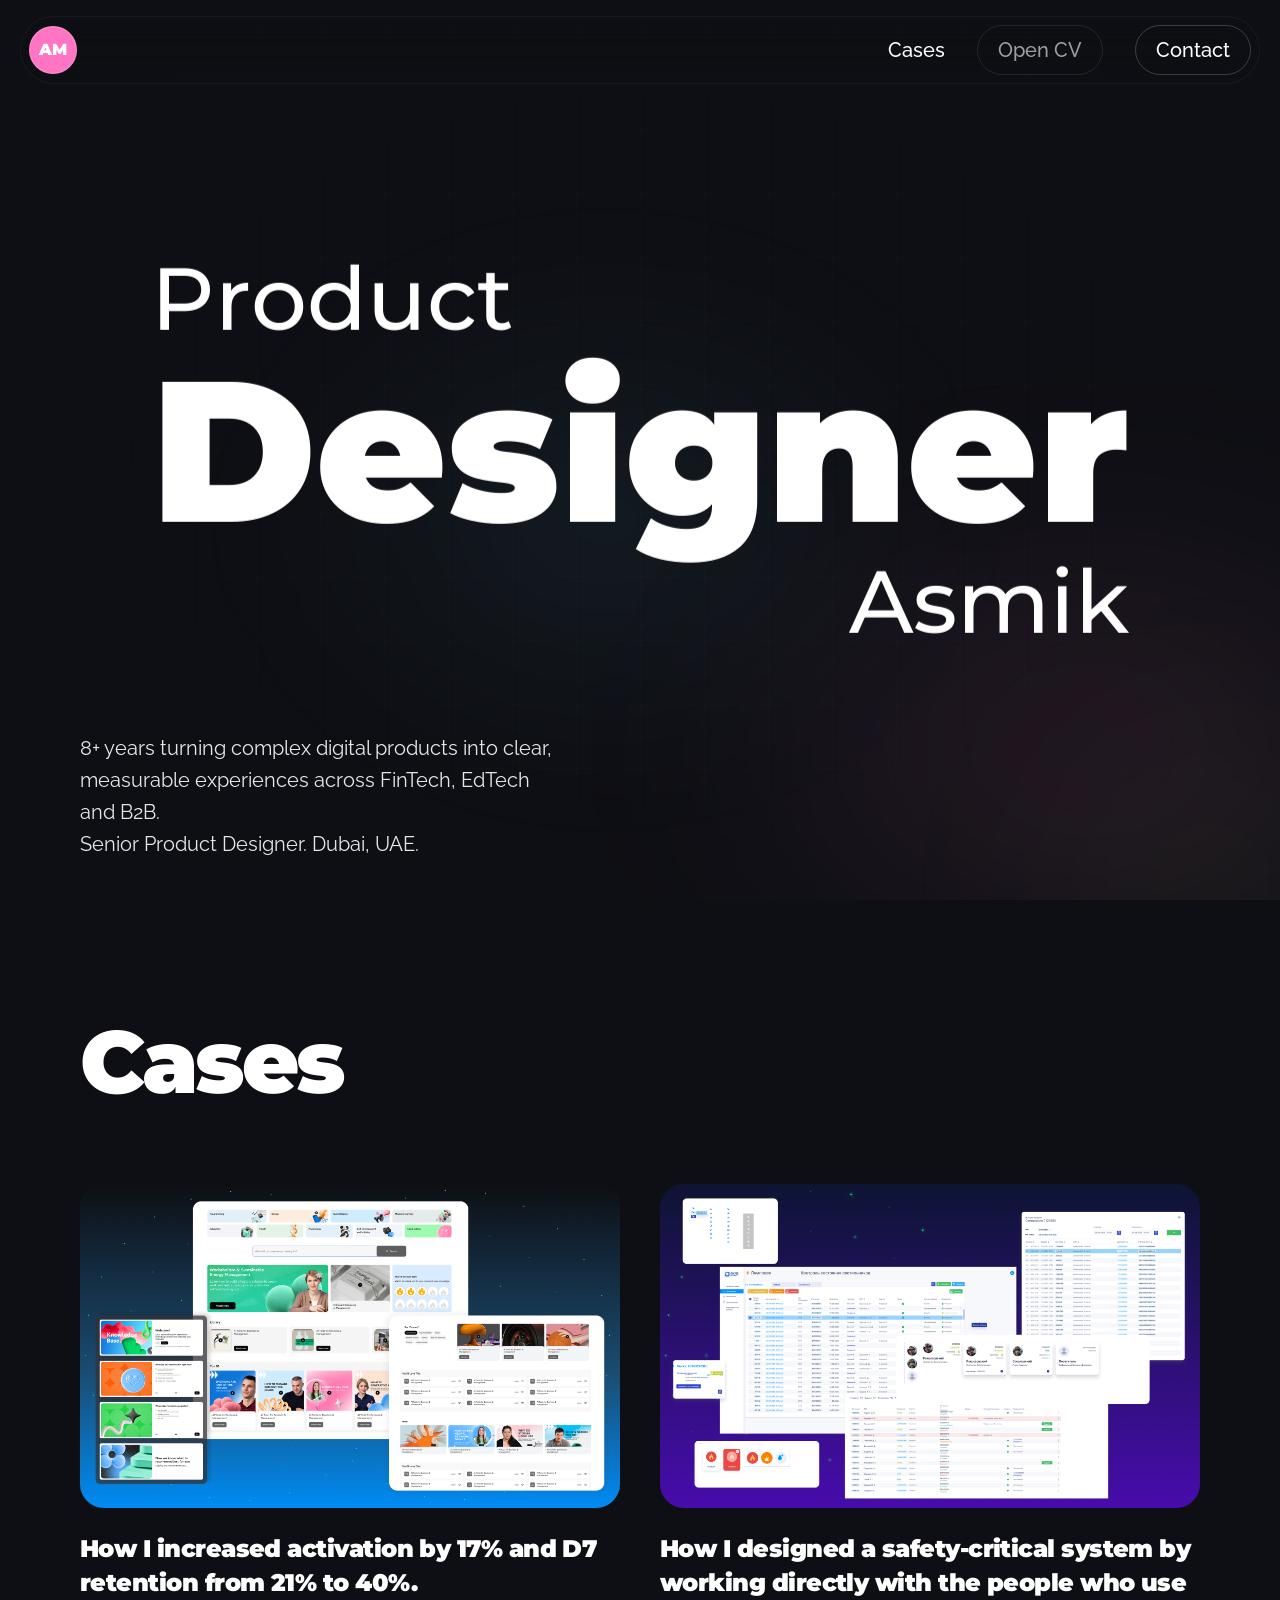
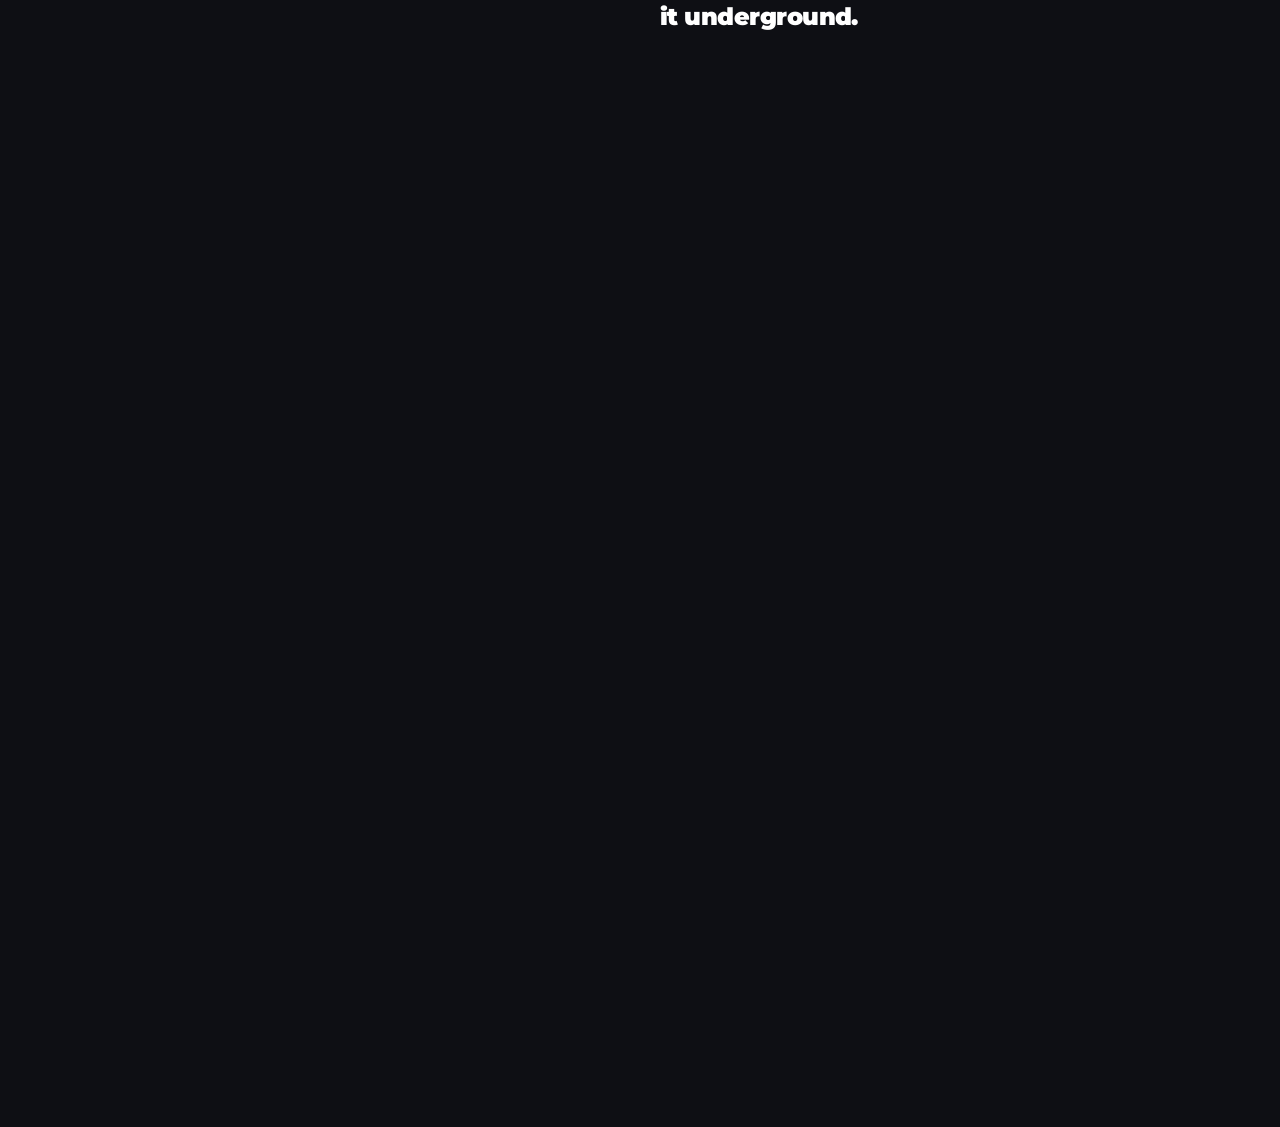
<file: index.html>
<!DOCTYPE html>
<html lang="en" style="background:#0e0f14">
<head>
  <meta charset="UTF-8" />
  <meta name="viewport" content="width=device-width, initial-scale=1.0, viewport-fit=cover" />
  <title>Asmik Mikaelian — Product Designer</title>
  <meta name="description" content="Senior Product Designer specialising in FinTech, EdTech and B2B. 8+ years turning complex flows into clear, measurable experiences." />
  <link rel="preconnect" href="https://fonts.googleapis.com" />
  <link rel="preconnect" href="https://fonts.gstatic.com" crossorigin />
  <link href="https://fonts.googleapis.com/css2?family=Montserrat:wght@500;900&family=Raleway:wght@400;500;600&family=Unbounded:wght@400;700&family=Instrument+Sans:ital,wght@0,400;0,500;0,600;0,700;1,400;1,500&family=IBM+Plex+Mono:wght@400&display=swap" rel="stylesheet" />
  <link rel="stylesheet" href="main.css" />
  <link rel="stylesheet" href="motion.css" />

  <style>
    /* ── Hero ── */
    .hero {
      position: relative;
      width: 100%;
      height: 100vh;
      min-height: 700px;
      display: flex;
      flex-direction: column;
      align-items: center;
      justify-content: flex-end;
      padding: 140px 80px 40px;
      overflow: hidden;
    }

    /* Ambient background blobs */
    .hero__bg {
      position: absolute;
      inset: 0;
      z-index: 0;
      pointer-events: none;
      overflow: hidden;
    }

    .hero__orb {
      position: absolute;
      border-radius: 50%;
      filter: blur(80px);
      pointer-events: none;
    }

    .hero__orb--1 {
      width: 900px;
      height: 600px;
      background: radial-gradient(ellipse, rgba(255, 117, 195, 0.10) 0%, transparent 70%);
      top: 50%;
      left: 50%;
      transform: translate(-50%, -50%);
      animation: orb-float-1 14s ease-in-out infinite alternate;
    }

    .hero__orb--2 {
      width: 700px;
      height: 500px;
      background: radial-gradient(ellipse, rgba(112, 226, 255, 0.07) 0%, transparent 70%);
      top: 30%;
      left: 20%;
      transform: translate(-50%, -50%);
      animation: orb-float-2 18s ease-in-out infinite alternate;
    }

    .hero__orb--3 {
      width: 500px;
      height: 500px;
      background: radial-gradient(ellipse, rgba(159, 255, 91, 0.04) 0%, transparent 70%);
      top: 70%;
      left: 75%;
      transform: translate(-50%, -50%);
      animation: orb-float-3 22s ease-in-out infinite alternate;
    }

    /* Subtle grid overlay */
    .hero__grid {
      position: absolute;
      inset: 0;
      z-index: 1;
      pointer-events: none;
      background-image:
        url("data:image/svg+xml,%3Csvg xmlns='http://www.w3.org/2000/svg' width='64' height='64'%3E%3Cpath d='M 64 0 L 0 0 0 64' fill='none' stroke='rgba(255,255,255,0.025)' stroke-width='1'/%3E%3C/svg%3E");
      background-size: 64px 64px;
      -webkit-mask-image: radial-gradient(ellipse 80% 80% at 50% 50%, black 40%, transparent 100%);
      mask-image: radial-gradient(ellipse 80% 80% at 50% 50%, black 40%, transparent 100%);
    }

    @keyframes orb-float-1 {
      0%   { transform: translate(-50%, -50%) scale(1); opacity: 0.7; }
      100% { transform: translate(-45%, -55%) scale(1.15); opacity: 1; }
    }
    @keyframes orb-float-2 {
      0%   { transform: translate(-50%, -50%) scale(0.9); opacity: 0.5; }
      100% { transform: translate(-40%, -60%) scale(1.1); opacity: 0.8; }
    }
    @keyframes orb-float-3 {
      0%   { transform: translate(-50%, -50%) scale(1.1); opacity: 0.4; }
      100% { transform: translate(-60%, -40%) scale(0.85); opacity: 0.7; }
    }

    /* Stacked title, centred */
    .hero__title {
      position: absolute;
      left: 50%;
      top: 50%;
      transform: translate(-50%, -50%);
      z-index: 3;
      display: flex;
      flex-direction: column;
      align-items: flex-start;
      pointer-events: none;
    }

    .hero__title-top {
      font-family: 'Montserrat', sans-serif;
      font-weight: 500;
      font-size: var(--display-hero-side-size);
      line-height: var(--display-hero-side-line-height);
      color: var(--headline-text);
      white-space: nowrap;
    }

    .hero__title-main {
      font-family: 'Montserrat', sans-serif;
      font-weight: 900;
      font-size: var(--display-hero-main-size);
      line-height: var(--display-hero-main-line-height);
      color: var(--headline-text);
      white-space: nowrap;
    }

    .hero__title-bottom {
      font-family: 'Montserrat', sans-serif;
      font-weight: 500;
      font-size: var(--display-hero-side-size);
      line-height: var(--display-hero-side-line-height);
      color: var(--headline-text);
      white-space: nowrap;
      align-self: flex-end;
    }

    /* Footer row */
    .hero__footer {
      position: relative;
      z-index: 2;
      width: 100%;
    }

    .hero__desc {
      font-family: 'Raleway', sans-serif;
      font-weight: 400;
      font-size: var(--display-hero-body-size);
      line-height: var(--display-hero-body-line-height);
      color: var(--main-text);
      max-width: 480px;
    }

    .hero__divider {
      display: flex;
      flex-direction: column;
      align-items: center;
      width: 106px;
    }

    .hero__divider-line {
      width: 2px;
      height: 80px;
      background: rgba(255, 255, 255, 0.12);
      position: relative;
      overflow: hidden;
    }

    .hero__divider-line::after {
      content: '';
      position: absolute;
      left: 0;
      width: 100%;
      height: 50%;
      top: -50%;
      background: linear-gradient(to bottom, transparent, rgba(255,255,255,0.9) 50%, transparent);
      animation: hero-scroll-sweep 2400ms ease-in infinite;
    }

    @keyframes hero-scroll-sweep {
      0%   { top: -50%; }
      67%  { top: 100%; }
      100% { top: 100%; }
    }

    .hero__socials {
      flex: 1;
      display: flex;
      gap: var(--space-40);
      justify-content: flex-end;
      font-family: 'Instrument Sans', sans-serif;
      font-weight: 500;
      font-size: var(--display-social-size);
      color: var(--headline-text);
    }

    .hero__socials a {
      transition: opacity 0.2s;
      text-decoration: none;
      color: inherit;
    }

    .hero__socials a:hover { opacity: 0.6; }

    /* ── Cases Section ── */
    .cases-section {
      padding: 120px 80px;
      display: flex;
      flex-direction: column;
      gap: 80px;
      width: 100%;
    }

    .cases-section__title {
      font-family: 'Montserrat', sans-serif;
      font-weight: 900;
      font-size: var(--display-page-title-size);
      line-height: var(--display-page-title-line-height);
      letter-spacing: var(--display-page-title-letter-spacing);
      color: var(--headline-text);
      white-space: nowrap;
    }

    .cases-grid {
      display: grid;
      grid-template-columns: 1fr 1fr;
      gap: 80px 40px;
      width: 100%;
    }

    /* Card placeholder gradient fills */
    .card__picture--fintech {
      background: linear-gradient(135deg, #1a1b2e 0%, #0f1729 40%, #16203a 100%);
    }
    .card__picture--fintech::after {
      content: '';
      position: absolute;
      inset: 0;
      background:
        radial-gradient(ellipse 60% 60% at 70% 40%, rgba(112, 181, 255, 0.15) 0%, transparent 70%),
        radial-gradient(ellipse 40% 50% at 20% 70%, rgba(255, 117, 195, 0.08) 0%, transparent 70%);
    }

    .card__picture--edtech {
      background: linear-gradient(135deg, #1a2a1a 0%, #0f1f10 40%, #162416 100%);
    }
    .card__picture--edtech::after {
      content: '';
      position: absolute;
      inset: 0;
      background:
        radial-gradient(ellipse 60% 60% at 30% 40%, rgba(159, 255, 91, 0.12) 0%, transparent 70%),
        radial-gradient(ellipse 40% 50% at 70% 70%, rgba(255, 232, 63, 0.06) 0%, transparent 70%);
    }

    .card__picture--b2b {
      background: linear-gradient(135deg, #1e1a2a 0%, #160f22 40%, #1c1630 100%);
    }
    .card__picture--b2b::after {
      content: '';
      position: absolute;
      inset: 0;
      background:
        radial-gradient(ellipse 60% 60% at 50% 40%, rgba(255, 117, 195, 0.10) 0%, transparent 70%),
        radial-gradient(ellipse 40% 50% at 20% 70%, rgba(112, 226, 255, 0.07) 0%, transparent 70%);
    }

    .card__picture--enterprise {
      background: linear-gradient(135deg, #1a1e2a 0%, #0f1320 40%, #141929 100%);
    }
    .card__picture--enterprise::after {
      content: '';
      position: absolute;
      inset: 0;
      background:
        radial-gradient(ellipse 70% 50% at 60% 40%, rgba(255, 166, 71, 0.10) 0%, transparent 70%),
        radial-gradient(ellipse 40% 60% at 20% 60%, rgba(112, 226, 255, 0.07) 0%, transparent 70%);
    }

    /* Placeholder text centred in the card */
    .card__placeholder-label {
      position: absolute;
      inset: 0;
      z-index: 2;
      display: flex;
      align-items: center;
      justify-content: center;
      font-family: 'IBM Plex Mono', monospace;
      font-size: 12px;
      text-transform: uppercase;
      letter-spacing: 0.15em;
      color: rgba(255,255,255,0.15);
      pointer-events: none;
    }

    /* ── Locked / Coming-soon cards ── */
    .card--locked {
      pointer-events: none;
      opacity: 1;
    }
    .card--locked .card__picture {
      position: relative;
    }
    .card--locked .card__picture::before {
      content: '';
      position: absolute;
      inset: 0;
      background: rgba(14, 15, 20, 0.55);
      z-index: 3;
      border-radius: inherit;
    }
    .card__lock-badge {
      position: absolute;
      top: 50%;
      left: 50%;
      transform: translate(-50%, -50%);
      z-index: 4;
      display: flex;
      flex-direction: column;
      align-items: center;
      gap: 10px;
    }
    .card__lock-icon {
      width: 44px;
      height: 44px;
      border-radius: 50%;
      background: rgba(255,255,255,0.08);
      border: 1px solid rgba(255,255,255,0.14);
      display: flex;
      align-items: center;
      justify-content: center;
      font-size: 18px;
    }
    .card__lock-label {
      font-family: 'IBM Plex Mono', monospace;
      font-size: 11px;
      letter-spacing: 0.18em;
      text-transform: uppercase;
      color: rgba(255,255,255,0.4);
      white-space: nowrap;
    }
    .card--locked .card__title {
      color: var(--tertiary-text);
    }

    /* ── Responsive ── */
    @media (max-width: 1200px) {
      .hero { padding: 120px 40px 32px; }
      .cases-section { padding: var(--space-40); gap: var(--space-48); }
    }

    @media (max-width: 809px) {
      .hero { padding: 110px 16px calc(32px + env(safe-area-inset-bottom, 0px)); height: 100svh; min-height: 480px; }
      .hero__title {
        width: min(447px, calc(100% - 32px));
        max-width: 447px;
        top: calc(50% - 40px);
      }
      .cases-section { padding: 48px var(--space-16) var(--space-40); gap: var(--space-40); }
      .cases-grid { grid-template-columns: 1fr; gap: var(--space-40); }
      .cases-section__title { white-space: normal; }
    }

    @media (max-width: 480px) {
      .navbar__link { display: none; }
      .navbar__right { gap: 8px; }
      .navbar__btn { padding: 8px 12px; font-size: 13px; }
    }

    @media (max-width: 395px) {
      .hero { padding: 90px 16px calc(24px + env(safe-area-inset-bottom, 0px)); }
      .hero__title-main { font-size: clamp(48px, 15.5vw, 70px); }
    }

    /* ── Hero flash images ── */
    .hero__flash-wrap {
      position: fixed;
      width: 200px;
      pointer-events: none;
      z-index: 1;
      opacity: 0;
      transition: opacity 0.05s ease;
      transform: translate(-50%, -110%);
    }
    .hero__flash-wrap.is-active { opacity: 1; }
    .hero__flash-img {
      width: 100%;
      border-radius: 16px;
      display: block;
      object-fit: cover;
      box-shadow: 0 12px 40px rgba(0,0,0,0.45);
    }

    /* ── Hero text hover motion ── */
    .hero__title {
      pointer-events: auto !important;
      cursor: default;
    }

    .hero__title-top,
    .hero__title-main,
    .hero__title-bottom {
      will-change: transform;
    }

    .hero__title .char {
      display: inline-block;
      transition: transform 1.1s cubic-bezier(0.16, 1, 0.3, 1),
                  color 0.6s ease,
                  -webkit-text-stroke 0.6s ease;
      transition-delay: calc(var(--i) * 0.06s);
    }

    .hero__title:hover .hero__title-main .char {
      color: transparent;
      -webkit-text-stroke: 2px var(--headline-text, #fff);
      transition-delay: calc(var(--i) * 0.07s);
    }

    .hero__title:hover .hero__title-top .char {
      transform: translateY(-9px) rotate(-1.5deg);
      color: var(--accent, #ff75c3);
      transition-delay: calc(var(--i) * 0.055s);
    }


    .hero__title:hover .hero__title-bottom .char {
      transform: translateY(-9px) rotate(1.5deg);
      color: var(--accent, #ff75c3);
      transition-delay: calc((4 - var(--i)) * 0.07s);
    }

    /* ── LinkedIn Banner ── */
    .linkedin-banner-wrap {
      padding: 0 80px 80px;
      max-width: 50%;
      margin: 0 auto;
    }
    .linkedin-banner {
      display: block;
      position: relative;
      border-radius: 32px;
      overflow: hidden;
      text-decoration: none;
    }
    .linkedin-banner img {
      display: block;
      width: 100%;
      height: auto;
      transition: transform 700ms cubic-bezier(0.16, 1, 0.3, 1);
    }
    .linkedin-banner:hover img { transform: scale(1.03); }
    @media (max-width: 640px) {
      .linkedin-banner-wrap { padding: 0 20px 60px; }
      .linkedin-banner { border-radius: 20px; }
    }
  </style>
</head>
<body>

  <!-- ── Page Loader ── -->
  <div id="pageLoader" class="page-loader">
    <div class="loader-mark">AM<span>.</span></div>
  </div>
  <script>
    (function() {
      var loader = document.getElementById('pageLoader');
      if (sessionStorage.getItem('am_visited')) {
        loader.style.transition = 'none';
        loader.classList.add('is-hidden');
      } else {
        window.addEventListener('load', function() {
          setTimeout(function() {
            loader.classList.add('is-hidden');
            sessionStorage.setItem('am_visited', '1');
          }, 700);
        });
      }
    })();
  </script>

  <!-- ── Navbar ── -->
  <div id="navbarWrap" class="navbar-wrap">
    <nav class="navbar">
      <a href="index.html" class="navbar__logo" aria-label="Home">AM</a>
      <div class="navbar__right">
        <a href="#cases" class="navbar__link">Cases</a>
        <a href="https://asmikmk.github.io/Portfolio2/Asmik_CV.pdf" class="navbar__btn navbar__btn--cv" target="_blank" rel="noopener">Open CV</a>
        <a href="mailto:asmikpod@gmail.com" class="navbar__btn" data-magnetic>Contact</a>
      </div>
    </nav>
  </div>

  <script>
    (function() {
      var wrap      = document.getElementById('navbarWrap');
      var ticking   = false;
      var compact   = false;
      var SHRINK_AT = 60;   /* scrollY to shrink */
      var GROW_AT   = 30;   /* scrollY to restore (hysteresis) */

      function update() {
        var y = window.scrollY;
        if (!compact && y > SHRINK_AT) {
          compact = true;
          wrap.classList.add('is-compact');
        } else if (compact && y < GROW_AT) {
          compact = false;
          wrap.classList.remove('is-compact');
        }
        ticking = false;
      }

      window.addEventListener('scroll', function() {
        if (!ticking) { requestAnimationFrame(update); ticking = true; }
      }, { passive: true });
    })();
  </script>

  <!-- Custom cursor for case cards -->
  <div id="cardCursor" class="card-cursor" aria-hidden="true">
    <span class="card-cursor__text">View</span>
    <span class="card-cursor__arrow">→</span>
  </div>

  <button id="scrollTop" class="scroll-top" aria-label="Back to top">↑</button>

  <div class="page">

    <!-- ══ HERO ══════════════════════════════════════════════════════ -->
    <section class="hero">

      <!-- Ambient background -->
      <div class="hero__bg">
        <div class="hero__orb hero__orb--1"></div>
        <div class="hero__orb hero__orb--2"></div>
        <div class="hero__orb hero__orb--3"></div>
        <div class="hero__grid"></div>
      </div>

      <!-- Stacked display title -->
      <div class="hero__title">
        <span class="hero__title-top">Product</span>
        <span class="hero__title-main">Designer</span>
        <span class="hero__title-bottom">Asmik</span>
      </div>

      <!-- Footer row -->
      <footer class="hero__footer">
        <p class="hero__desc">
          8+ years turning complex digital products into clear, measurable experiences across FinTech, EdTech and B2B.<br>
          Senior Product Designer. Dubai, UAE.
        </p>
      </footer>
    </section>

    <!-- ══ CASES ══════════════════════════════════════════════════════ -->
    <section class="cases-section" id="cases">
      <h2 class="cases-section__title" data-reveal="up">Cases</h2>

      <div class="cases-grid">

        <!-- Case 1 — Netology / EdTech -->
        <a href="case-netology.html" class="card" data-case-card data-reveal="up" data-delay="1">
          <div class="card__picture">
            <img src="NetoCase/Main_Top_Tittle.png" alt="Netology — Activation and Retention" loading="lazy">
          </div>
          <div class="card__description">
            <h3 class="card__title">How I increased activation by 17% and D7 retention from 21% to 40%.</h3>
          </div>
        </a>

        <!-- Case 2 — minePASS / LAMP -->
        <a href="case-lamp.html" class="card" data-case-card data-reveal="up" data-delay="1">
          <div class="card__picture">
            <img src="LAMP/MainPass_Main.png" alt="minePASS — Lamp Room management system" loading="lazy">
          </div>
          <div class="card__description">
            <h3 class="card__title">How I designed a safety-critical system by working directly with the people who use it underground.</h3>
          </div>
        </a>

        <!-- Case 3 — TaxTank -->
        <a href="case-taxtank.html" class="card" data-case-card data-reveal="up" data-delay="1">
          <div class="card__picture">
            <img src="TaxTankCase/TaxTank_Main.png" alt="TaxTank — Dashboard redesign for clarity" loading="lazy">
          </div>
          <div class="card__description">
            <h3 class="card__title">How I redesigned a complex tax dashboard so users could finally understand it.</h3>
          </div>
        </a>

        <!-- Case 4 — Tickeron / Mobile -->
        <a href="case-tickron.html" class="card" data-case-card data-reveal="up" data-delay="1">
          <div class="card__picture">
            <img src="MobileApp/Main_Top_Tittle.png" alt="Tickeron — Mobile experience redesign" loading="lazy">
          </div>
          <div class="card__description">
            <h3 class="card__title">How user drop-off led us to redesign the entire mobile experience.</h3>
          </div>
        </a>

      </div>
    </section>

  </div><!-- /.page -->

  <!-- ── LinkedIn Banner ── -->
  <div class="linkedin-banner-wrap" data-reveal="up">
    <a href="https://www.linkedin.com/in/asmik-mikaelian-69164b322/" target="_blank" rel="noopener" class="linkedin-banner" data-case-card aria-label="View Asmik Mikaelian on LinkedIn">
      <img src="LInkedIN.png" alt="Asmik Mikaelian — LinkedIn Profile" />
    </a>
  </div>

  <!-- ── Footer ── -->
  <footer class="site-footer" data-reveal="fade">

    <span class="site-footer__name">Asmik Mikaelian</span>
    <div class="site-footer__links">
      <a href="mailto:asmikpod@gmail.com" class="site-footer__link">asmikpod@gmail.com</a>
    </div>
    <span class="site-footer__copy">© 2026 Asmik Mikaelian</span>
  </footer>

  <script src="motion.js"></script>
</body>
</html>
</file>
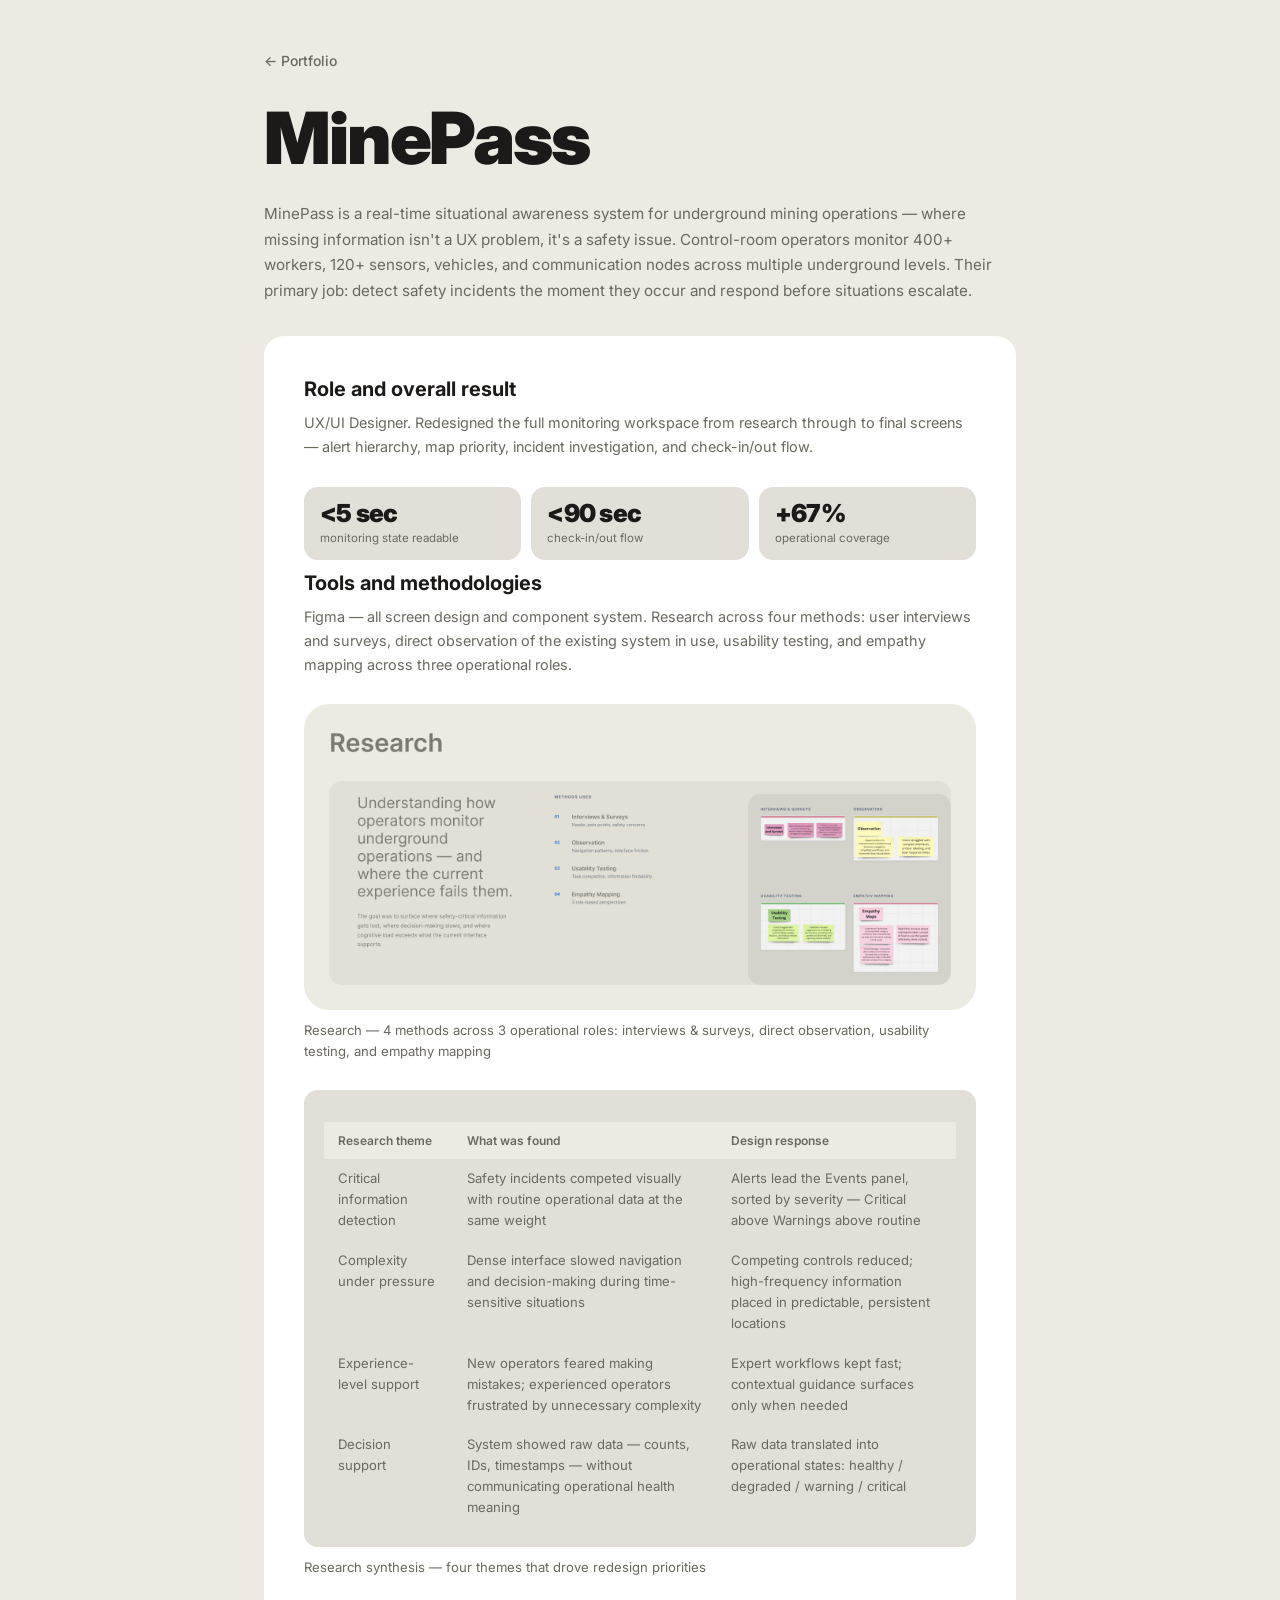
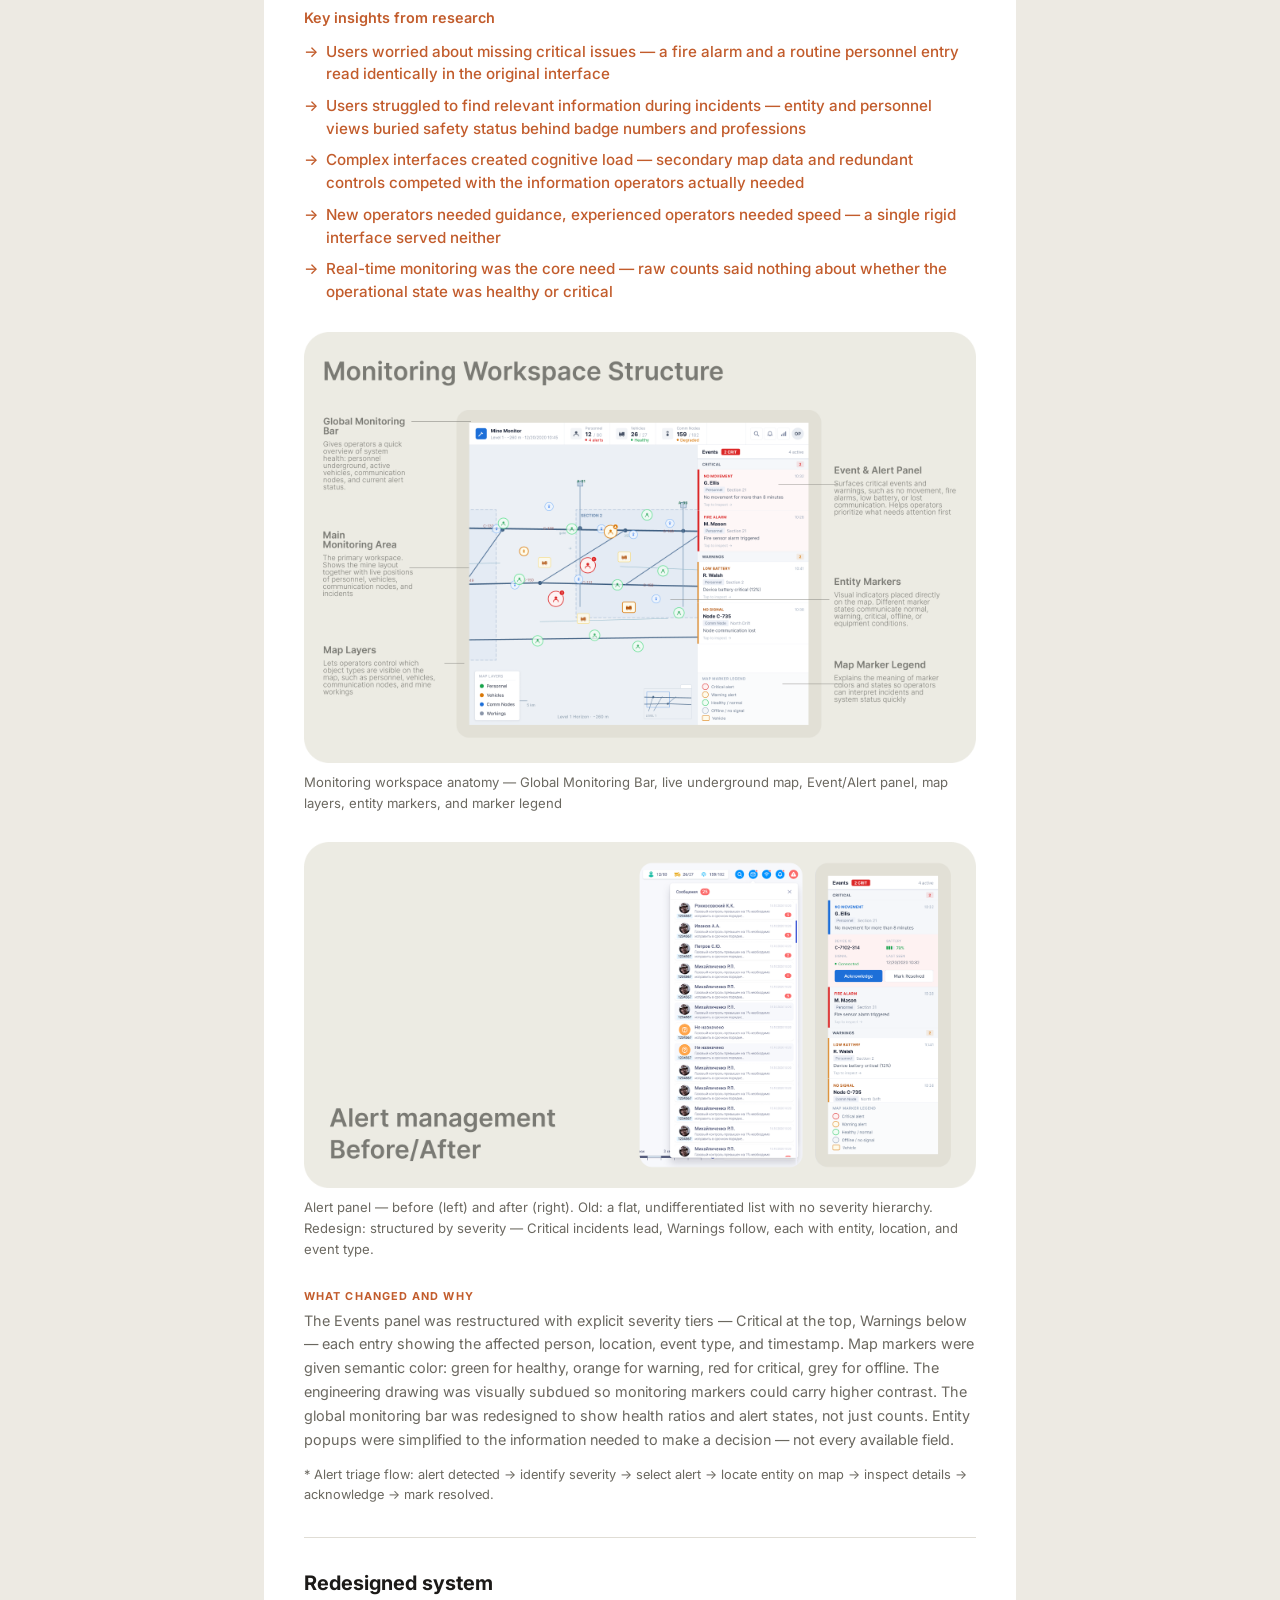
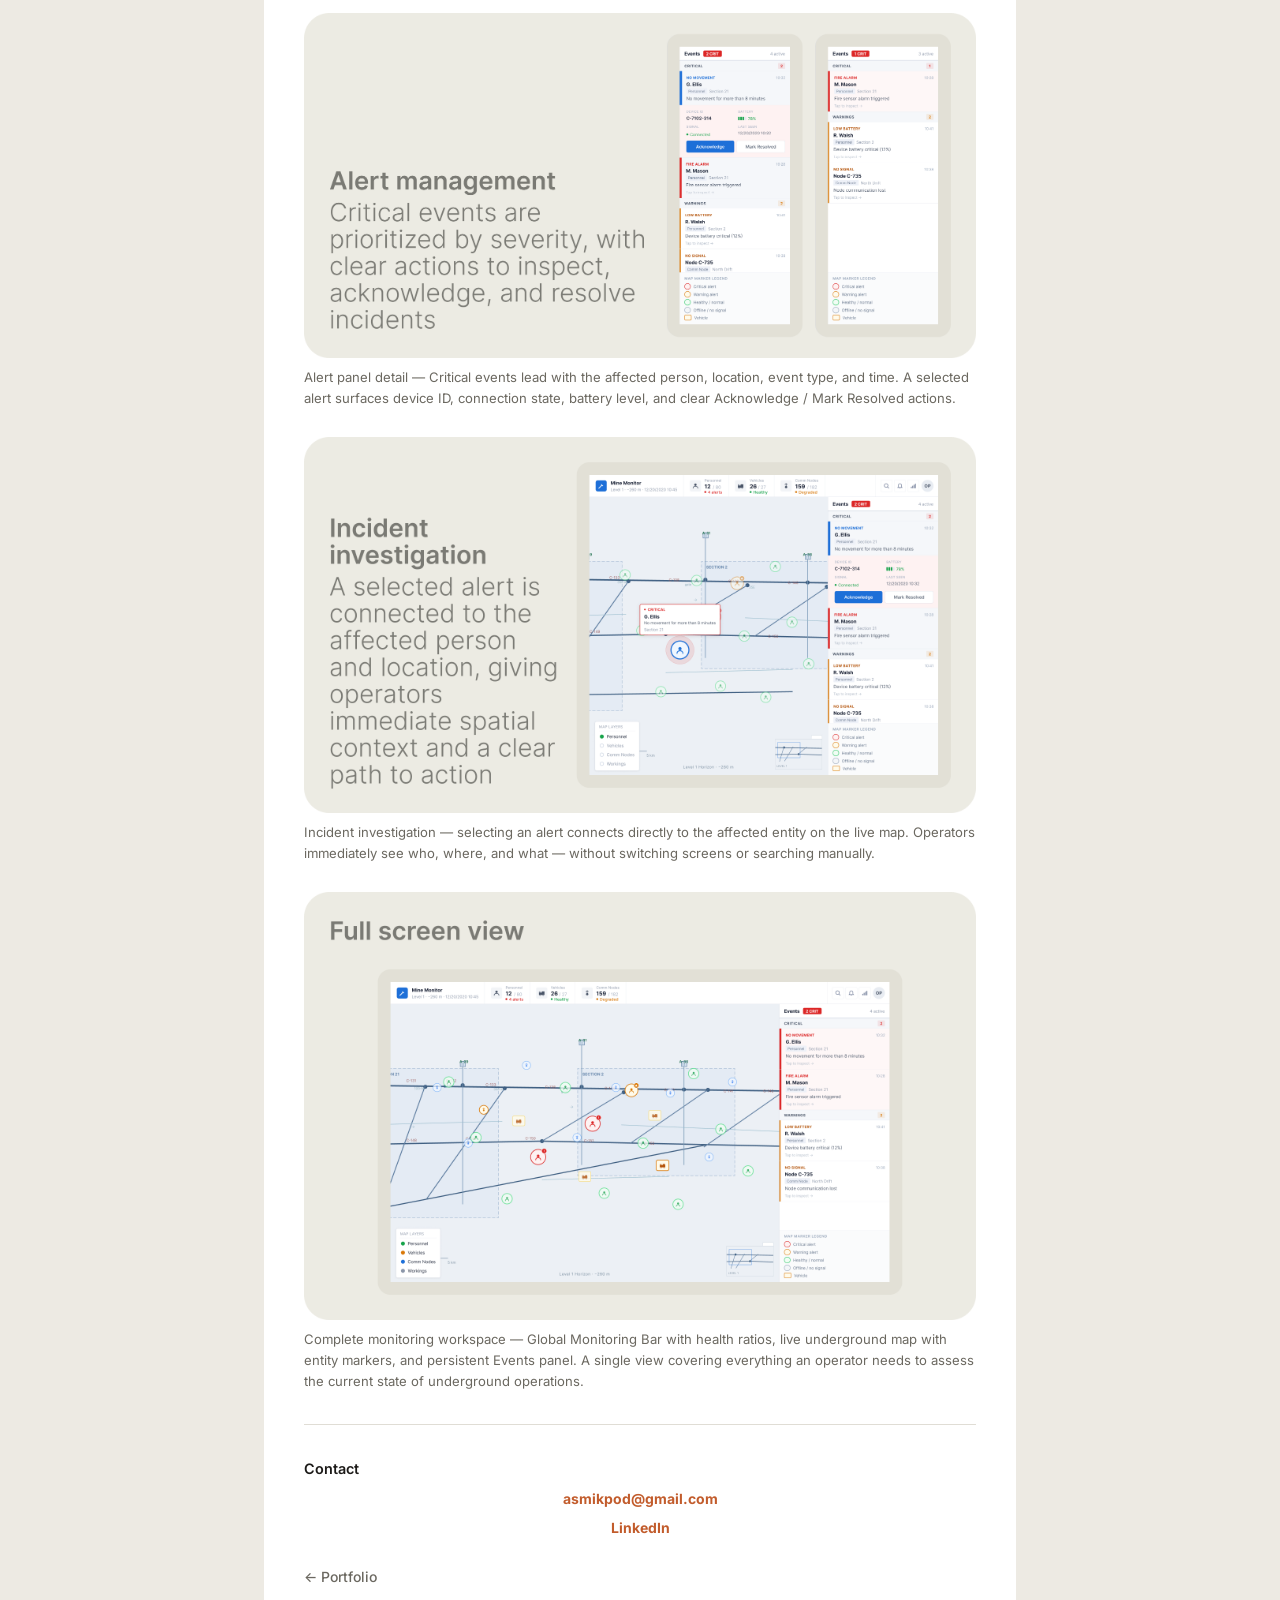
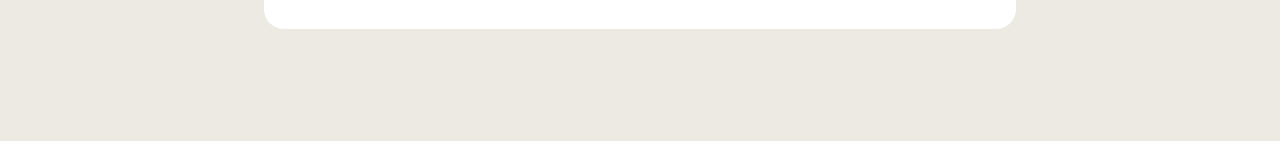
<file: case-monitoring.html>
<!DOCTYPE html>
<html lang="en">
<head>
  <meta charset="UTF-8">
  <meta name="viewport" content="width=device-width, initial-scale=1.0">
  <title>MinePass — Designing a real-time monitoring system for underground operations</title>
  <meta name="description" content="Asmik Mikaelian — MinePass case study. Safety-critical enterprise UX for underground mine operations: real-time monitoring of 400+ workers, alert triage, and incident investigation.">
  <link rel="preconnect" href="https://fonts.googleapis.com">
  <link rel="preconnect" href="https://fonts.gstatic.com" crossorigin>
  <link href="https://fonts.googleapis.com/css2?family=Inter:wght@400;500;600;700;800;900&display=swap" rel="stylesheet">
  <link rel="stylesheet" href="styles.css">
</head>
<body>
  <div class="page">

    <a href="index.html" class="back-link">← Portfolio</a>

    <h1 class="display-title">MinePass</h1>

    <p class="page-desc">
      MinePass is a real-time situational awareness system for underground mining operations — where missing information isn't a UX problem, it's a safety issue. Control-room operators monitor 400+ workers, 120+ sensors, vehicles, and communication nodes across multiple underground levels. Their primary job: detect safety incidents the moment they occur and respond before situations escalate.
    </p>

    <div class="main-card">

      <!-- ── ROLE AND OVERALL RESULT ───── -->
      <h2 class="section-heading" style="margin-bottom:0.5rem;">Role and overall result</h2>
      <p class="muted mb-lg">UX/UI Designer. Redesigned the full monitoring workspace from research through to final screens — alert hierarchy, map priority, incident investigation, and check-in/out flow.</p>

      <div class="impact-grid">
        <div class="impact-item">
          <p class="impact-number">&lt;5 sec</p>
          <p class="impact-label">monitoring state readable</p>
        </div>
        <div class="impact-item">
          <p class="impact-number">&lt;90 sec</p>
          <p class="impact-label">check-in/out flow</p>
        </div>
        <div class="impact-item">
          <p class="impact-number">+67%</p>
          <p class="impact-label">operational coverage</p>
        </div>
      </div>

      <!-- ── TOOLS AND METHODOLOGIES ───── -->
      <h2 class="section-heading" style="margin-bottom:0.5rem;">Tools and methodologies</h2>
      <p class="muted mb-lg">Figma — all screen design and component system. Research across four methods: user interviews and surveys, direct observation of the existing system in use, usability testing, and empathy mapping across three operational roles.</p>

      <!-- ── RESEARCH VISUAL ────────────── -->
      <img src="img/MonitoringSys_Portfolio/Monitoring_6.png" alt="Research overview" class="case-img">
      <p class="img-caption">Research — 4 methods across 3 operational roles: interviews & surveys, direct observation, usability testing, and empathy mapping</p>

      <!-- ── RESEARCH SYNTHESIS TABLE ───── -->
      <div style="background:var(--inner); border-radius:var(--radius-md); padding:1.25rem; margin-bottom:0.6rem; overflow-x:auto;">
        <table class="research-table">
          <thead>
            <tr>
              <th>Research theme</th>
              <th>What was found</th>
              <th>Design response</th>
            </tr>
          </thead>
          <tbody>
            <tr>
              <td>Critical information detection</td>
              <td>Safety incidents competed visually with routine operational data at the same weight</td>
              <td>Alerts lead the Events panel, sorted by severity — Critical above Warnings above routine</td>
            </tr>
            <tr>
              <td>Complexity under pressure</td>
              <td>Dense interface slowed navigation and decision-making during time-sensitive situations</td>
              <td>Competing controls reduced; high-frequency information placed in predictable, persistent locations</td>
            </tr>
            <tr>
              <td>Experience-level support</td>
              <td>New operators feared making mistakes; experienced operators frustrated by unnecessary complexity</td>
              <td>Expert workflows kept fast; contextual guidance surfaces only when needed</td>
            </tr>
            <tr>
              <td>Decision support</td>
              <td>System showed raw data — counts, IDs, timestamps — without communicating operational health meaning</td>
              <td>Raw data translated into operational states: healthy / degraded / warning / critical</td>
            </tr>
          </tbody>
        </table>
      </div>
      <p class="img-caption">Research synthesis — four themes that drove redesign priorities</p>

      <!-- ── INSIGHTS ───────────────────── -->
      <p class="meta-label" style="color:var(--accent); margin-bottom:0.5rem; margin-top:0.75rem;">Key insights from research</p>
      <ul class="insights-list mb-lg">
        <li>Users worried about missing critical issues — a fire alarm and a routine personnel entry read identically in the original interface</li>
        <li>Users struggled to find relevant information during incidents — entity and personnel views buried safety status behind badge numbers and professions</li>
        <li>Complex interfaces created cognitive load — secondary map data and redundant controls competed with the information operators actually needed</li>
        <li>New operators needed guidance, experienced operators needed speed — a single rigid interface served neither</li>
        <li>Real-time monitoring was the core need — raw counts said nothing about whether the operational state was healthy or critical</li>
      </ul>

      <!-- ── WORKSPACE ANATOMY (SCHEME) ── -->
      <img src="img/MonitoringSys_Portfolio/Monitoring_1.png" alt="Monitoring workspace anatomy" class="case-img">
      <p class="img-caption" style="margin-bottom:1.75rem;">Monitoring workspace anatomy — Global Monitoring Bar, live underground map, Event/Alert panel, map layers, entity markers, and marker legend</p>

      <!-- ── BEFORE / AFTER ─────────────── -->
      <img src="img/MonitoringSys_Portfolio/Monitoring_2.png" alt="Alert panel — before and after" class="case-img">
      <p class="img-caption">Alert panel — before (left) and after (right). Old: a flat, undifferentiated list with no severity hierarchy. Redesign: structured by severity — Critical incidents lead, Warnings follow, each with entity, location, and event type.</p>

      <!-- ── WHAT IMPROVED ──────────────── -->
      <div class="pid-block">
        <p class="pid-label">What changed and why</p>
        <p class="pid-text">The Events panel was restructured with explicit severity tiers — Critical at the top, Warnings below — each entry showing the affected person, location, event type, and timestamp. Map markers were given semantic color: green for healthy, orange for warning, red for critical, grey for offline. The engineering drawing was visually subdued so monitoring markers could carry higher contrast. The global monitoring bar was redesigned to show health ratios and alert states, not just counts. Entity popups were simplified to the information needed to make a decision — not every available field.</p>
      </div>
      <p class="note mb-lg">* Alert triage flow: alert detected → identify severity → select alert → locate entity on map → inspect details → acknowledge → mark resolved.</p>

      <hr class="divider">

      <!-- ── REDESIGNED SYSTEM ───────────── -->
      <h2 class="section-heading" style="margin-bottom:1rem;">Redesigned system</h2>

      <img src="img/MonitoringSys_Portfolio/Monitoring_3.png" alt="Alert management — detail" class="case-img">
      <p class="img-caption">Alert panel detail — Critical events lead with the affected person, location, event type, and time. A selected alert surfaces device ID, connection state, battery level, and clear Acknowledge / Mark Resolved actions.</p>

      <img src="img/MonitoringSys_Portfolio/Monitoring_4.png" alt="Incident investigation — alert connected to map" class="case-img">
      <p class="img-caption">Incident investigation — selecting an alert connects directly to the affected entity on the live map. Operators immediately see who, where, and what — without switching screens or searching manually.</p>

      <img src="img/MonitoringSys_Portfolio/Monitoring_5.png" alt="Full monitoring workspace" class="case-img" style="margin-bottom:0;">
      <p class="img-caption">Complete monitoring workspace — Global Monitoring Bar with health ratios, live underground map with entity markers, and persistent Events panel. A single view covering everything an operator needs to assess the current state of underground operations.</p>

      <hr class="divider">

      <p class="meta-label">Contact</p>
      <div class="hero-links" style="margin-top:0.5rem; margin-bottom:1.5rem;">
        <a href="mailto:asmikpod@gmail.com">asmikpod@gmail.com</a>
        <a href="https://www.linkedin.com/in/asmik-mikaelian-69164b322/" target="_blank" rel="noopener">LinkedIn</a>
      </div>

      <a href="index.html" class="back-link" style="margin-bottom:0;">← Portfolio</a>

    </div>

  </div>
</body>
</html>
</file>
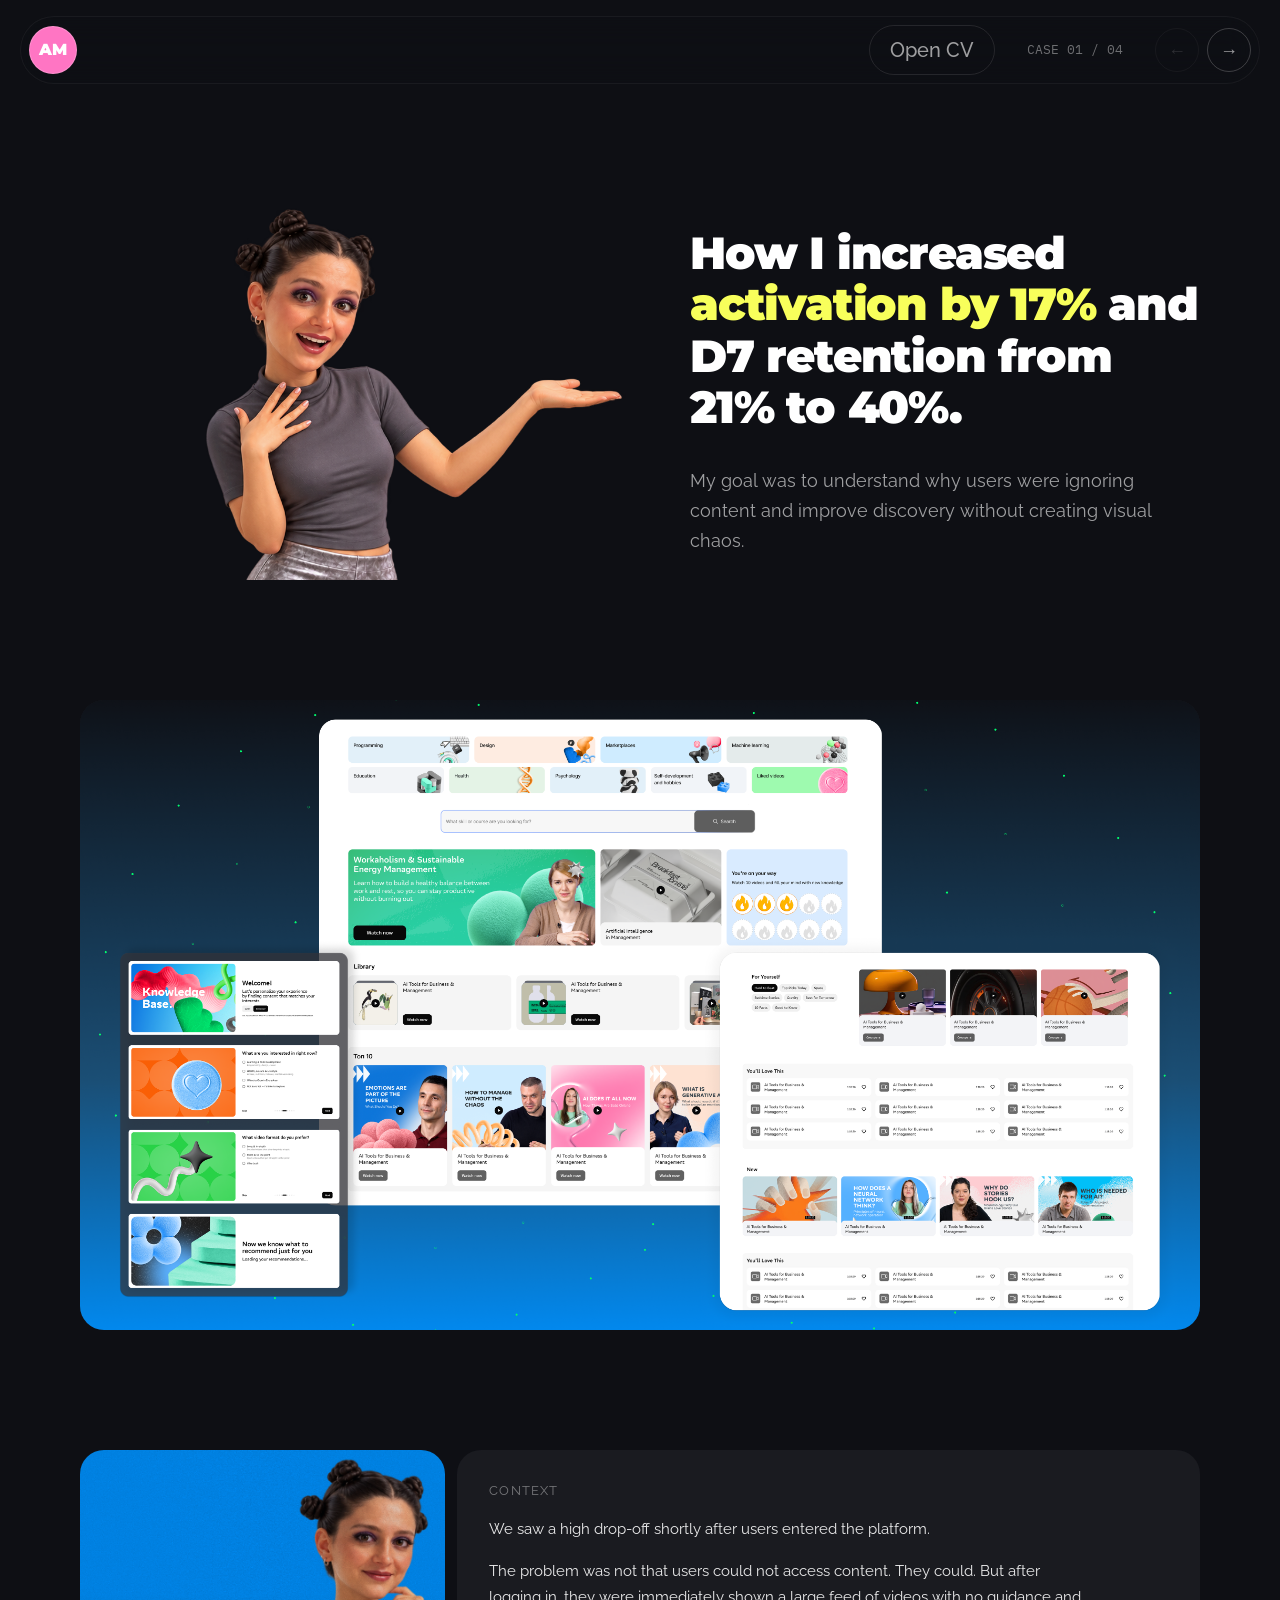
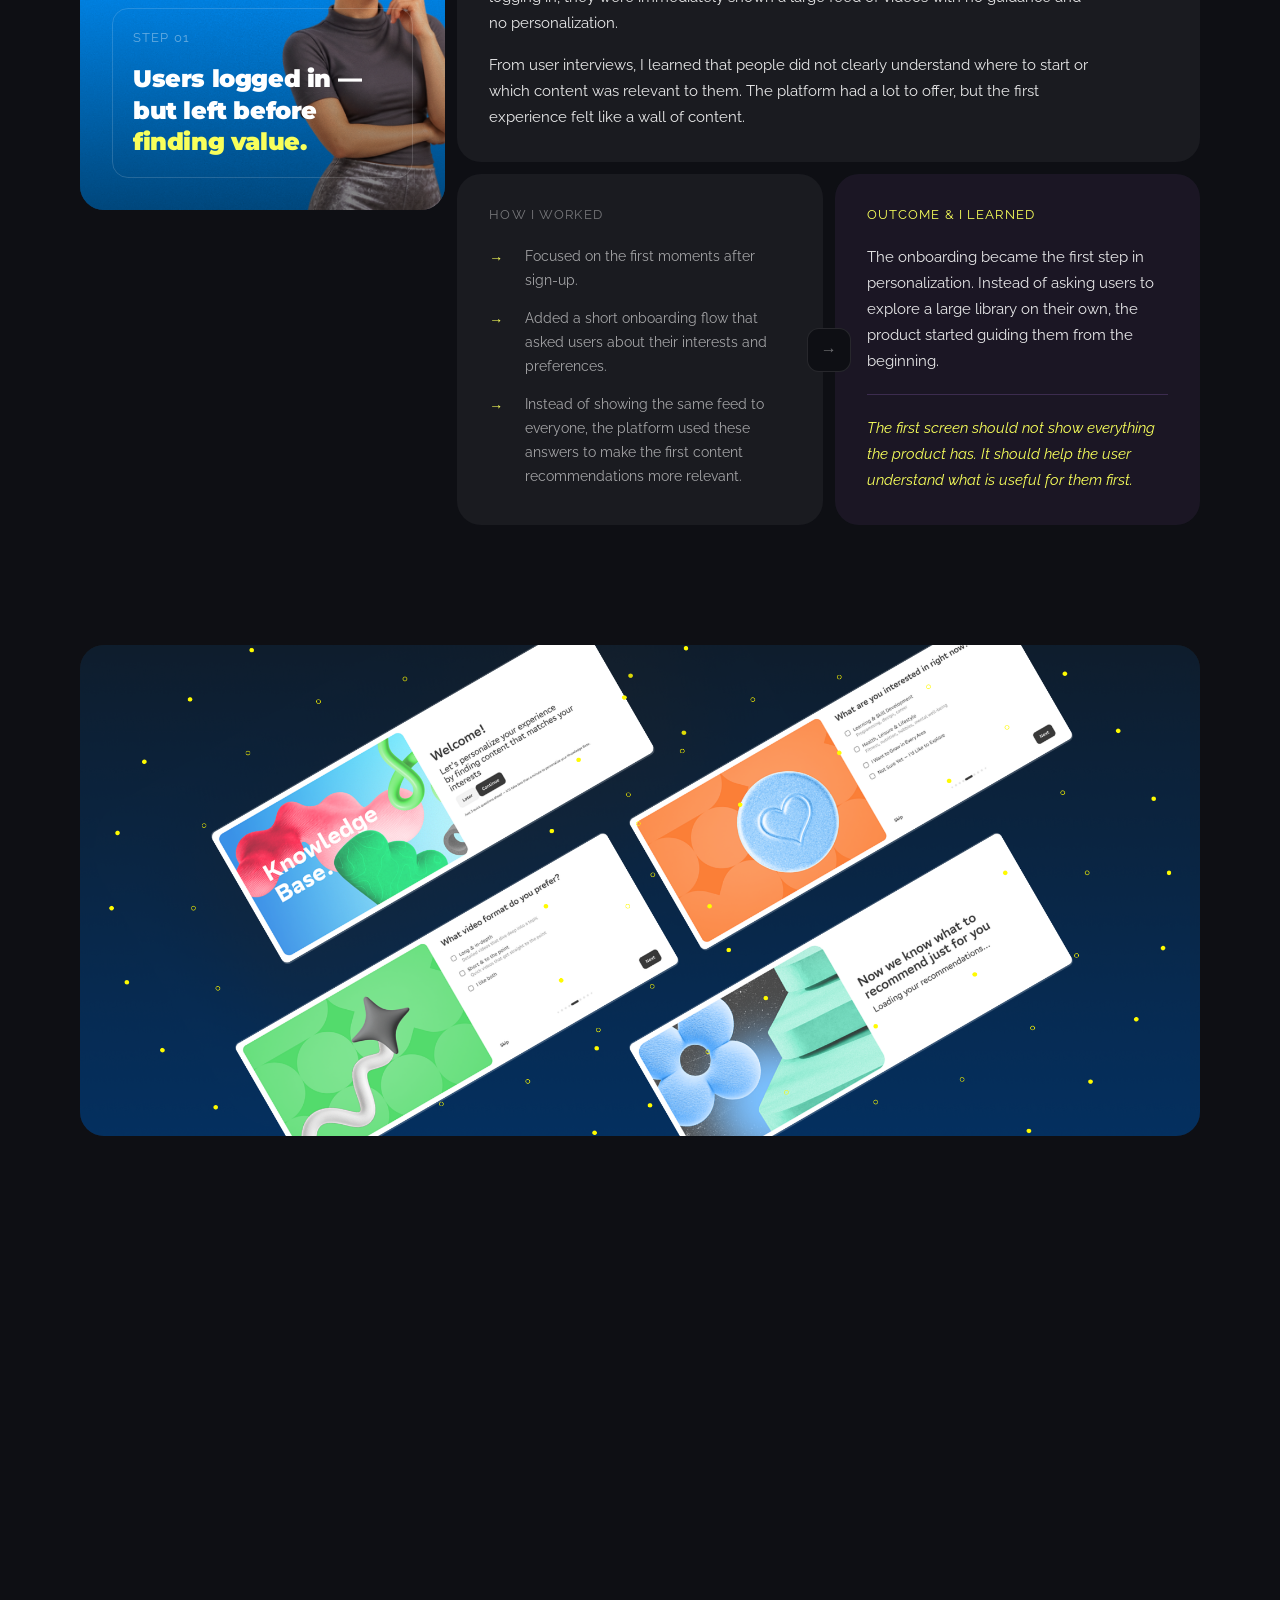
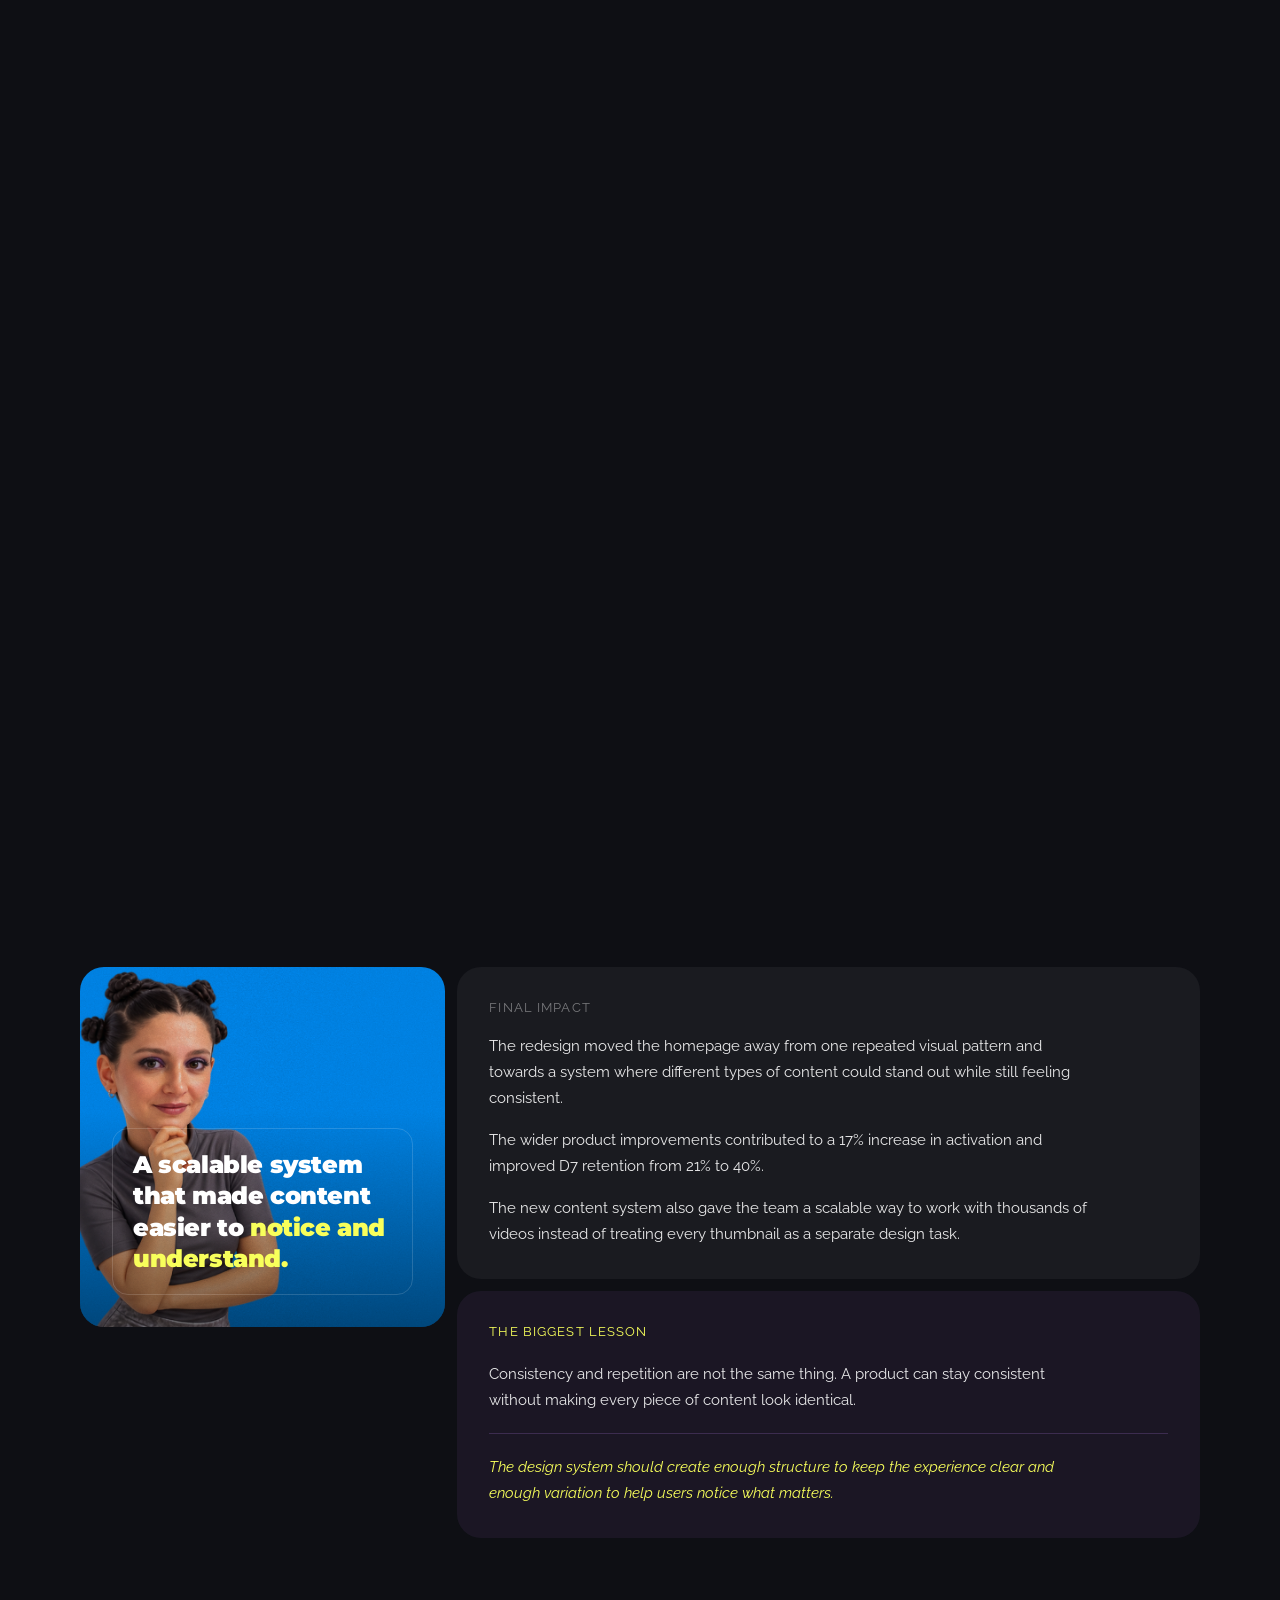
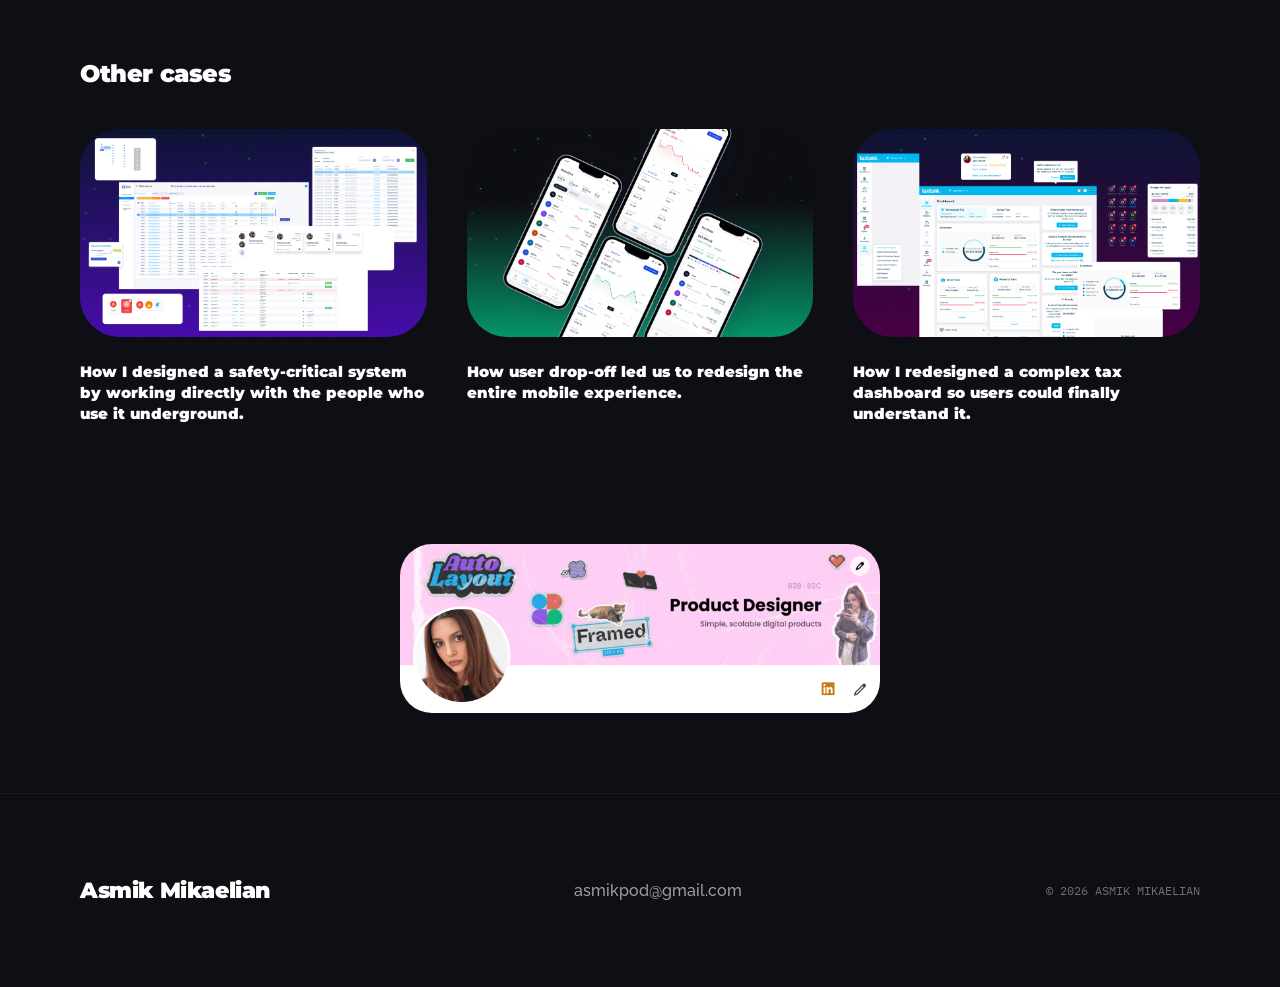
<file: case-netology.html>
<!DOCTYPE html>
<html lang="en" style="background:#0e0f14">
<head>
  <meta charset="UTF-8" />
  <meta name="viewport" content="width=device-width, initial-scale=1.0, viewport-fit=cover" />
  <title>Netology — Increasing Activation by 17% and D7 Retention from 21% to 40% · Asmik Mikaelian</title>
  <link rel="preconnect" href="https://fonts.googleapis.com" />
  <link rel="preconnect" href="https://fonts.gstatic.com" crossorigin />
  <link href="https://fonts.googleapis.com/css2?family=Montserrat:wght@900&family=Raleway:ital,wght@0,400;0,500;0,600;1,400&family=Instrument+Sans:ital,wght@0,400;0,500;0,600;0,700;1,400;1,500&family=IBM+Plex+Mono:wght@400&display=swap" rel="stylesheet" />
  <link rel="stylesheet" href="main.css" />
  <link rel="stylesheet" href="motion.css" />

  <style>
    body { font-family: 'Raleway', sans-serif; }

    :root { --case-accent: #f8ff5b; }
    .acc { color: var(--case-accent); }

    /* ── Page wrapper ── */
    .case-page {
      display: flex;
      flex-direction: column;
      gap: 120px;
    }

    /* ── Section wrappers ── */
    .cs {
      padding: 0 80px;
      display: flex;
      flex-direction: column;
      width: 100%;
    }

    .gallery-section {
      padding: 0 80px;
      display: flex;
      flex-direction: column;
      gap: 12px;
      width: 100%;
    }

    /* ── Hero ── */
    .hero-section { padding-top: 200px; }

    .case-hero__grid {
      display: grid;
      grid-template-columns: repeat(12, minmax(0, 1fr));
      column-gap: 80px;
      row-gap: 80px;
      width: 100%;
    }

    .case-hero__title-wrap  { grid-column: 1 / span 6; grid-row: 1; }
    .case-hero__rails       { grid-column: 7 / span 6; grid-row: 1; display: grid; grid-template-columns: 1fr 1fr; column-gap: 40px; row-gap: 40px; align-content: start; }
    .case-hero__description { grid-column: 1 / span 6; grid-row: 2; }
    .case-hero__metrics     { grid-column: 7 / span 6; grid-row: 2; display: grid; grid-template-columns: 1fr 1fr; gap: 40px 24px; align-content: start; }

    .case-hero__title {
      font-family: 'Montserrat', sans-serif;
      font-weight: 900;
      font-size: clamp(32px, 3.5vw, 52px);
      line-height: 1.15;
      letter-spacing: -1.2px;
      color: var(--headline-text);
    }

    .case-hero__rail { display: flex; flex-direction: column; gap: 8px; }
    .case-hero__rail-label {
      font-family: 'Raleway', sans-serif;
      font-size: 13px;
      letter-spacing: 1.12px;
      text-transform: uppercase;
      color: var(--tertiary-text);
      line-height: 1.4;
    }
    .case-hero__rail-value {
      font-family: 'Raleway', sans-serif;
      font-size: 16px;
      line-height: 28px;
      color: var(--secondary-text);
    }

    .case-hero__metric { display: flex; flex-direction: column; gap: 6px; }
    .case-hero__metric-value {
      font-family: 'Montserrat', sans-serif;
      font-weight: 900;
      font-size: 36px;
      line-height: 1.2;
      color: var(--headline-text);
    }
    .case-hero__metric-value--accent { color: var(--case-accent); }
    .case-hero__metric-label {
      font-family: 'Raleway', sans-serif;
      font-size: 13px;
      line-height: 20px;
      color: var(--tertiary-text);
    }

    /* ── Image cells ── */
    .img-cell {
      position: relative;
      border-radius: 24px;
      overflow: hidden;
      background: var(--card);
    }
    .img-cell img {
      position: absolute;
      inset: 0;
      width: 100%;
      height: 100%;
      object-fit: cover;
    }

    .gallery-col-2 {
      display: grid;
      grid-template-columns: 1fr 1fr;
      gap: 12px;
    }

    /* ── Story grid (12-col) ── */
    .story-grid {
      display: grid;
      grid-template-columns: repeat(12, minmax(0, 1fr));
      column-gap: 12px;
      align-items: start;
    }

    /* Left card: 4 cols — background image + label + headline */
    .story-card-left {
      grid-column: 1 / span 4;
      border-radius: 24px;
      overflow: hidden;
      position: relative;
      display: flex;
      flex-direction: column;
      padding: 32px;
      min-height: 360px;
    }
    .story-card-left__content {
      position: relative;
      z-index: 1;
      display: flex;
      flex-direction: column;
      gap: 16px;
      margin-top: auto;
      border: 1px solid rgba(255, 255, 255, 0.15);
      border-radius: 16px;
      padding: 20px;
    }
    .story-card-left__bg {
      position: absolute;
      inset: 0;
    }
    .story-card-left__bg img {
      width: 100%;
      height: 100%;
      object-fit: cover;
      object-position: top center;
    }
    /* Gradient fade so text reads over the image */
    .story-card-left::after {
      content: '';
      position: absolute;
      bottom: 0;
      left: 0;
      right: 0;
      height: 60%;
      background: linear-gradient(to top, rgba(0,0,0,0.45) 0%, transparent 100%);
      z-index: 0;
      pointer-events: none;
    }

    /* Right column: 8 cols */
    .story-card-right {
      grid-column: 5 / span 8;
      display: flex;
      flex-direction: column;
      gap: 12px;
    }

    /* Context card */
    .rail-sm {
      background: var(--card);
      border-radius: 24px;
      padding: 32px;
      display: flex;
      flex-direction: column;
      gap: 16px;
    }

    /* Context card with inline metric */
    .story-context-wide {
      background: var(--card);
      border-radius: 24px;
      padding: 32px;
      display: flex;
      gap: 48px;
      align-items: flex-start;
    }
    .story-context-wide__text { flex: 1; display: flex; flex-direction: column; gap: 16px; }
    .story-context-wide__metric { flex: 0 0 auto; display: flex; flex-direction: column; gap: 8px; }

    /* HOW / OUTCOME two-column panel */
    .story-2col {
      display: grid;
      grid-template-columns: 1fr 1fr;
      gap: 12px;
      position: relative;
    }
    .story-card-how {
      background: var(--card);
      border-radius: 24px;
      padding: 32px;
      display: flex;
      flex-direction: column;
      gap: 20px;
    }
    .story-card-out {
      background: rgba(192, 132, 252, 0.07);
      border-radius: 24px;
      padding: 32px;
      display: flex;
      flex-direction: column;
      gap: 20px;
    }

    /* Arrow connector between the two cards */
    .story-sep {
      position: absolute;
      left: 50%;
      top: 50%;
      transform: translate(-50%, -50%);
      width: 44px;
      height: 44px;
      background: var(--bg);
      border: 1px solid var(--border-10);
      border-radius: 12px;
      z-index: 2;
      display: flex;
      align-items: center;
      justify-content: center;
      font-size: 16px;
      color: var(--tertiary-text);
      pointer-events: none;
    }

    /* Italic divider inside outcome card */
    .story-divider {
      border-top: 1px solid rgba(192, 132, 252, 0.2);
      padding-top: 20px;
    }

    /* ── Typography tokens ── */
    .c-cap {
      font-family: 'Raleway', sans-serif;
      font-size: 13px;
      letter-spacing: 1.12px;
      text-transform: uppercase;
      color: var(--tertiary-text);
      line-height: 1.4;
    }
    .c-h2 {
      font-family: 'Montserrat', sans-serif;
      font-weight: 900;
      font-size: 24px;
      line-height: 1.3;
      letter-spacing: -0.4px;
      color: var(--headline-text);
    }
    .c-lead {
      font-family: 'Raleway', sans-serif;
      font-size: 18px;
      line-height: 30px;
      color: var(--main-text);
    }
    .c-body {
      font-family: 'Raleway', sans-serif;
      font-size: 16px;
      line-height: 28px;
      color: var(--secondary-text);
    }

    /* ── Metrics (large inline) ── */
    .metric__val {
      font-family: 'Montserrat', sans-serif;
      font-weight: 900;
      font-size: 36px;
      line-height: 1.2;
      color: var(--headline-text);
    }
    .metric__val--accent   { color: var(--case-accent); }
    .metric__val--positive { color: var(--positive); }
    .metric__cap {
      font-family: 'Raleway', sans-serif;
      font-size: 13px;
      line-height: 20px;
      color: var(--tertiary-text);
    }

    /* ── Bullets ── */
    .bullets { display: flex; flex-direction: column; gap: 14px; }
    .bullet  { display: flex; gap: 12px; align-items: flex-start; }
    .bullet__icon { font-size: 14px; line-height: 28px; flex-shrink: 0; color: var(--case-accent); }
    .bullet__text { font-family: 'Raleway', sans-serif; font-size: 14px; line-height: 24px; color: var(--secondary-text); }

    .story-card-right .c-lead { font-size: 15px; line-height: 26px; }

    /* ── Tags ── */
    .tags { display: flex; flex-wrap: wrap; gap: 8px; }
    .tag  { background: var(--border-10); border-radius: 8px; padding: 3px 12px 4px; font-family: 'Raleway', sans-serif; font-weight: 600; font-size: 13px; color: var(--secondary-text); }

    /* ── Other cases ── */
    .other-cases-section { gap: 40px; padding-bottom: 120px; }
    .other-grid {
      display: grid;
      grid-template-columns: repeat(3, minmax(0, 1fr));
      gap: 40px;
    }
    .other-card {
      display: flex;
      flex-direction: column;
      gap: 24px;
      text-decoration: none;
    }
    .other-card__img {
      aspect-ratio: 1280 / 768;
      border-radius: 40px;
      overflow: hidden;
      position: relative;
      background: var(--card);
    }
    .other-card__img img {
      position: absolute;
      inset: 0;
      width: 100%;
      height: 100%;
      object-fit: cover;
      transition: transform 650ms cubic-bezier(0.16, 1, 0.3, 1);
    }
    .other-card:hover .other-card__img img { transform: scale(1.05); }
    .other-card__meta { display: flex; flex-direction: column; gap: 8px; }
    .other-card__title {
      font-family: 'Montserrat', sans-serif;
      font-weight: 900;
      font-size: 15px;
      line-height: 1.4;
      color: var(--headline-text);
    }
    .other-card--locked { pointer-events: none; }
    .other-card--locked .other-card__img { position: relative; }
    .other-card--locked .other-card__img::before {
      content: '';
      position: absolute;
      inset: 0;
      background: rgba(14,15,20,0.6);
      z-index: 2;
      border-radius: 40px;
    }
    .other-card--locked .other-card__title { color: var(--tertiary-text); }
    .other-lock-badge {
      position: absolute;
      top: 50%; left: 50%;
      transform: translate(-50%, -50%);
      z-index: 3;
      display: flex;
      flex-direction: column;
      align-items: center;
      gap: 10px;
    }
    .other-lock-icon {
      width: 44px; height: 44px;
      border-radius: 50%;
      background: rgba(255,255,255,0.08);
      border: 1px solid rgba(255,255,255,0.14);
      display: flex; align-items: center; justify-content: center;
      font-size: 18px;
    }
    .other-lock-label {
      font-family: 'IBM Plex Mono', monospace;
      font-size: 11px;
      letter-spacing: 0.18em;
      text-transform: uppercase;
      color: rgba(255,255,255,0.4);
      white-space: nowrap;
    }

    /* ── Navbar case variant ── */
    .navbar__cases-label {
      font-family: 'IBM Plex Mono', monospace;
      font-size: 13px;
      text-transform: uppercase;
      color: var(--tertiary-text);
      white-space: nowrap;
    }
    .navbar__case-btns { display: flex; align-items: center; gap: 8px; }
    .navbar__case-btn {
      display: flex; align-items: center; justify-content: center;
      width: 44px; height: 44px;
      border: 1px solid var(--border-20);
      border-radius: 50%;
      font-size: 18px;
      color: var(--secondary-text);
      text-decoration: none;
      transition: border-color 0.25s ease, color 0.25s ease, transform 0.25s cubic-bezier(0.16,1,0.3,1);
    }
    .navbar__case-btn:hover { border-color: rgba(255,255,255,0.4); color: var(--headline-text); transform: scale(1.08); }
    .navbar__case-btn:active { transform: scale(0.93); }
    .navbar__case-btn--muted { opacity: 0.22; pointer-events: none; cursor: default; }

    /* ── Case hero responsive ── */
    .case-hero-flex { display: flex; align-items: flex-end; gap: 60px; }
    .case-hero-image {
      flex: 0 0 550px; height: 380px;
      position: relative; overflow: hidden; border-radius: 24px;
    }

    /* ── Responsive ── */
    @media (max-width: 1100px) {
      .cs, .gallery-section { padding: 0 40px; }
      .case-hero__grid { column-gap: 40px; row-gap: 60px; }
      .story-grid { column-gap: 8px; }
    }
    @media (max-width: 809px) {
      .case-page { gap: 80px; }
    }
    @media (max-width: 860px) {
      .case-hero__title-wrap, .case-hero__rails,
      .case-hero__description, .case-hero__metrics { grid-column: 1 / -1; }
      .story-card-left  { grid-column: 1 / -1; min-height: 220px; }
      .story-card-right { grid-column: 1 / -1; }
      .case-hero-flex   { flex-direction: column; gap: 32px; }
      .case-hero-image  { flex: none; width: 100%; height: 260px; }
      .other-grid { grid-template-columns: repeat(2, minmax(0,1fr)); }
    }
    @media (max-width: 640px) {
      .cs, .gallery-section { padding: 0 20px; }
      .hero-section { padding-top: 120px; }
      .case-hero__metrics, .case-hero__rails { grid-template-columns: 1fr 1fr; }
      .story-2col { grid-template-columns: 1fr; }
      .story-sep  { display: none; }
      .gallery-col-2 { grid-template-columns: 1fr; }
      .other-grid { grid-template-columns: 1fr; }
      .case-page  { gap: 64px; }
    }
    @media (max-width: 480px) {
      .navbar__btn--cv { display: none; }
      .navbar__cases-label { display: none; }
      .navbar__right { gap: 8px; }
      .navbar__case-btn { width: 36px; height: 36px; font-size: 16px; }
    }

    /* ── LinkedIn Banner ── */
    .linkedin-banner-wrap { padding: 0 80px 80px; max-width: 50%; margin: 0 auto; }
    .linkedin-banner {
      display: block; position: relative;
      border-radius: 32px; overflow: hidden; text-decoration: none;
    }
    .linkedin-banner img {
      display: block; width: 100%; height: auto;
      transition: transform 700ms cubic-bezier(0.16, 1, 0.3, 1);
    }
    .linkedin-banner:hover img { transform: scale(1.03); }
    @media (max-width: 640px) {
      .linkedin-banner-wrap { padding: 0 20px 60px; }
      .linkedin-banner { border-radius: 20px; }
    }
  </style>
</head>
<body>

  <!-- ── Navbar ── -->
  <div id="navbarWrap" class="navbar-wrap">
    <nav class="navbar">
      <a href="index.html" class="navbar__logo" aria-label="Back to portfolio">AM</a>
      <div class="navbar__right">
        <a href="https://asmikmk.github.io/Portfolio2/Asmik_CV.pdf" class="navbar__btn navbar__btn--cv" target="_blank" rel="noopener">Open CV</a>
        <span class="navbar__cases-label">Case 01 / 04</span>
        <div class="navbar__case-btns">
          <a class="navbar__case-btn navbar__case-btn--muted" aria-label="Previous case" aria-disabled="true">←</a>
          <a href="case-lamp.html" class="navbar__case-btn" aria-label="Next case">→</a>
        </div>
      </div>
    </nav>
  </div>

  <script>
    (function () {
      var wrap = document.getElementById('navbarWrap');
      var ticking = false, compact = false;
      var SHRINK_AT = 60, GROW_AT = 30;
      function update() {
        var y = window.scrollY;
        if (!compact && y > SHRINK_AT) { compact = true;  wrap.classList.add('is-compact'); }
        else if (compact && y < GROW_AT) { compact = false; wrap.classList.remove('is-compact'); }
        ticking = false;
      }
      window.addEventListener('scroll', function () {
        if (!ticking) { requestAnimationFrame(update); ticking = true; }
      }, { passive: true });
    })();
  </script>

  <!-- Custom cursor -->
  <div id="cardCursor" class="card-cursor" aria-hidden="true">
    <span class="card-cursor__text">View</span>
    <span class="card-cursor__arrow">→</span>
  </div>

  <!-- Scroll-to-top -->
  <button id="scrollTop" class="scroll-top" aria-label="Back to top">↑</button>

  <div class="page case-page">

    <!-- ══ HERO ══════════════════════════════════════════════════════════ -->
    <section class="cs hero-section">
      <div class="case-hero-flex">

        <!-- Character image -->
        <div class="case-hero-image">
          <img src="NetoCase/ChatGPT%20Image%20Sep%2015%2C%202026%2C%2008_14_16%20PM%201.png"
               alt=""
               style="position:absolute; inset:0; width:100%; height:100%; object-fit:cover; object-position:center top;" />
        </div>

        <!-- Title + description -->
        <div class="case-hero-title" style="flex:1; padding-bottom:24px;">
          <h1 class="case-hero__title">
            How I increased <span class="acc">activation by 17%</span> and D7 retention from 21% to 40%.
          </h1>
          <p style="margin-top:32px; font-family:'Raleway',sans-serif; font-size:18px; line-height:30px; color:var(--secondary-text); max-width:600px;">
            My goal was to understand why users were ignoring content and improve discovery without creating visual chaos.
          </p>
        </div>

      </div>
    </section>

    <!-- ── Cover image ────────────────────────────────────────────────── -->
    <div class="gallery-section">
      <div class="img-cell" style="aspect-ratio:1280/720;">
        <img src="NetoCase/Main_Top_Tittle.png" alt="Netology platform — main screen" loading="lazy" />
      </div>
    </div>

    <!-- ══ STORY 01 — THE PROBLEM ════════════════════════════════════════ -->
    <section class="cs" data-reveal="up">
      <div class="story-grid">

        <div class="story-card-left">
          <div class="story-card-left__content">
            <span class="c-cap">Step 01</span>
            <h2 class="c-h2">Users logged in — but left before <span class="acc">finding value.</span></h2>
          </div>
          <div class="story-card-left__bg">
            <img src="NetoCase/Story_o1.png" alt="Story 01 illustration" loading="lazy" />
          </div>
        </div>

        <div class="story-card-right">

          <div class="rail-sm">
            <span class="c-cap">Context</span>
            <p class="c-lead">We saw a high drop-off shortly after users entered the platform.</p>
            <p class="c-lead">The problem was not that users could not access content. They could. But after logging in, they were immediately shown a large feed of videos with no guidance and no personalization.</p>
            <p class="c-lead">From user interviews, I learned that people did not clearly understand where to start or which content was relevant to them. The platform had a lot to offer, but the first experience felt like a wall of content.</p>
          </div>

          <div class="story-2col">
            <div class="story-card-how">
              <span class="c-cap">How I worked</span>
              <div class="bullets">
                <div class="bullet">
                  <span class="bullet__icon">→</span>
                  <span class="bullet__text">Focused on the first moments after sign-up.</span>
                </div>
                <div class="bullet">
                  <span class="bullet__icon">→</span>
                  <span class="bullet__text">Added a short onboarding flow that asked users about their interests and preferences.</span>
                </div>
                <div class="bullet">
                  <span class="bullet__icon">→</span>
                  <span class="bullet__text">Instead of showing the same feed to everyone, the platform used these answers to make the first content recommendations more relevant.</span>
                </div>
              </div>
            </div>

            <div class="story-sep">→</div>

            <div class="story-card-out">
              <span class="c-cap" style="color:var(--case-accent);">Outcome &amp; I learned</span>
              <p class="c-lead">The onboarding became the first step in personalization. Instead of asking users to explore a large library on their own, the product started guiding them from the beginning.</p>
              <div class="story-divider">
                <p class="c-lead" style="color:var(--case-accent); font-style:italic;">The first screen should not show everything the product has. It should help the user understand what is useful for them first.</p>
              </div>
            </div>
          </div>

        </div>
      </div>
    </section>

    <!-- ── Gallery ────────────────────────────────────────────────────── -->
    <div class="gallery-section" data-reveal="up">
      <div class="img-cell" style="aspect-ratio:4262/1868;">
        <img src="NetoCase/Onbording%20copy.png" alt="Onboarding flow" loading="lazy" />
      </div>
    </div>

    <!-- ══ STORY 02 — RESEARCH ═══════════════════════════════════════════ -->
    <section class="cs" data-reveal="up">
      <div class="story-grid">

        <div class="story-card-left">
          <div class="story-card-left__content">
            <span class="c-cap">Step 02</span>
            <h2 class="c-h2">Search existed — but users <span class="acc">could not find it.</span></h2>
          </div>
          <div class="story-card-left__bg">
            <img src="NetoCase/Story_o2.png" alt="Story 02 illustration" loading="lazy" />
          </div>
        </div>

        <div class="story-card-right">

          <div class="rail-sm">
            <span class="c-cap">Context</span>
            <p class="c-lead">Users wanted to find specific videos, but the search was too easy to miss.</p>
            <p class="c-lead">Instead of using search, they were manually scrolling through the platform and looking through many videos one by one.</p>
            <p class="c-lead">This made discovery slower and increased the chance that users would leave before finding something relevant.</p>
          </div>

          <div class="story-2col">
            <div class="story-card-how">
              <span class="c-cap">How I worked</span>
              <div class="bullets">
                <div class="bullet">
                  <span class="bullet__icon">→</span>
                  <span class="bullet__text">Made the search panel much more visible and gave it stronger visual priority on the page.</span>
                </div>
                <div class="bullet">
                  <span class="bullet__icon">→</span>
                  <span class="bullet__text">Added the most popular categories next to search — giving users two ways to move forward: search for something specific, or explore popular topics without knowing what to type.</span>
                </div>
                <div class="bullet">
                  <span class="bullet__icon">→</span>
                  <span class="bullet__text">The goal was to reduce the effort needed to find useful content and give users a clear next step.</span>
                </div>
              </div>
            </div>

            <div class="story-sep">→</div>

            <div class="story-card-out">
              <span class="c-cap" style="color:var(--case-accent);">Outcome &amp; I learned</span>
              <p class="c-lead">Search became a stronger part of the discovery experience. Users no longer had to rely only on manual browsing.</p>
              <p class="c-lead">Popular categories also helped reduce the "empty search" problem by giving users ideas of what to explore.</p>
              <div class="story-divider">
                <p class="c-lead" style="color:var(--case-accent); font-style:italic;">Search only works if users can actually notice it. Sometimes the problem is not the feature — it is its visibility.</p>
              </div>
            </div>
          </div>

        </div>
      </div>
    </section>

    <!-- ── Gallery ────────────────────────────────────────────────────── -->
    <div class="gallery-section" data-reveal="up">
      <div class="img-cell" style="aspect-ratio:1536/512;">
        <img src="NetoCase/Search.gif" alt="Search and categories redesign" loading="lazy" />
      </div>
    </div>

    <!-- ══ STORY 03 — EXPLORATION ════════════════════════════════════════ -->
    <section class="cs" data-reveal="up">
      <div class="story-grid">

        <div class="story-card-left">
          <div class="story-card-left__content">
            <span class="c-cap">Step 03</span>
            <h2 class="c-h2">Banner blindness: users saw the homepage, but <span class="acc">remembered nothing.</span></h2>
          </div>
          <div class="story-card-left__bg">
            <img src="NetoCase/Story_o3.png" alt="Story 03 illustration" loading="lazy" />
          </div>
        </div>

        <div class="story-card-right">

          <div class="rail-sm">
            <span class="c-cap">Context</span>
            <p class="c-lead">The homepage had a lot of videos, but most of them looked very similar.</p>
            <p class="c-lead">I ran a 5-second test with the old design. After seeing the homepage for five seconds, users could not remember even one specific video.</p>
            <p class="c-lead">This showed a banner blindness problem — there was a lot of content on screen, but nothing stood out enough to be remembered.</p>
          </div>

          <div class="story-2col">
            <div class="story-card-how">
              <span class="c-cap">How I worked</span>
              <div class="bullets">
                <div class="bullet">
                  <span class="bullet__icon">→</span>
                  <span class="bullet__text">Explored how to break the visual repetition without making the homepage feel chaotic.</span>
                </div>
                <div class="bullet">
                  <span class="bullet__icon">→</span>
                  <span class="bullet__text">Tested different card sizes, shapes, layouts, and content blocks to create stronger visual hierarchy.</span>
                </div>
                <div class="bullet">
                  <span class="bullet__icon">→</span>
                  <span class="bullet__text">The goal was to make important content easier to notice and help users scan the page faster.</span>
                </div>
              </div>
            </div>

            <div class="story-sep">→</div>

            <div class="story-card-out">
              <span class="c-cap" style="color:var(--case-accent);">Outcome &amp; I learned</span>
              <p class="c-lead">We didn't need more content. We needed to make the existing content easier to notice.</p>
              <p class="c-lead">Instead of giving every video the same visual weight, I created more contrast between content blocks.</p>
              <div class="story-divider">
                <p class="c-lead" style="color:var(--case-accent); font-style:italic;">Consistency does not mean making everything look the same. A good system needs enough variation to guide attention.</p>
              </div>
            </div>
          </div>

        </div>
      </div>
    </section>

    <!-- ── Gallery ────────────────────────────────────────────────────── -->
    <div class="gallery-section" data-reveal="up">
      <div class="img-cell" style="aspect-ratio:1366/876;">
        <img src="NetoCase/BannerBlinCase.png" alt="Banner blindness — content system" loading="lazy" />
      </div>
    </div>

    <!-- ══ FINAL IMPACT ══════════════════════════════════════════════════ -->
    <section class="cs" data-reveal="up">
      <div class="story-grid">

        <div class="story-card-left">
          <div class="story-card-left__content">
            <h2 class="c-h2">A scalable system that made content easier to <span class="acc">notice and understand.</span></h2>
          </div>
          <div class="story-card-left__bg">
            <img src="NetoCase/Story_o4.png" alt="Final impact" loading="lazy" />
          </div>
        </div>

        <div class="story-card-right">

          <div class="rail-sm">
            <span class="c-cap">Final impact</span>
            <p class="c-lead">The redesign moved the homepage away from one repeated visual pattern and towards a system where different types of content could stand out while still feeling consistent.</p>
            <p class="c-lead">The wider product improvements contributed to a 17% increase in activation and improved D7 retention from 21% to 40%.</p>
            <p class="c-lead">The new content system also gave the team a scalable way to work with thousands of videos instead of treating every thumbnail as a separate design task.</p>
          </div>

          <div class="story-card-out" style="border-radius:24px;">
            <span class="c-cap" style="color:var(--case-accent);">The biggest lesson</span>
            <p class="c-lead">Consistency and repetition are not the same thing. A product can stay consistent without making every piece of content look identical.</p>
            <div class="story-divider">
              <p class="c-lead" style="color:var(--case-accent); font-style:italic;">The design system should create enough structure to keep the experience clear and enough variation to help users notice what matters.</p>
            </div>
          </div>

        </div>
      </div>
    </section>

    <!-- ══ OTHER CASES ════════════════════════════════════════════════════ -->
    <section class="cs other-cases-section" data-reveal="up">
      <h2 class="c-h2" style="color:var(--headline-text);">Other cases</h2>
      <div class="other-grid">

        <a href="case-lamp.html" class="other-card" data-case-card>
          <div class="other-card__img">
            <img src="LAMP/MainPass_Main.png" alt="minePASS LAMP — Safety system" loading="lazy" />
          </div>
          <div class="other-card__meta">
            <h3 class="other-card__title">How I designed a safety-critical system by working directly with the people who use it underground.</h3>
          </div>
        </a>

        <a href="case-tickron.html" class="other-card" data-case-card>
          <div class="other-card__img">
            <img src="MobileApp/Main_Top_Tittle.png" alt="Tickeron — Mobile redesign" loading="lazy" />
          </div>
          <div class="other-card__meta">
            <h3 class="other-card__title">How user drop-off led us to redesign the entire mobile experience.</h3>
          </div>
        </a>

        <a href="case-taxtank.html" class="other-card" data-case-card>
          <div class="other-card__img">
            <img src="TaxTankCase/TaxTank_Main.png" alt="TaxTank — Dashboard redesign" loading="lazy" />
          </div>
          <div class="other-card__meta">
            <h3 class="other-card__title">How I redesigned a complex tax dashboard so users could finally understand it.</h3>
          </div>
        </a>

      </div>
    </section>

  </div><!-- /.page -->

  <!-- ── LinkedIn Banner ── -->
  <div class="linkedin-banner-wrap" data-reveal="up">
    <a href="https://www.linkedin.com/in/asmik-mikaelian-69164b322/" target="_blank" rel="noopener" class="linkedin-banner" data-case-card aria-label="View Asmik Mikaelian on LinkedIn">
      <img src="LInkedIN.png" alt="Asmik Mikaelian — LinkedIn Profile" />
    </a>
  </div>

  <!-- ── Footer ── -->
  <footer class="site-footer" data-reveal="fade">
    <span class="site-footer__name">Asmik Mikaelian</span>
    <div class="site-footer__links">
      <a href="mailto:asmikpod@gmail.com" class="site-footer__link">asmikpod@gmail.com</a>
    </div>
    <span class="site-footer__copy">© 2026 Asmik Mikaelian</span>
  </footer>

  <script src="motion.js"></script>
</body>
</html>
</file>
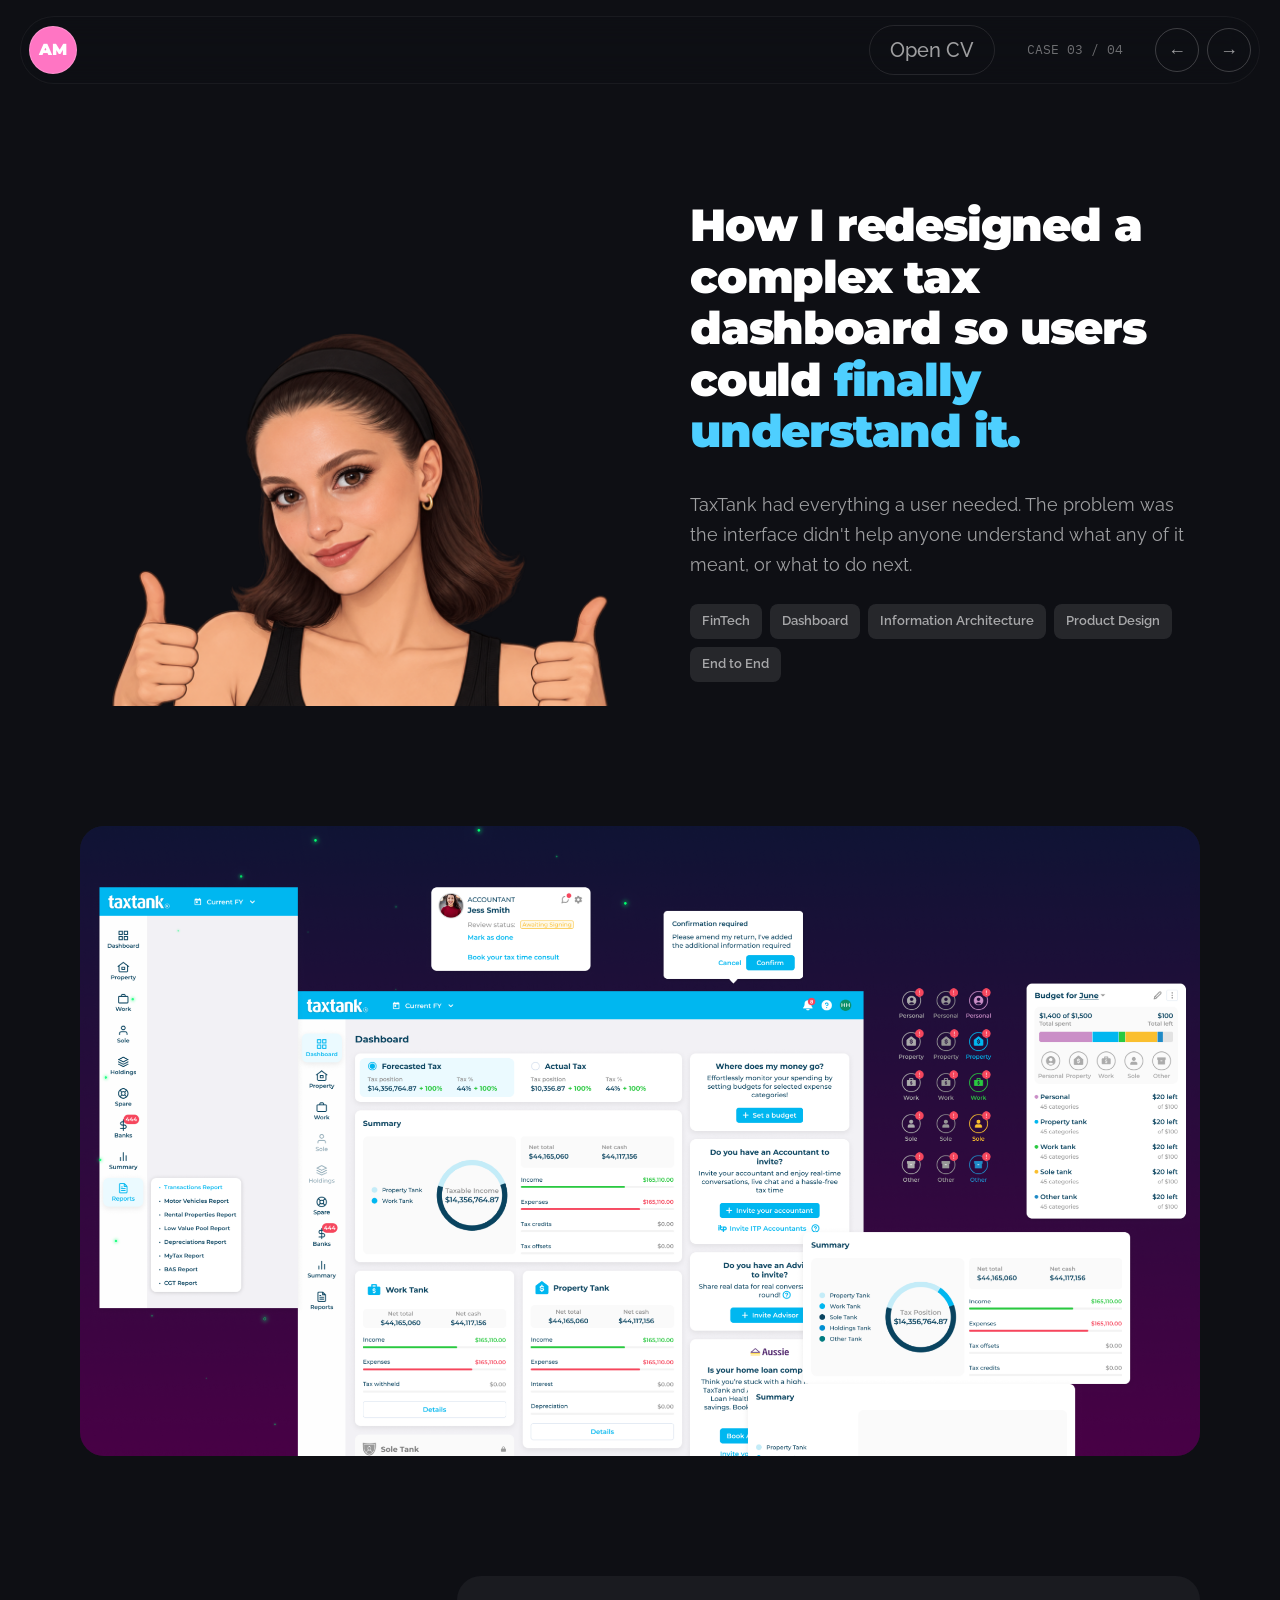
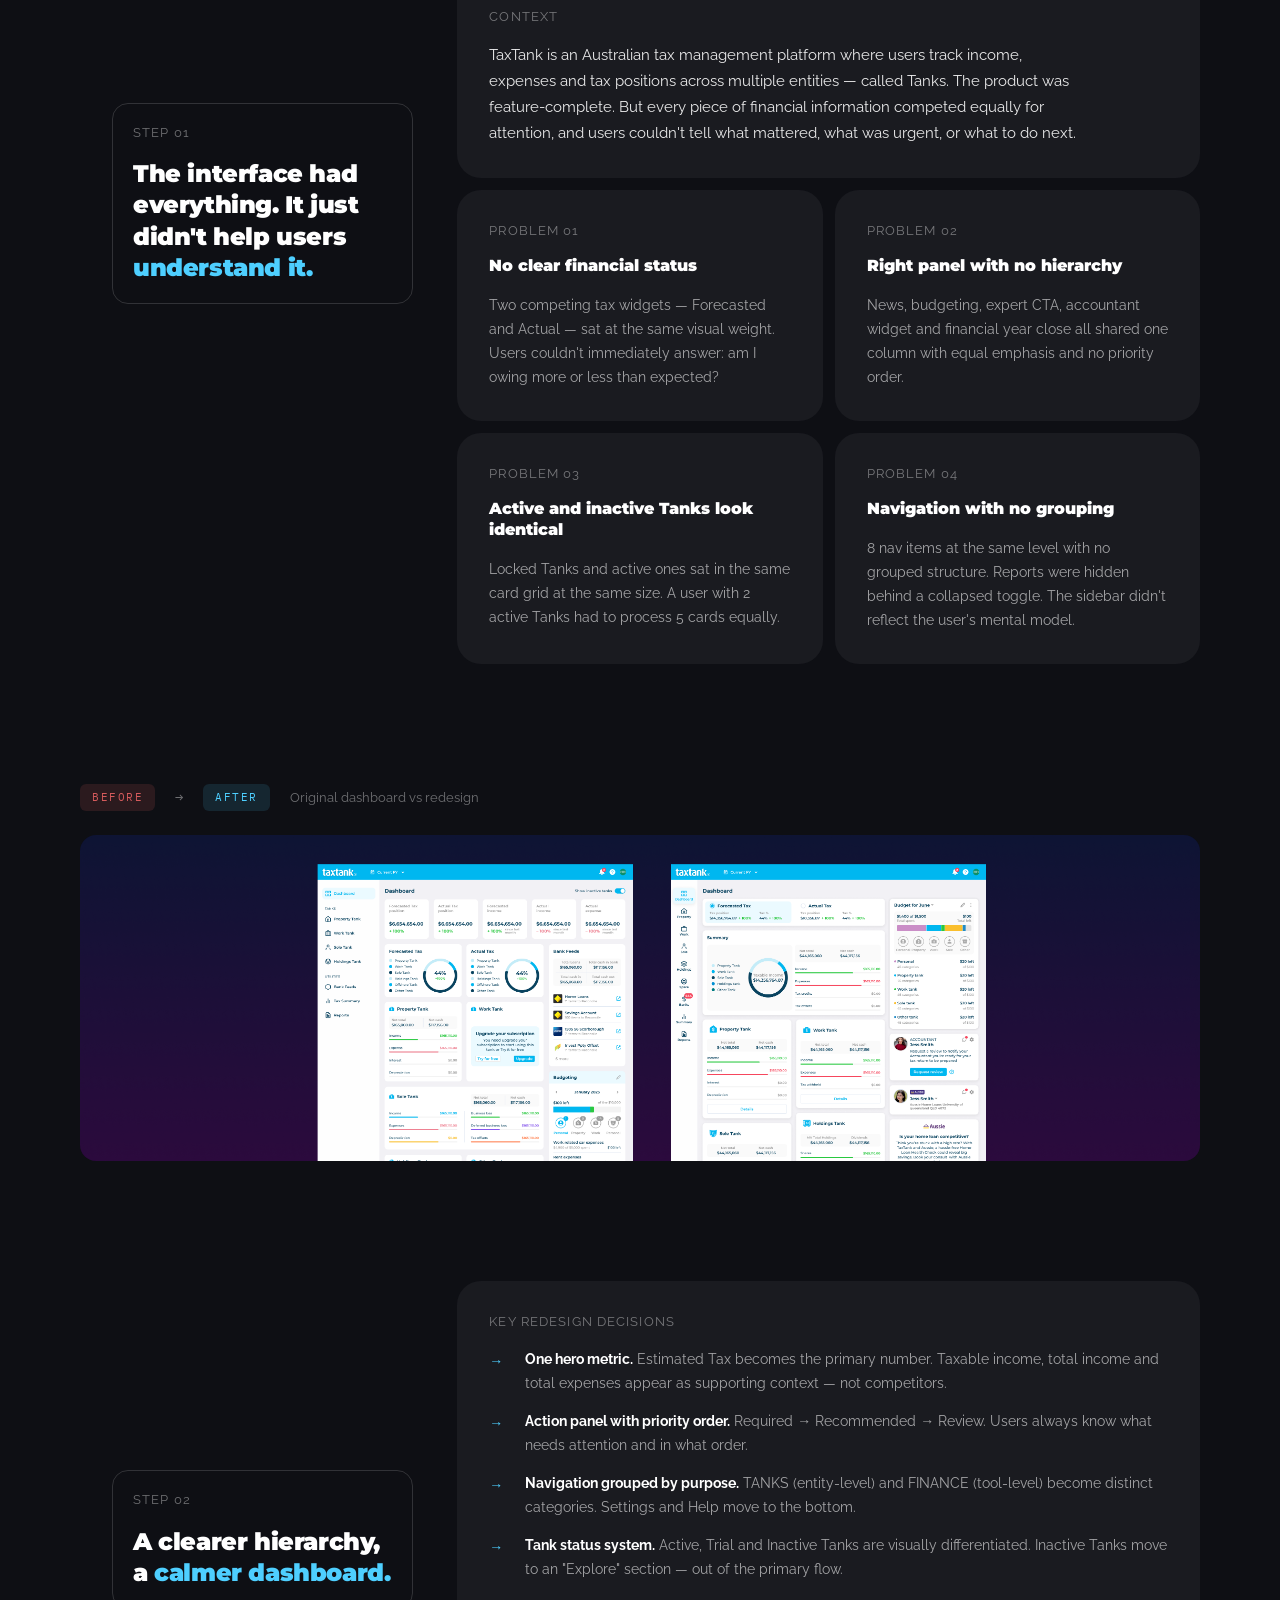
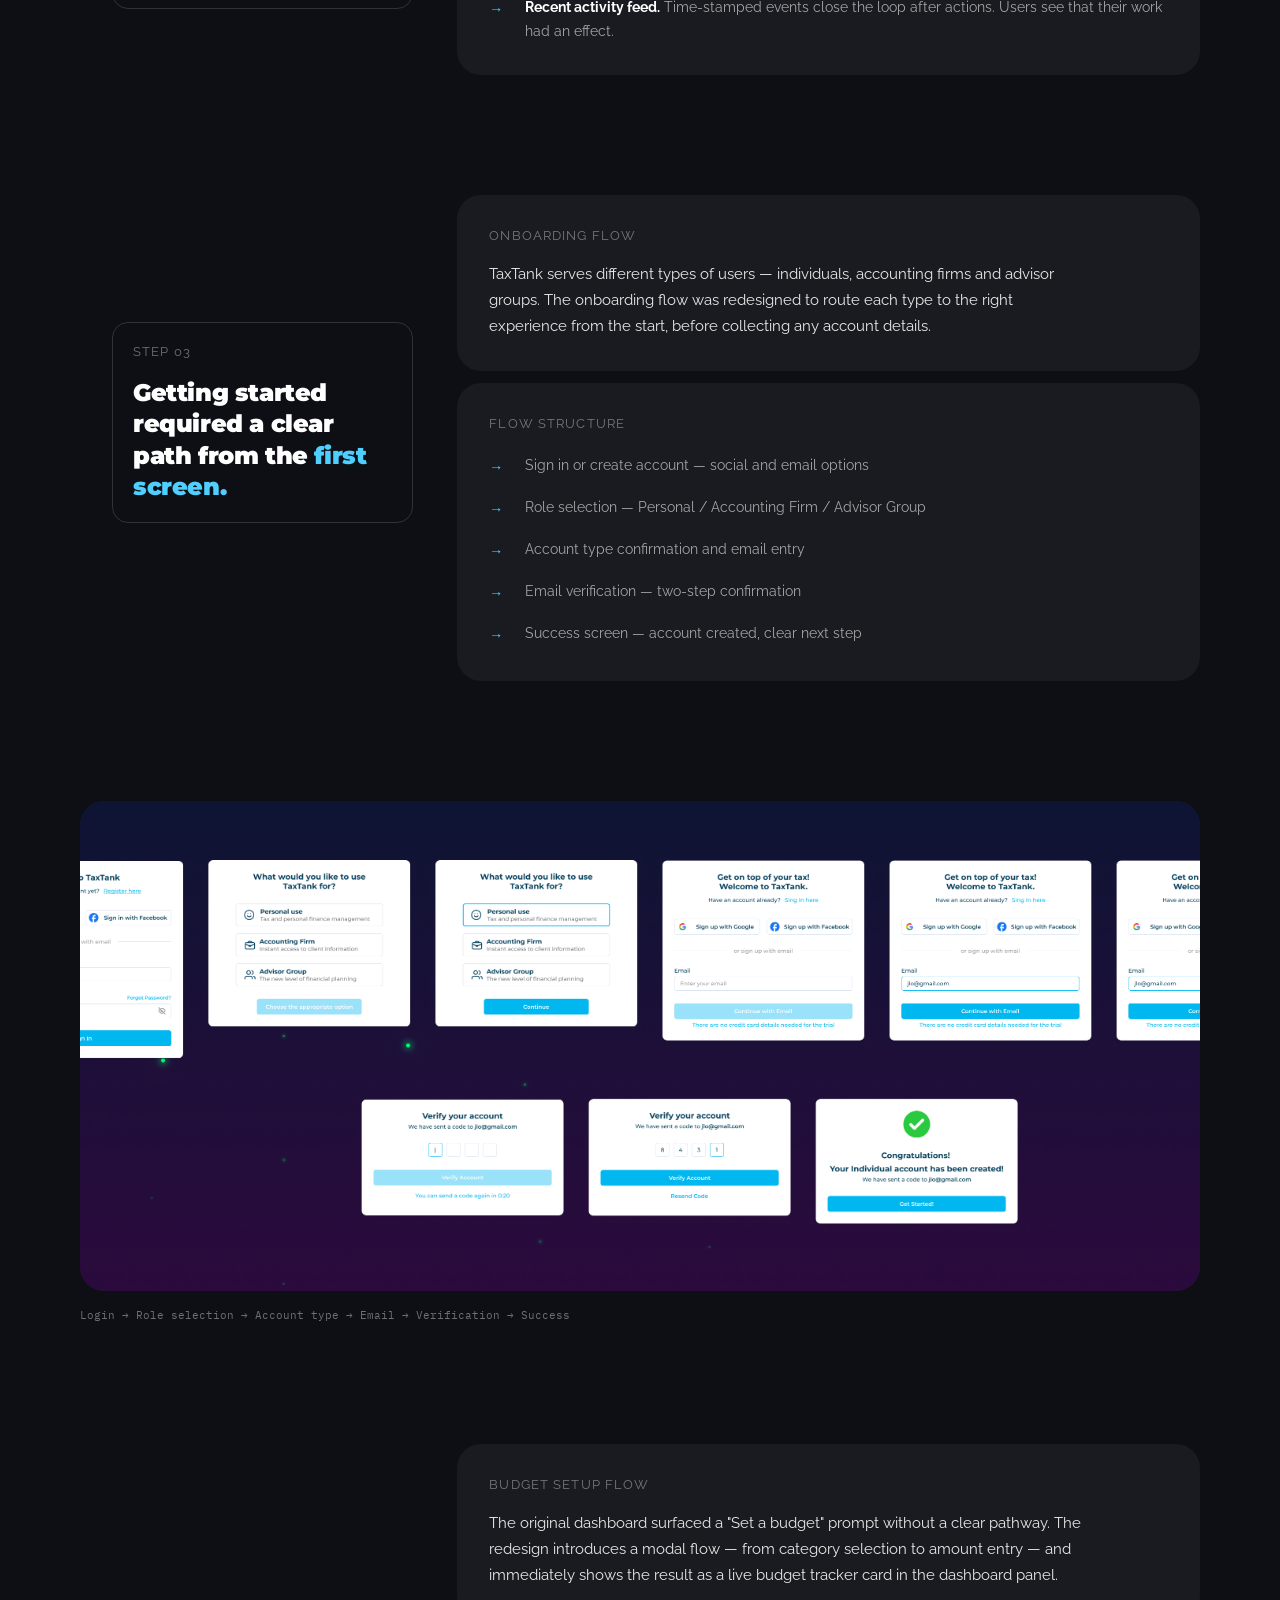
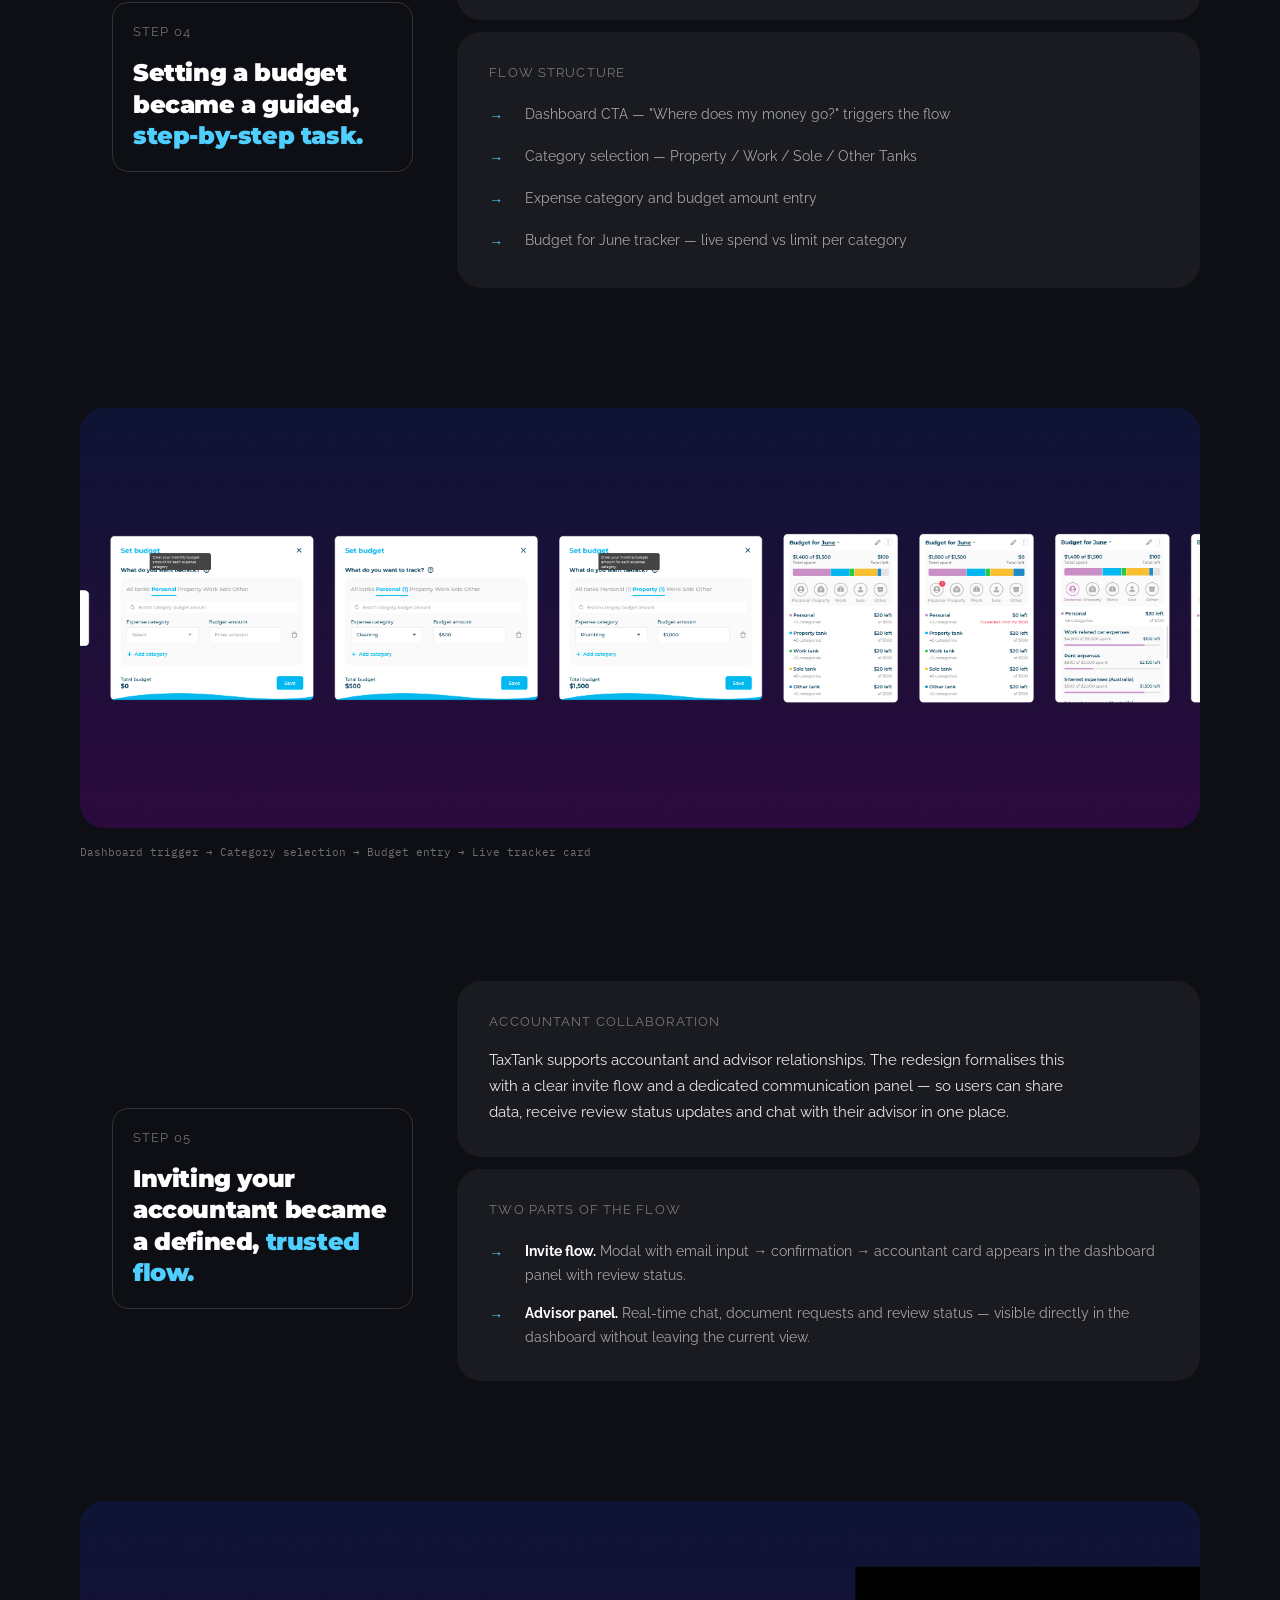
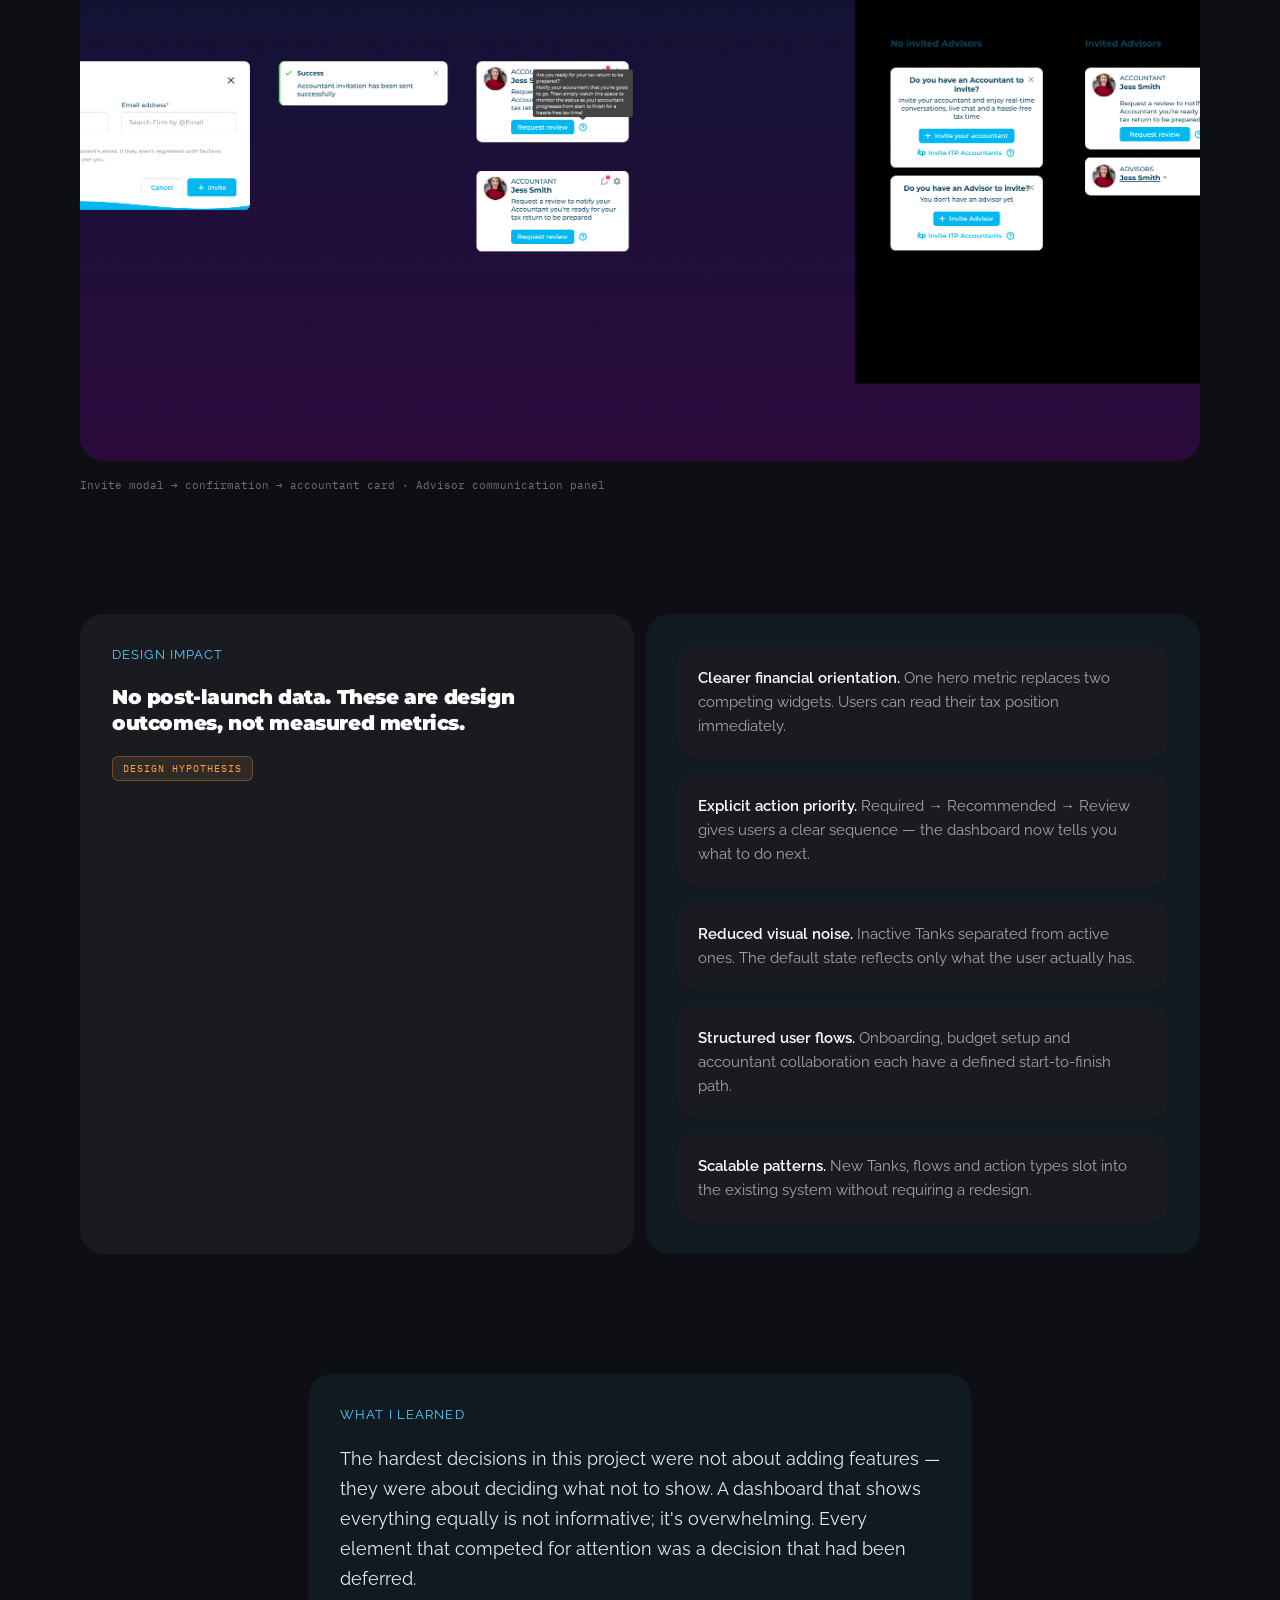
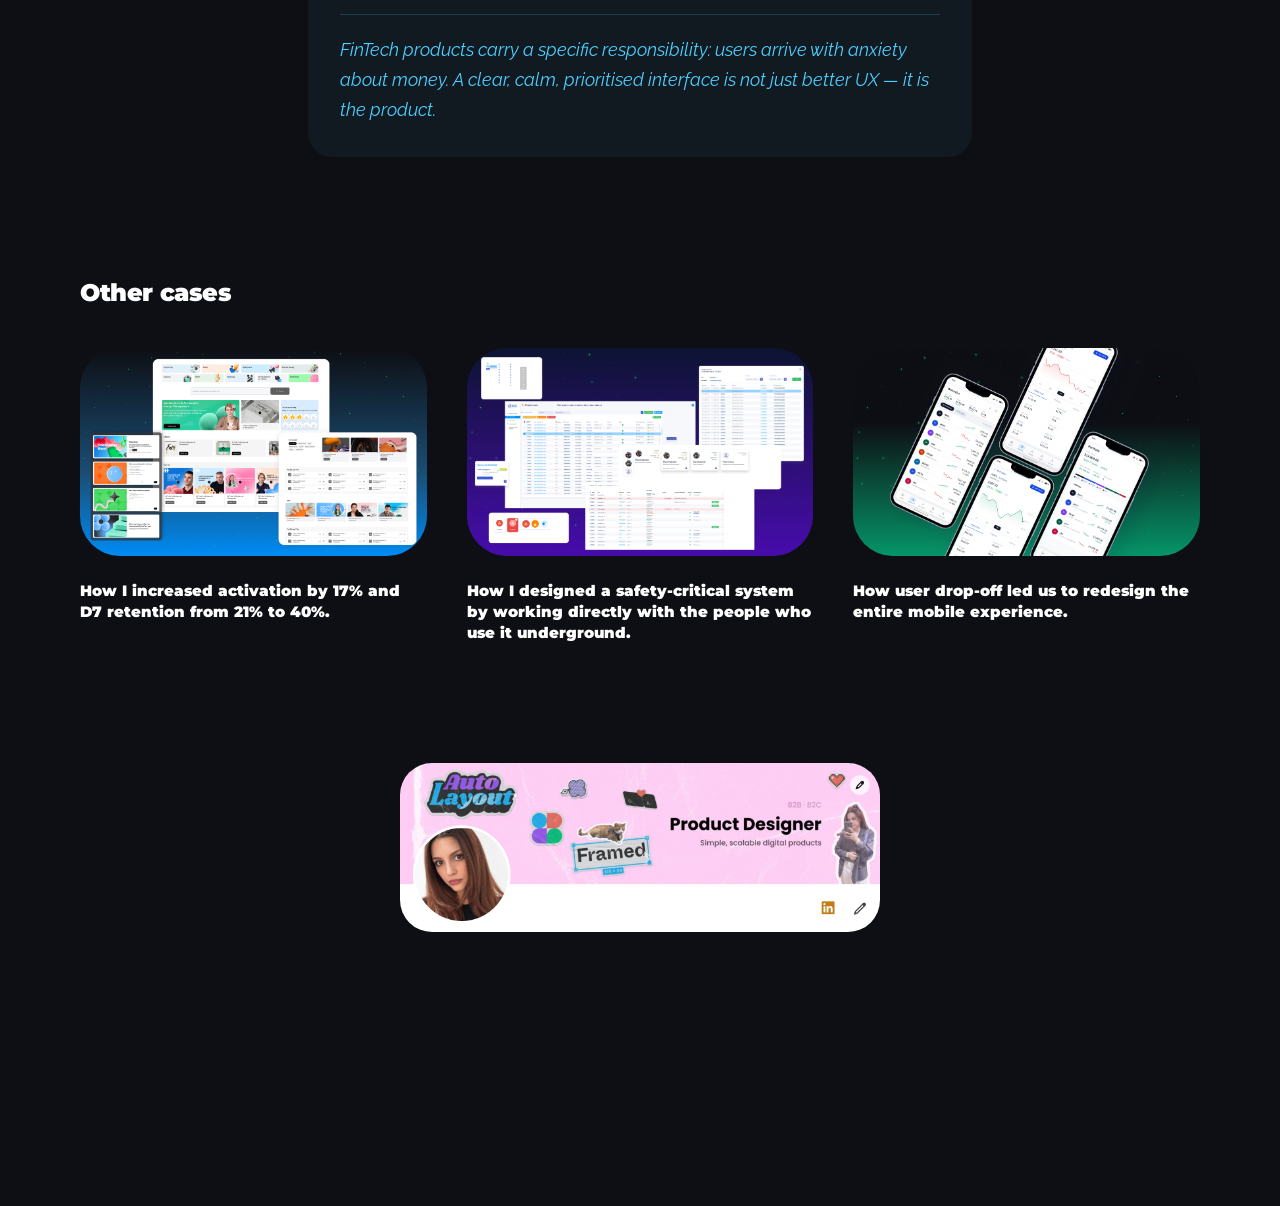
<file: case-taxtank.html>
<!DOCTYPE html>
<html lang="en" style="background:#0e0f14">
<head>
  <meta charset="UTF-8" />
  <meta name="viewport" content="width=device-width, initial-scale=1.0, viewport-fit=cover" />
  <title>TaxTank — Redesigning a Complex Tax Dashboard for Clarity · Asmik Mikaelian</title>
  <link rel="preconnect" href="https://fonts.googleapis.com" />
  <link rel="preconnect" href="https://fonts.gstatic.com" crossorigin />
  <link href="https://fonts.googleapis.com/css2?family=Montserrat:wght@900&family=Raleway:ital,wght@0,400;0,500;0,600;1,400&family=Instrument+Sans:ital,wght@0,400;0,500;0,600;0,700;1,400;1,500&family=IBM+Plex+Mono:wght@400&display=swap" rel="stylesheet" />
  <link rel="stylesheet" href="main.css" />
  <link rel="stylesheet" href="motion.css" />

  <style>
    body { font-family: 'Raleway', sans-serif; }
    :root { --case-accent: #4ecfff; }
    .acc { color: var(--case-accent); }

    .case-page { display: flex; flex-direction: column; gap: 120px; }
    .cs { padding: 0 80px; display: flex; flex-direction: column; width: 100%; }
    .gallery-section { padding: 0 80px; display: flex; flex-direction: column; gap: 12px; width: 100%; }
    .hero-section { padding-top: 200px; }

    .case-hero__title {
      font-family: 'Montserrat', sans-serif; font-weight: 900;
      font-size: clamp(32px, 3.5vw, 52px); line-height: 1.15;
      letter-spacing: -1.2px; color: var(--headline-text);
    }
    .case-hero-flex { display: flex; align-items: flex-end; gap: 60px; }
    .case-hero-image { flex: 0 0 550px; height: 380px; position: relative; overflow: hidden; border-radius: 24px; }

    .img-cell { position: relative; border-radius: 24px; overflow: hidden; background: var(--card); }
    .img-cell img { position: absolute; inset: 0; width: 100%; height: 100%; object-fit: cover; display: block; }
    .gallery-col-2 { display: grid; grid-template-columns: 1fr 1fr; gap: 12px; }
    .gallery-col-3 { display: grid; grid-template-columns: 1fr 1fr 1fr; gap: 12px; }

    .story-grid {
      display: grid; grid-template-columns: repeat(12, minmax(0, 1fr));
      column-gap: 12px; align-items: start;
    }
    .story-card-left {
      grid-column: 1 / span 4; border-radius: 24px; overflow: hidden;
      position: relative; display: flex; flex-direction: column;
      padding: 32px; min-height: 360px;
    }
    .story-card-left__content {
      position: relative; z-index: 1; display: flex; flex-direction: column;
      gap: 16px; margin-top: auto; border: 1px solid rgba(255,255,255,0.15);
      border-radius: 16px; padding: 20px;
    }
    .story-card-right { grid-column: 5 / span 8; display: flex; flex-direction: column; gap: 12px; }

    .rail-sm { background: var(--card); border-radius: 24px; padding: 32px; display: flex; flex-direction: column; gap: 16px; }
    .story-2col { display: grid; grid-template-columns: 1fr 1fr; gap: 12px; position: relative; }
    .story-card-how { background: var(--card); border-radius: 24px; padding: 32px; display: flex; flex-direction: column; gap: 20px; }
    .story-card-out { background: rgba(78,207,255,0.06); border-radius: 24px; padding: 32px; display: flex; flex-direction: column; gap: 20px; }
    .story-sep {
      position: absolute; left: 50%; top: 50%; transform: translate(-50%,-50%);
      width: 44px; height: 44px; background: var(--bg); border: 1px solid var(--border-10);
      border-radius: 12px; z-index: 2; display: flex; align-items: center; justify-content: center;
      font-size: 16px; color: var(--tertiary-text); pointer-events: none;
    }
    .story-divider { border-top: 1px solid rgba(78,207,255,0.2); padding-top: 20px; }

    .c-cap { font-family: 'Raleway', sans-serif; font-size: 13px; letter-spacing: 1.12px; text-transform: uppercase; color: var(--tertiary-text); line-height: 1.4; }
    .c-h2 { font-family: 'Montserrat', sans-serif; font-weight: 900; font-size: 24px; line-height: 1.3; letter-spacing: -0.4px; color: var(--headline-text); }
    .c-lead { font-family: 'Raleway', sans-serif; font-size: 18px; line-height: 30px; color: var(--main-text); }
    .c-body { font-family: 'Raleway', sans-serif; font-size: 16px; line-height: 28px; color: var(--secondary-text); }

    .metric__val { font-family: 'Montserrat', sans-serif; font-weight: 900; font-size: 36px; line-height: 1.2; color: var(--headline-text); }
    .metric__val--accent { color: var(--case-accent); }
    .metric__cap { font-family: 'Raleway', sans-serif; font-size: 13px; line-height: 20px; color: var(--tertiary-text); }

    .bullets { display: flex; flex-direction: column; gap: 14px; }
    .bullet { display: flex; gap: 12px; align-items: flex-start; }
    .bullet__icon { font-size: 14px; line-height: 28px; flex-shrink: 0; color: var(--case-accent); }
    .bullet__text { font-family: 'Raleway', sans-serif; font-size: 14px; line-height: 24px; color: var(--secondary-text); }
    .story-card-right .c-lead { font-size: 15px; line-height: 26px; }

    .tags { display: flex; flex-wrap: wrap; gap: 8px; }
    .tag { background: var(--border-10); border-radius: 8px; padding: 3px 12px 4px; font-family: 'Raleway', sans-serif; font-weight: 600; font-size: 13px; color: var(--secondary-text); }

    /* ── Product Map ── */
    .product-map {
      background: var(--card); border-radius: 24px; padding: 48px;
      display: flex; flex-direction: column; gap: 40px;
    }

    /* Intro: 2-col header */
    .pm-intro {
      display: grid; grid-template-columns: 1fr 340px; gap: 40px; align-items: start;
    }
    .pm-intro-content { display: flex; flex-direction: column; gap: 14px; }
    .pm-intro-title {
      font-family: 'Montserrat', sans-serif; font-weight: 900;
      font-size: clamp(22px, 2.2vw, 30px); line-height: 1.2; letter-spacing: -0.4px;
      color: var(--headline-text);
    }
    .pm-intro-subtitle {
      font-family: 'Raleway', sans-serif; font-size: 15px; line-height: 26px;
      color: var(--secondary-text); max-width: 520px;
    }
    .pm-takeaway {
      background: rgba(78,207,255,0.05); border: 1px solid rgba(78,207,255,0.15);
      border-radius: 16px; padding: 24px; display: flex; flex-direction: column; gap: 10px;
    }
    .pm-takeaway-label {
      font-family: 'IBM Plex Mono', monospace; font-size: 10px; letter-spacing: 0.14em;
      text-transform: uppercase; color: var(--case-accent);
    }
    .pm-takeaway-text {
      font-family: 'Raleway', sans-serif; font-size: 13px; line-height: 22px;
      color: var(--secondary-text); font-style: italic;
    }

    /* 3-column zone grid */
    .pm-zones { display: grid; grid-template-columns: 210px 1fr 230px; gap: 12px; align-items: start; }

    /* Each zone */
    .pm-zone {
      background: rgba(255,255,255,0.025); border: 1px solid var(--border-5);
      border-radius: 16px; padding: 18px; display: flex; flex-direction: column; gap: 10px;
    }
    .pm-zone--flagged {
      border-color: rgba(255,164,71,0.18); background: rgba(255,164,71,0.03);
    }

    /* Zone header row: label + marker(s) */
    .pm-zone-header {
      display: flex; justify-content: space-between; align-items: center;
      margin-bottom: 4px;
    }
    .pm-zone-label {
      font-family: 'IBM Plex Mono', monospace; font-size: 10px; letter-spacing: 0.14em;
      text-transform: uppercase; color: var(--case-accent);
    }
    .pm-zone-markers { display: flex; gap: 5px; }

    /* Numbered problem marker circle */
    .pm-marker {
      display: inline-flex; align-items: center; justify-content: center;
      width: 20px; height: 20px; border-radius: 50%; flex-shrink: 0;
      background: rgba(255,164,71,0.12); border: 1px solid rgba(255,164,71,0.35);
      font-family: 'IBM Plex Mono', monospace; font-size: 9px; font-weight: 700;
      color: #ffb347; letter-spacing: 0;
    }

    /* Nav items */
    .pm-item {
      font-family: 'Raleway', sans-serif; font-size: 12px; line-height: 19px;
      color: var(--secondary-text); padding: 5px 9px;
      background: rgba(255,255,255,0.03); border-radius: 7px;
    }
    .pm-item--active {
      color: var(--headline-text); background: rgba(78,207,255,0.08);
      border: 1px solid rgba(78,207,255,0.2);
    }
    .pm-item--alert { color: #ffa647; background: rgba(255,164,71,0.06); }
    .pm-item--dim {
      font-size: 11px; opacity: 0.35; padding: 3px 9px 3px 14px;
    }

    .pm-group { display: flex; flex-direction: column; gap: 3px; }
    .pm-group-label {
      font-family: 'IBM Plex Mono', monospace; font-size: 9px; letter-spacing: 0.13em;
      text-transform: uppercase; color: var(--tertiary-text); padding: 6px 9px 3px;
    }
    .pm-sub { font-size: 11px; padding-left: 10px; }
    .pm-badge {
      display: inline-block; background: rgba(255,80,80,0.15); color: #ff7070;
      font-family: 'IBM Plex Mono', monospace; font-size: 9px;
      padding: 2px 5px; border-radius: 4px; margin-left: 5px;
    }
    .pm-count-note {
      font-family: 'IBM Plex Mono', monospace; font-size: 10px;
      color: rgba(255,164,71,0.6); letter-spacing: 0.08em;
      padding: 4px 9px; font-style: italic;
    }

    /* Center zone content */
    .pm-center-cols { display: flex; flex-direction: column; gap: 8px; }
    .pm-center-row { display: grid; grid-template-columns: 1fr 1fr; gap: 8px; }
    .pm-header {
      grid-column: 1 / -1;
      background: rgba(255,164,71,0.06); border: 1px solid rgba(255,164,71,0.18);
      border-radius: 9px; padding: 9px 12px;
      font-family: 'Raleway', sans-serif; font-size: 11px; color: rgba(255,164,71,0.8);
      display: flex; align-items: center; justify-content: space-between; gap: 8px;
    }
    .pm-header-note {
      font-family: 'IBM Plex Mono', monospace; font-size: 9px; color: rgba(255,164,71,0.5);
      white-space: nowrap; flex-shrink: 0;
    }

    /* Right panel items (all equal — that's the problem) */
    .pm-panel-items { display: flex; flex-direction: column; gap: 3px; }
    .pm-panel-count {
      font-family: 'IBM Plex Mono', monospace; font-size: 9px; letter-spacing: 0.1em;
      color: rgba(255,164,71,0.5); padding: 2px 0 6px;
      text-transform: uppercase; font-style: italic;
    }

    /* Callouts legend below the map */
    .pm-callouts {
      display: grid; grid-template-columns: repeat(4, 1fr); gap: 12px;
      border-top: 1px solid var(--border-5); padding-top: 32px;
    }
    .pm-callout {
      display: flex; flex-direction: column; gap: 8px;
      padding-left: 14px; border-left: 2px solid rgba(255,164,71,0.25);
    }
    .pm-callout__num {
      font-family: 'Montserrat', sans-serif; font-weight: 900;
      font-size: 28px; line-height: 1; color: rgba(255,164,71,0.35);
      letter-spacing: -1px;
    }
    .pm-callout__title {
      font-family: 'Montserrat', sans-serif; font-weight: 900;
      font-size: 13px; line-height: 1.3; color: var(--headline-text);
    }
    .pm-callout__body {
      font-family: 'Raleway', sans-serif; font-size: 12px; line-height: 19px;
      color: var(--secondary-text);
    }

    /* ── Journey Map ── */
    .journey-wrap { overflow-x: auto; }
    .journey-map { display: grid; grid-template-columns: repeat(6, 1fr); gap: 8px; min-width: 900px; }
    .journey-step { background: var(--card); border-radius: 16px; padding: 20px; display: flex; flex-direction: column; gap: 12px; }
    .journey-step__num { font-family: 'IBM Plex Mono', monospace; font-size: 11px; letter-spacing: 0.14em; text-transform: uppercase; color: var(--case-accent); }
    .journey-step__title { font-family: 'Montserrat', sans-serif; font-weight: 900; font-size: 13px; line-height: 1.4; color: var(--headline-text); }
    .journey-row-label { font-family: 'IBM Plex Mono', monospace; font-size: 10px; letter-spacing: 0.12em; text-transform: uppercase; color: var(--tertiary-text); margin-bottom: 2px; }
    .journey-cell { font-family: 'Raleway', sans-serif; font-size: 12px; line-height: 18px; color: var(--secondary-text); }
    .journey-cell--risk { color: #ffa647; }
    .journey-cell--emotion { color: #c084fc; }
    .journey-cell--opp { color: var(--case-accent); }
    .journey-divider { border-top: 1px solid var(--border-5); margin: 4px 0; }
    .journey-row-wrap { display: flex; flex-direction: column; gap: 10px; }
    .journey-row-item { }

    /* ── Problem Cards ── */
    .problem-grid { display: grid; grid-template-columns: 1fr 1fr; gap: 12px; }
    .problem-card { background: var(--card); border-radius: 24px; padding: 32px; display: flex; flex-direction: column; gap: 16px; }
    .problem-card__num { font-family: 'Raleway', sans-serif; font-size: 13px; letter-spacing: 1.12px; text-transform: uppercase; color: var(--tertiary-text); line-height: 1.4; }
    .problem-card__title { font-family: 'Montserrat', sans-serif; font-weight: 900; font-size: 16px; line-height: 1.3; color: var(--headline-text); }
    .problem-card__body { font-family: 'Raleway', sans-serif; font-size: 14px; line-height: 24px; color: var(--secondary-text); }

    /* ── Principles ── */
    .principles-grid { display: grid; grid-template-columns: repeat(4, 1fr); gap: 12px; }
    .principle { background: var(--card); border-radius: 24px; padding: 32px; display: flex; flex-direction: column; gap: 16px; }
    .principle__num { font-family: 'IBM Plex Mono', monospace; font-size: 11px; letter-spacing: 0.14em; text-transform: uppercase; color: var(--case-accent); }
    .principle__title { font-family: 'Montserrat', sans-serif; font-weight: 900; font-size: 18px; line-height: 1.3; color: var(--headline-text); }
    .principle__body { font-family: 'Raleway', sans-serif; font-size: 14px; line-height: 22px; color: var(--secondary-text); }

    /* ── Problem → Solution ── */
    .psm-wrap { display: flex; flex-direction: column; gap: 8px; }
    .psm-header { display: grid; grid-template-columns: 1fr 44px 1fr 1fr; gap: 8px; padding: 0 16px; }
    .psm-header-cell { font-family: 'IBM Plex Mono', monospace; font-size: 10px; letter-spacing: 0.14em; text-transform: uppercase; color: var(--tertiary-text); }
    .psm-row { display: grid; grid-template-columns: 1fr 44px 1fr 1fr; gap: 8px; background: var(--card); border-radius: 16px; padding: 20px 16px; align-items: center; }
    .psm-problem { font-family: 'Raleway', sans-serif; font-size: 14px; line-height: 22px; color: var(--secondary-text); }
    .psm-arrow { display: flex; align-items: center; justify-content: center; color: var(--case-accent); font-size: 18px; }
    .psm-decision { font-family: 'Raleway', sans-serif; font-size: 14px; font-weight: 600; line-height: 22px; color: var(--headline-text); }
    .psm-why { font-family: 'Raleway', sans-serif; font-size: 13px; line-height: 20px; color: var(--tertiary-text); }

    /* ── Before / After ── */
    .before-after { display: grid; grid-template-columns: 1fr 1fr; gap: 12px; }
    .ba-panel { display: flex; flex-direction: column; gap: 12px; }
    .ba-label-wrap { display: flex; align-items: center; gap: 12px; }
    .ba-label {
      font-family: 'IBM Plex Mono', monospace; font-size: 11px; letter-spacing: 0.14em;
      text-transform: uppercase; padding: 5px 12px; border-radius: 6px;
    }
    .ba-label--before { background: rgba(255,107,107,0.12); color: rgba(255,107,107,0.8); }
    .ba-label--after { background: rgba(78,207,255,0.12); color: var(--case-accent); }
    .ba-note { font-family: 'Raleway', sans-serif; font-size: 13px; color: var(--tertiary-text); }
    .annotated-wrap { position: relative; border-radius: 16px; overflow: hidden; }
    .annotated-wrap img { display: block; width: 100%; height: auto; }
    .callouts { position: absolute; inset: 0; pointer-events: none; }
    .callout {
      position: absolute; display: flex; align-items: center; gap: 6px;
      background: rgba(14,15,20,0.88); border: 1px solid rgba(255,107,107,0.5);
      border-radius: 6px; padding: 4px 8px;
      font-family: 'IBM Plex Mono', monospace; font-size: 10px; color: rgba(255,107,107,0.9);
      white-space: nowrap; backdrop-filter: blur(4px);
    }
    .callout--new {
      border-color: rgba(78,207,255,0.5); color: var(--case-accent);
    }
    .callout::before { content: '×'; font-size: 10px; }
    .callout--new::before { content: '✓'; }

    /* ── System Thinking ── */
    .system-grid { display: grid; grid-template-columns: repeat(3, 1fr); gap: 12px; }
    .system-card { background: var(--card); border-radius: 20px; padding: 24px; display: flex; flex-direction: column; gap: 12px; }
    .system-card__label { font-family: 'IBM Plex Mono', monospace; font-size: 10px; letter-spacing: 0.14em; text-transform: uppercase; color: var(--case-accent); }
    .system-card__title { font-family: 'Montserrat', sans-serif; font-weight: 900; font-size: 14px; color: var(--headline-text); }
    .system-card__body { font-family: 'Raleway', sans-serif; font-size: 13px; line-height: 20px; color: var(--secondary-text); }
    .system-card__items { display: flex; flex-direction: column; gap: 6px; }
    .system-card__item { font-family: 'Raleway', sans-serif; font-size: 12px; line-height: 18px; color: var(--tertiary-text); display: flex; gap: 8px; align-items: flex-start; }
    .system-card__item::before { content: '—'; color: var(--case-accent); flex-shrink: 0; }

    /* ── Hypothesis badge ── */
    .hypothesis-badge {
      display: inline-flex; align-items: center; gap: 6px;
      background: rgba(255,164,71,0.1); border: 1px solid rgba(255,164,71,0.3);
      border-radius: 6px; padding: 4px 10px;
      font-family: 'IBM Plex Mono', monospace; font-size: 10px; letter-spacing: 0.1em;
      text-transform: uppercase; color: #ffa447;
    }

    /* ── Impact list ── */
    .impact-list { display: flex; flex-direction: column; gap: 16px; }
    .impact-item { display: flex; gap: 16px; align-items: flex-start; padding: 20px; background: var(--card); border-radius: 16px; }
    .impact-item__icon { font-size: 20px; flex-shrink: 0; }
    .impact-item__text { font-family: 'Raleway', sans-serif; font-size: 15px; line-height: 24px; color: var(--secondary-text); }
    .impact-item__text strong { color: var(--headline-text); font-weight: 600; }

    /* ── Navbar ── */
    .navbar__cases-label { font-family: 'IBM Plex Mono', monospace; font-size: 13px; text-transform: uppercase; color: var(--tertiary-text); white-space: nowrap; }
    .navbar__case-btns { display: flex; align-items: center; gap: 8px; }
    .navbar__case-btn { display: flex; align-items: center; justify-content: center; width: 44px; height: 44px; border: 1px solid var(--border-20); border-radius: 50%; font-size: 18px; color: var(--secondary-text); text-decoration: none; transition: border-color 0.25s ease, color 0.25s ease, transform 0.25s cubic-bezier(0.16,1,0.3,1); }
    .navbar__case-btn:hover { border-color: rgba(255,255,255,0.4); color: var(--headline-text); transform: scale(1.08); }
    .navbar__case-btn:active { transform: scale(0.93); }
    .navbar__case-btn--muted { opacity: 0.22; pointer-events: none; cursor: default; }

    /* ── Other cases ── */
    .other-cases-section { gap: 40px; padding-bottom: 120px; }
    .other-grid { display: grid; grid-template-columns: repeat(3, minmax(0, 1fr)); gap: 40px; }
    .other-card { display: flex; flex-direction: column; gap: 24px; text-decoration: none; }
    .other-card__img { aspect-ratio: 1280/768; border-radius: 40px; overflow: hidden; position: relative; background: var(--card); }
    .other-card__img img { position: absolute; inset: 0; width: 100%; height: 100%; object-fit: cover; transition: transform 650ms cubic-bezier(0.16,1,0.3,1); }
    .other-card:hover .other-card__img img { transform: scale(1.05); }
    .other-card__meta { display: flex; flex-direction: column; gap: 8px; }
    .other-card__title { font-family: 'Montserrat', sans-serif; font-weight: 900; font-size: 15px; line-height: 1.4; color: var(--headline-text); }

    /* ── LinkedIn Banner ── */
    .linkedin-banner-wrap { padding: 0 80px 80px; max-width: 50%; margin: 0 auto; }
    .linkedin-banner { display: block; position: relative; border-radius: 32px; overflow: hidden; text-decoration: none; }
    .linkedin-banner img { display: block; width: 100%; height: auto; transition: transform 700ms cubic-bezier(0.16,1,0.3,1); }
    .linkedin-banner:hover img { transform: scale(1.03); }

    /* ── Section heading row ── */
    .section-head { display: flex; flex-direction: column; gap: 12px; max-width: 680px; }
    .section-head + * { margin-top: 40px; }

    /* ── Responsive ── */
    @media (max-width: 1100px) {
      .cs, .gallery-section { padding: 0 40px; }
      .pm-zones { grid-template-columns: 180px 1fr 190px; }
      .pm-intro { grid-template-columns: 1fr 280px; gap: 24px; }
      .pm-callouts { grid-template-columns: repeat(2, 1fr); }
      .principles-grid { grid-template-columns: repeat(2, 1fr); }
      .system-grid { grid-template-columns: repeat(2, 1fr); }
    }
    @media (max-width: 860px) {
      .story-card-left { grid-column: 1 / -1; min-height: 220px; }
      .story-card-right { grid-column: 1 / -1; }
      .case-hero-flex { flex-direction: column; gap: 32px; }
      .case-hero-image { flex: none; width: 100%; height: 260px; }
      .other-grid { grid-template-columns: repeat(2, minmax(0,1fr)); }
      .pm-intro { grid-template-columns: 1fr; }
      .pm-zones { grid-template-columns: 1fr; }
      .pm-callouts { grid-template-columns: repeat(2, 1fr); }
      .before-after { grid-template-columns: 1fr; }
      .psm-header { display: none; }
      .psm-row { grid-template-columns: 1fr; gap: 4px; }
      .psm-arrow { display: none; }
      .journey-map { grid-template-columns: repeat(3, 1fr); }
    }
    @media (max-width: 640px) {
      .cs, .gallery-section { padding: 0 20px; }
      .hero-section { padding-top: 120px; }
      .case-page { gap: 64px; }
      .story-2col { grid-template-columns: 1fr; }
      .story-sep { display: none; }
      .gallery-col-2 { grid-template-columns: 1fr; }
      .gallery-col-3 { grid-template-columns: 1fr; }
      .problem-grid { grid-template-columns: 1fr; }
      .principles-grid { grid-template-columns: 1fr; }
      .pm-callouts { grid-template-columns: 1fr 1fr; }
      .product-map { padding: 28px; gap: 28px; }
      .system-grid { grid-template-columns: 1fr; }
      .other-grid { grid-template-columns: 1fr; }
      .journey-map { grid-template-columns: 1fr 1fr; }
      .linkedin-banner-wrap { padding: 0 20px 60px; max-width: 100%; }
    }
    @media (max-width: 480px) {
      .navbar__btn--cv { display: none; }
      .navbar__cases-label { display: none; }
      .navbar__right { gap: 8px; }
      .navbar__case-btn { width: 36px; height: 36px; font-size: 16px; }
      .journey-map { grid-template-columns: 1fr; }
    }
  </style>
</head>
<body>

  <!-- ── Navbar ── -->
  <div id="navbarWrap" class="navbar-wrap">
    <nav class="navbar">
      <a href="index.html" class="navbar__logo" aria-label="Back to portfolio">AM</a>
      <div class="navbar__right">
        <a href="https://asmikmk.github.io/Portfolio2/Asmik_CV.pdf" class="navbar__btn navbar__btn--cv" target="_blank" rel="noopener">Open CV</a>
        <span class="navbar__cases-label">Case 03 / 04</span>
        <div class="navbar__case-btns">
          <a href="case-lamp.html" class="navbar__case-btn" aria-label="Previous case">←</a>
          <a href="case-tickron.html" class="navbar__case-btn" aria-label="Next case">→</a>
        </div>
      </div>
    </nav>
  </div>

  <script>
    (function () {
      var wrap = document.getElementById('navbarWrap');
      var ticking = false, compact = false;
      var SHRINK_AT = 60, GROW_AT = 30;
      function update() {
        var y = window.scrollY;
        if (!compact && y > SHRINK_AT) { compact = true; wrap.classList.add('is-compact'); }
        else if (compact && y < GROW_AT) { compact = false; wrap.classList.remove('is-compact'); }
        ticking = false;
      }
      window.addEventListener('scroll', function () {
        if (!ticking) { requestAnimationFrame(update); ticking = true; }
      }, { passive: true });
    })();
  </script>

  <div id="cardCursor" class="card-cursor" aria-hidden="true">
    <span class="card-cursor__text">View</span>
    <span class="card-cursor__arrow">→</span>
  </div>
  <button id="scrollTop" class="scroll-top" aria-label="Back to top">↑</button>

  <div class="page case-page">

    <!-- ══ HERO ══════════════════════════════════════════════════════════ -->
    <section class="cs hero-section">
      <div class="case-hero-flex">
        <div class="case-hero-image">
          <img src="MobileApp/fave5.png" alt="Asmik Mikaelian — TaxTank dashboard redesign"
               style="position:absolute;inset:0;width:100%;height:100%;object-fit:cover;object-position:top center;" />
        </div>
        <div class="case-hero-title" style="flex:1; padding-bottom:24px;">
          <h1 class="case-hero__title">
            How I redesigned a complex tax dashboard so users could <span class="acc">finally understand it.</span>
          </h1>
          <p style="margin-top:32px;font-family:'Raleway',sans-serif;font-size:18px;line-height:30px;color:var(--secondary-text);max-width:560px;">
            TaxTank had everything a user needed. The problem was the interface didn't help anyone understand what any of it meant, or what to do next.
          </p>
          <div class="tags" style="margin-top:24px;">
            <span class="tag">FinTech</span>
            <span class="tag">Dashboard</span>
            <span class="tag">Information Architecture</span>
            <span class="tag">Product Design</span>
            <span class="tag">End to End</span>
          </div>
        </div>
      </div>
    </section>

    <!-- ── Cover ── -->
    <div class="gallery-section">
      <div class="img-cell" style="aspect-ratio:16/9;">
        <img src="TaxTankCase/TaxTank_Main.png" alt="TaxTank redesigned dashboard — full overview" loading="lazy" />
      </div>
    </div>

    <!-- ══ STEP 01 — THE PROBLEM ════════════════════════════════════════ -->
    <section class="cs" data-reveal="up">
      <div class="story-grid">

        <div class="story-card-left">
          <div class="story-card-left__content">
            <span class="c-cap">Step 01</span>
            <h2 class="c-h2">The interface had everything. It just didn't help users <span class="acc">understand it.</span></h2>
          </div>
        </div>

        <div class="story-card-right">
          <div class="rail-sm">
            <span class="c-cap">Context</span>
            <p class="c-lead">TaxTank is an Australian tax management platform where users track income, expenses and tax positions across multiple entities — called Tanks. The product was feature-complete. But every piece of financial information competed equally for attention, and users couldn't tell what mattered, what was urgent, or what to do next.</p>
          </div>
          <div class="problem-grid">
            <div class="problem-card">
              <span class="problem-card__num">Problem 01</span>
              <span class="problem-card__title">No clear financial status</span>
              <p class="problem-card__body">Two competing tax widgets — Forecasted and Actual — sat at the same visual weight. Users couldn't immediately answer: am I owing more or less than expected?</p>
            </div>
            <div class="problem-card">
              <span class="problem-card__num">Problem 02</span>
              <span class="problem-card__title">Right panel with no hierarchy</span>
              <p class="problem-card__body">News, budgeting, expert CTA, accountant widget and financial year close all shared one column with equal emphasis and no priority order.</p>
            </div>
            <div class="problem-card">
              <span class="problem-card__num">Problem 03</span>
              <span class="problem-card__title">Active and inactive Tanks look identical</span>
              <p class="problem-card__body">Locked Tanks and active ones sat in the same card grid at the same size. A user with 2 active Tanks had to process 5 cards equally.</p>
            </div>
            <div class="problem-card">
              <span class="problem-card__num">Problem 04</span>
              <span class="problem-card__title">Navigation with no grouping</span>
              <p class="problem-card__body">8 nav items at the same level with no grouped structure. Reports were hidden behind a collapsed toggle. The sidebar didn't reflect the user's mental model.</p>
            </div>
          </div>
        </div>

      </div>
    </section>

    <!-- ── Before / After ── -->
    <div class="gallery-section" data-reveal="up">
      <div class="ba-label-wrap" style="margin-bottom:12px;">
        <span class="ba-label ba-label--before">Before</span>
        <span style="color:var(--tertiary-text);font-family:'IBM Plex Mono',monospace;font-size:14px;padding:0 8px;">→</span>
        <span class="ba-label ba-label--after">After</span>
        <span class="ba-note" style="margin-left:8px;">Original dashboard vs redesign</span>
      </div>
      <div class="annotated-wrap">
        <img src="TaxTankCase/TaxTank_Before_After.png" alt="TaxTank — before and after dashboard comparison" loading="lazy" />
      </div>
    </div>

    <!-- ══ STEP 02 — THE REDESIGN ════════════════════════════════════════ -->
    <section class="cs" data-reveal="up">
      <div class="story-grid">

        <div class="story-card-left">
          <div class="story-card-left__content">
            <span class="c-cap">Step 02</span>
            <h2 class="c-h2">A clearer hierarchy, a <span class="acc">calmer dashboard.</span></h2>
          </div>
        </div>

        <div class="story-card-right">
          <div class="rail-sm">
            <span class="c-cap">Key redesign decisions</span>
            <div class="bullets">
              <div class="bullet"><span class="bullet__icon">→</span><span class="bullet__text"><strong style="color:var(--headline-text);">One hero metric.</strong> Estimated Tax becomes the primary number. Taxable income, total income and total expenses appear as supporting context — not competitors.</span></div>
              <div class="bullet"><span class="bullet__icon">→</span><span class="bullet__text"><strong style="color:var(--headline-text);">Action panel with priority order.</strong> Required → Recommended → Review. Users always know what needs attention and in what order.</span></div>
              <div class="bullet"><span class="bullet__icon">→</span><span class="bullet__text"><strong style="color:var(--headline-text);">Navigation grouped by purpose.</strong> TANKS (entity-level) and FINANCE (tool-level) become distinct categories. Settings and Help move to the bottom.</span></div>
              <div class="bullet"><span class="bullet__icon">→</span><span class="bullet__text"><strong style="color:var(--headline-text);">Tank status system.</strong> Active, Trial and Inactive Tanks are visually differentiated. Inactive Tanks move to an "Explore" section — out of the primary flow.</span></div>
              <div class="bullet"><span class="bullet__icon">→</span><span class="bullet__text"><strong style="color:var(--headline-text);">Recent activity feed.</strong> Time-stamped events close the loop after actions. Users see that their work had an effect.</span></div>
            </div>
          </div>
        </div>

      </div>
    </section>

    <!-- ══ STEP 03 — ONBOARDING ══════════════════════════════════════════ -->
    <section class="cs" data-reveal="up">
      <div class="story-grid">

        <div class="story-card-left">
          <div class="story-card-left__content">
            <span class="c-cap">Step 03</span>
            <h2 class="c-h2">Getting started required a clear path from the <span class="acc">first screen.</span></h2>
          </div>
        </div>

        <div class="story-card-right">
          <div class="rail-sm">
            <span class="c-cap">Onboarding flow</span>
            <p class="c-lead">TaxTank serves different types of users — individuals, accounting firms and advisor groups. The onboarding flow was redesigned to route each type to the right experience from the start, before collecting any account details.</p>
          </div>
          <div class="story-card-how">
            <span class="c-cap">Flow structure</span>
            <div class="bullets">
              <div class="bullet"><span class="bullet__icon">→</span><span class="bullet__text">Sign in or create account — social and email options</span></div>
              <div class="bullet"><span class="bullet__icon">→</span><span class="bullet__text">Role selection — Personal / Accounting Firm / Advisor Group</span></div>
              <div class="bullet"><span class="bullet__icon">→</span><span class="bullet__text">Account type confirmation and email entry</span></div>
              <div class="bullet"><span class="bullet__icon">→</span><span class="bullet__text">Email verification — two-step confirmation</span></div>
              <div class="bullet"><span class="bullet__icon">→</span><span class="bullet__text">Success screen — account created, clear next step</span></div>
            </div>
          </div>
        </div>

      </div>
    </section>

    <!-- ── Onboarding flow ── -->
    <div class="gallery-section" data-reveal="up">
      <div class="img-cell" style="aspect-ratio:16/7;">
        <img src="TaxTankCase/TaxTank_Onbording.png" alt="TaxTank — onboarding flow screens" loading="lazy" />
      </div>
      <p style="font-family:'IBM Plex Mono',monospace;font-size:11px;color:var(--tertiary-text);padding-top:4px;">Login → Role selection → Account type → Email → Verification → Success</p>
    </div>

    <!-- ══ STEP 04 — BUDGET FLOW ════════════════════════════════════════ -->
    <section class="cs" data-reveal="up">
      <div class="story-grid">

        <div class="story-card-left">
          <div class="story-card-left__content">
            <span class="c-cap">Step 04</span>
            <h2 class="c-h2">Setting a budget became a guided, <span class="acc">step-by-step task.</span></h2>
          </div>
        </div>

        <div class="story-card-right">
          <div class="rail-sm">
            <span class="c-cap">Budget setup flow</span>
            <p class="c-lead">The original dashboard surfaced a "Set a budget" prompt without a clear pathway. The redesign introduces a modal flow — from category selection to amount entry — and immediately shows the result as a live budget tracker card in the dashboard panel.</p>
          </div>
          <div class="story-card-how">
            <span class="c-cap">Flow structure</span>
            <div class="bullets">
              <div class="bullet"><span class="bullet__icon">→</span><span class="bullet__text">Dashboard CTA — "Where does my money go?" triggers the flow</span></div>
              <div class="bullet"><span class="bullet__icon">→</span><span class="bullet__text">Category selection — Property / Work / Sole / Other Tanks</span></div>
              <div class="bullet"><span class="bullet__icon">→</span><span class="bullet__text">Expense category and budget amount entry</span></div>
              <div class="bullet"><span class="bullet__icon">→</span><span class="bullet__text">Budget for June tracker — live spend vs limit per category</span></div>
            </div>
          </div>
        </div>

      </div>
    </section>

    <!-- ── Budget flow ── -->
    <div class="gallery-section" data-reveal="up">
      <div class="img-cell" style="aspect-ratio:16/6;">
        <img src="TaxTankCase/TaxTank_SetBudjetFlow.png" alt="TaxTank — Set Budget flow" loading="lazy" />
      </div>
      <p style="font-family:'IBM Plex Mono',monospace;font-size:11px;color:var(--tertiary-text);padding-top:4px;">Dashboard trigger → Category selection → Budget entry → Live tracker card</p>
    </div>

    <!-- ══ STEP 05 — INVITE ACCOUNTANT ══════════════════════════════════ -->
    <section class="cs" data-reveal="up">
      <div class="story-grid">

        <div class="story-card-left">
          <div class="story-card-left__content">
            <span class="c-cap">Step 05</span>
            <h2 class="c-h2">Inviting your accountant became a defined, <span class="acc">trusted flow.</span></h2>
          </div>
        </div>

        <div class="story-card-right">
          <div class="rail-sm">
            <span class="c-cap">Accountant collaboration</span>
            <p class="c-lead">TaxTank supports accountant and advisor relationships. The redesign formalises this with a clear invite flow and a dedicated communication panel — so users can share data, receive review status updates and chat with their advisor in one place.</p>
          </div>
          <div class="story-card-how">
            <span class="c-cap">Two parts of the flow</span>
            <div class="bullets">
              <div class="bullet"><span class="bullet__icon">→</span><span class="bullet__text"><strong style="color:var(--headline-text);">Invite flow.</strong> Modal with email input → confirmation → accountant card appears in the dashboard panel with review status.</span></div>
              <div class="bullet"><span class="bullet__icon">→</span><span class="bullet__text"><strong style="color:var(--headline-text);">Advisor panel.</strong> Real-time chat, document requests and review status — visible directly in the dashboard without leaving the current view.</span></div>
            </div>
          </div>
        </div>

      </div>
    </section>

    <!-- ── Invite Accountant flow ── -->
    <div class="gallery-section" data-reveal="up">
      <div class="img-cell" style="aspect-ratio:16/8;">
        <img src="TaxTankCase/TaxTank_InviteAccountant.png" alt="TaxTank — Invite Accountant flow and communication panel" loading="lazy" />
      </div>
      <p style="font-family:'IBM Plex Mono',monospace;font-size:11px;color:var(--tertiary-text);padding-top:4px;">Invite modal → confirmation → accountant card · Advisor communication panel</p>
    </div>

    <!-- ══ OUTCOME ════════════════════════════════════════════════════════ -->
    <section class="cs" data-reveal="up">
      <div class="story-2col">
        <div class="story-card-how">
          <span class="c-cap" style="color:var(--case-accent);">Design impact</span>
          <h2 class="c-h2" style="font-size:20px;">No post-launch data. These are design outcomes, not measured metrics.</h2>
          <div class="hypothesis-badge" style="align-self:flex-start;">Design hypothesis</div>
        </div>
        <div class="story-card-out">
          <div class="impact-list">
            <div class="impact-item">
              <span class="impact-item__text"><strong>Clearer financial orientation.</strong> One hero metric replaces two competing widgets. Users can read their tax position immediately.</span>
            </div>
            <div class="impact-item">
              <span class="impact-item__text"><strong>Explicit action priority.</strong> Required → Recommended → Review gives users a clear sequence — the dashboard now tells you what to do next.</span>
            </div>
            <div class="impact-item">
              <span class="impact-item__text"><strong>Reduced visual noise.</strong> Inactive Tanks separated from active ones. The default state reflects only what the user actually has.</span>
            </div>
            <div class="impact-item">
              <span class="impact-item__text"><strong>Structured user flows.</strong> Onboarding, budget setup and accountant collaboration each have a defined start-to-finish path.</span>
            </div>
            <div class="impact-item">
              <span class="impact-item__text"><strong>Scalable patterns.</strong> New Tanks, flows and action types slot into the existing system without requiring a redesign.</span>
            </div>
          </div>
        </div>
      </div>
    </section>

    <!-- ══ REFLECTION ════════════════════════════════════════════════════ -->
    <section class="cs" data-reveal="up">
      <div class="story-card-out" style="max-width:880px;margin:0 auto;">
        <span class="c-cap" style="color:var(--case-accent);">What I learned</span>
        <p class="c-lead">The hardest decisions in this project were not about adding features — they were about deciding what not to show. A dashboard that shows everything equally is not informative; it's overwhelming. Every element that competed for attention was a decision that had been deferred.</p>
        <div class="story-divider">
          <p class="c-lead" style="color:var(--case-accent);font-style:italic;">FinTech products carry a specific responsibility: users arrive with anxiety about money. A clear, calm, prioritised interface is not just better UX — it is the product.</p>
        </div>
      </div>
    </section>

    <!-- ══ OTHER CASES ════════════════════════════════════════════════════ -->
    <section class="cs other-cases-section" data-reveal="up">
      <h2 class="c-h2" style="color:var(--headline-text);">Other cases</h2>
      <div class="other-grid">
        <a href="case-netology.html" class="other-card" data-case-card>
          <div class="other-card__img">
            <img src="NetoCase/Main_Top_Tittle.png" alt="Netology — EdTech activation" loading="lazy" />
          </div>
          <div class="other-card__meta">
            <h3 class="other-card__title">How I increased activation by 17% and D7 retention from 21% to 40%.</h3>
          </div>
        </a>
        <a href="case-lamp.html" class="other-card" data-case-card>
          <div class="other-card__img">
            <img src="LAMP/MainPass_Main.png" alt="minePASS — Lamp Room system" loading="lazy" />
          </div>
          <div class="other-card__meta">
            <h3 class="other-card__title">How I designed a safety-critical system by working directly with the people who use it underground.</h3>
          </div>
        </a>
        <a href="case-tickron.html" class="other-card" data-case-card>
          <div class="other-card__img">
            <img src="MobileApp/Main_Top_Tittle.png" alt="Tickeron — Mobile redesign" loading="lazy" />
          </div>
          <div class="other-card__meta">
            <h3 class="other-card__title">How user drop-off led us to redesign the entire mobile experience.</h3>
          </div>
        </a>
      </div>
    </section>

  </div><!-- /.page -->

  <!-- ── LinkedIn Banner ── -->
  <div class="linkedin-banner-wrap" data-reveal="up">
    <a href="https://www.linkedin.com/in/asmik-mikaelian-69164b322/" target="_blank" rel="noopener" class="linkedin-banner" data-case-card aria-label="View Asmik Mikaelian on LinkedIn">
      <img src="LInkedIN.png" alt="Asmik Mikaelian — LinkedIn" />
    </a>
  </div>

  <!-- ── Footer ── -->
  <footer class="site-footer" data-reveal="fade">
    <span class="site-footer__name">Asmik Mikaelian</span>
    <div class="site-footer__links">
      <a href="mailto:asmikpod@gmail.com" class="site-footer__link">asmikpod@gmail.com</a>
    </div>
    <span class="site-footer__copy">© 2026 Asmik Mikaelian</span>
  </footer>

  <script src="motion.js"></script>
</body>
</html>
</file>
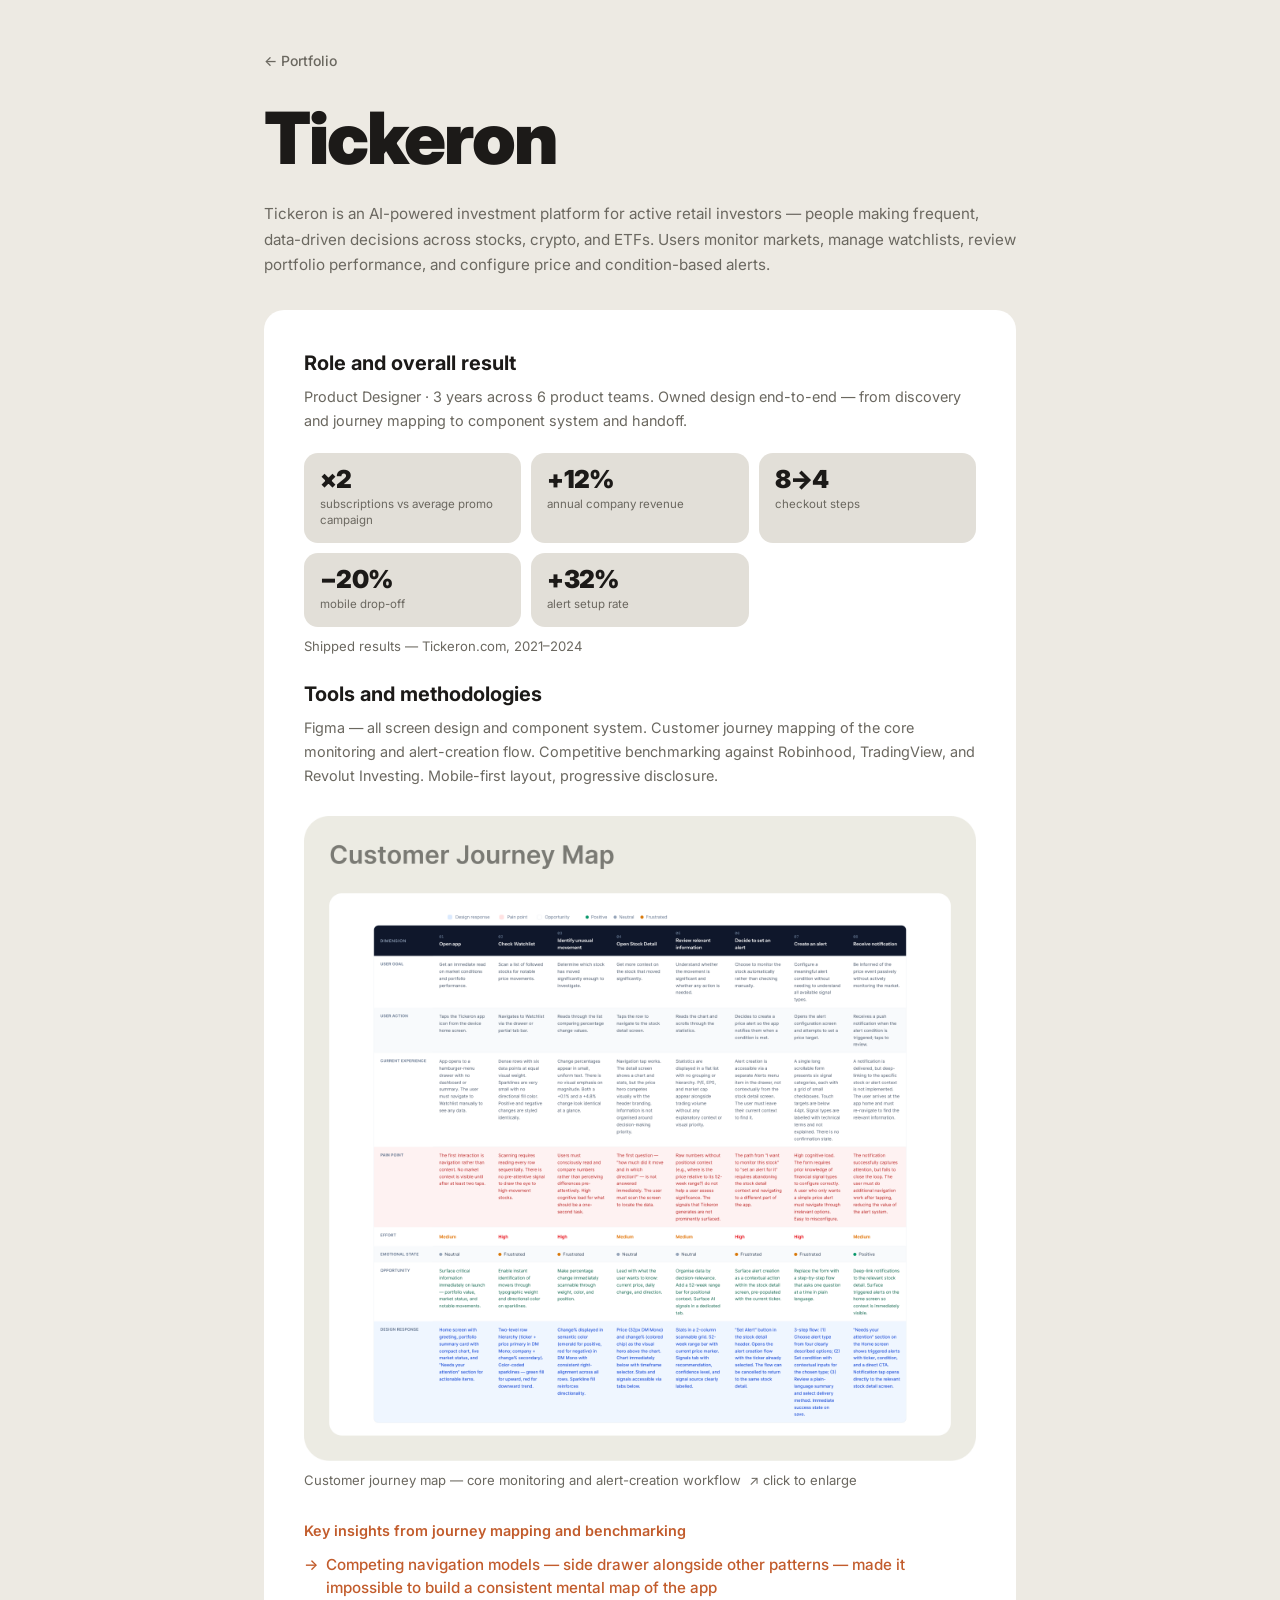
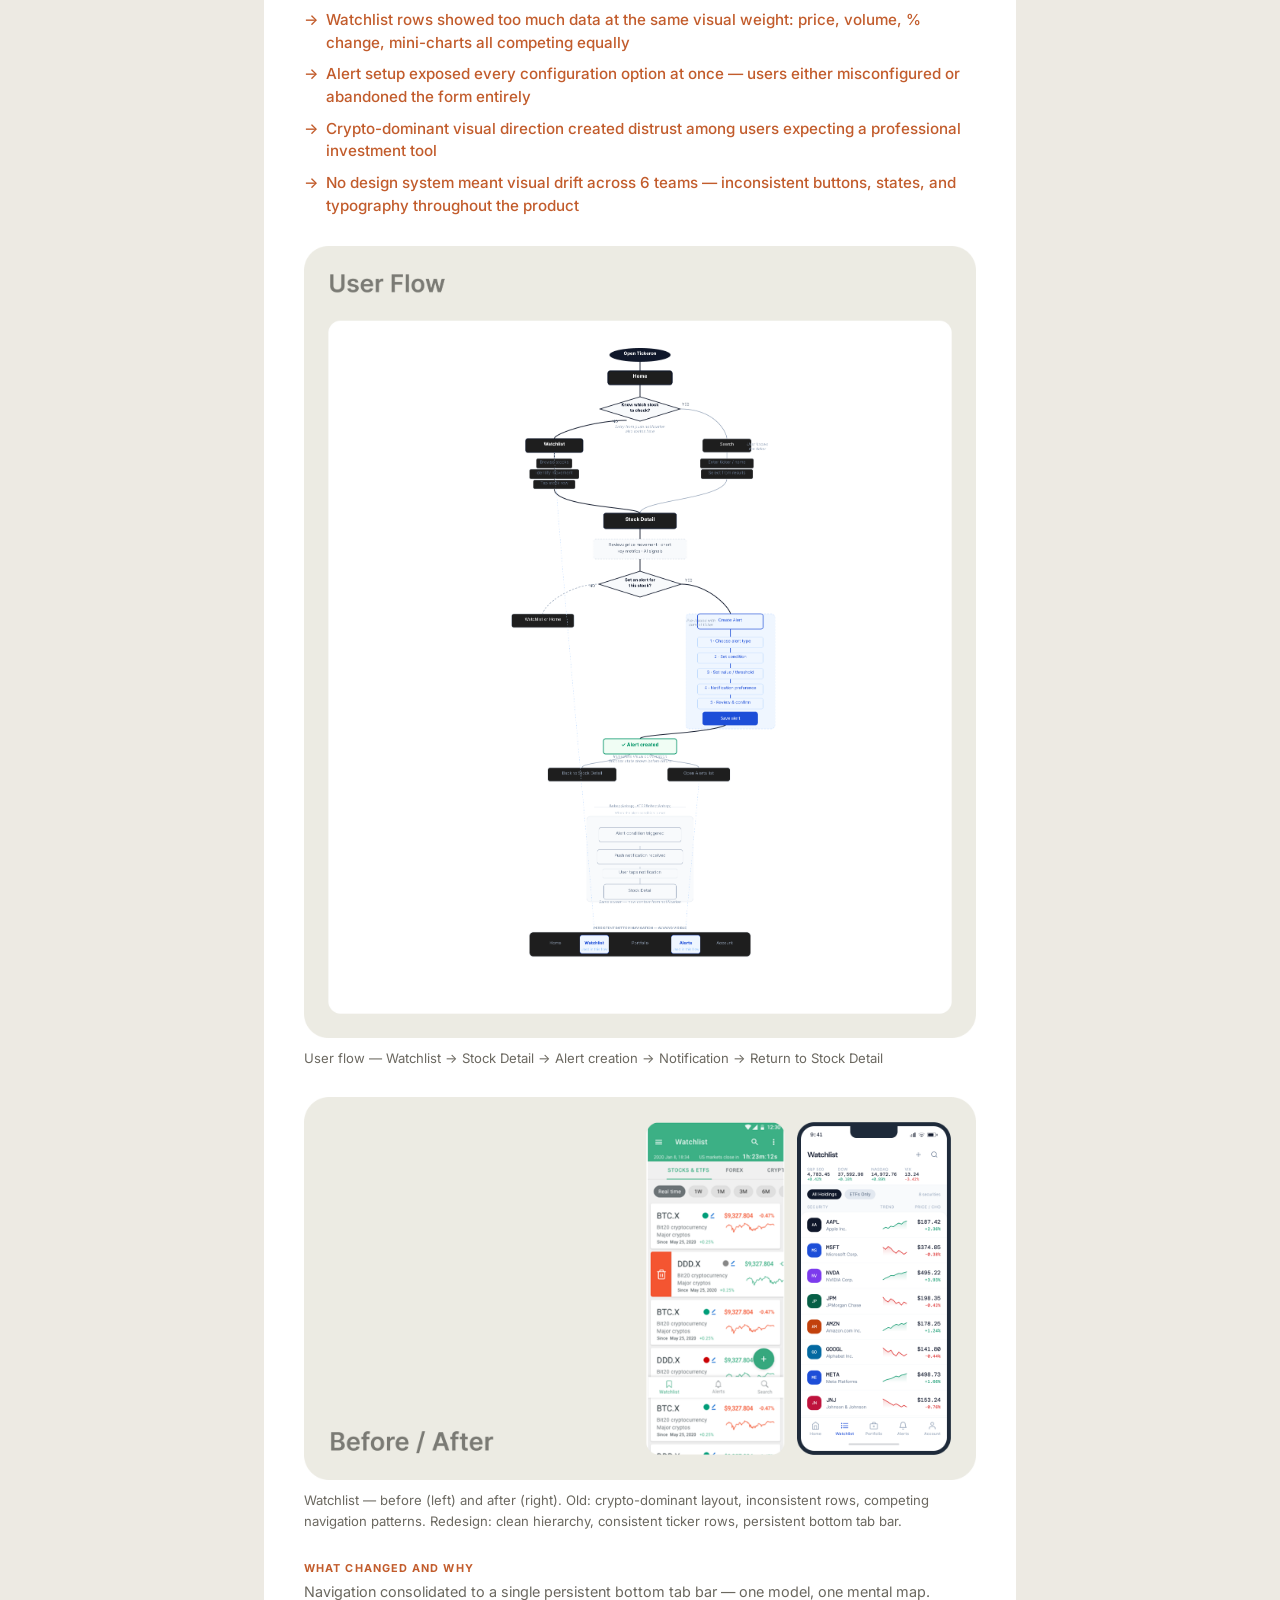
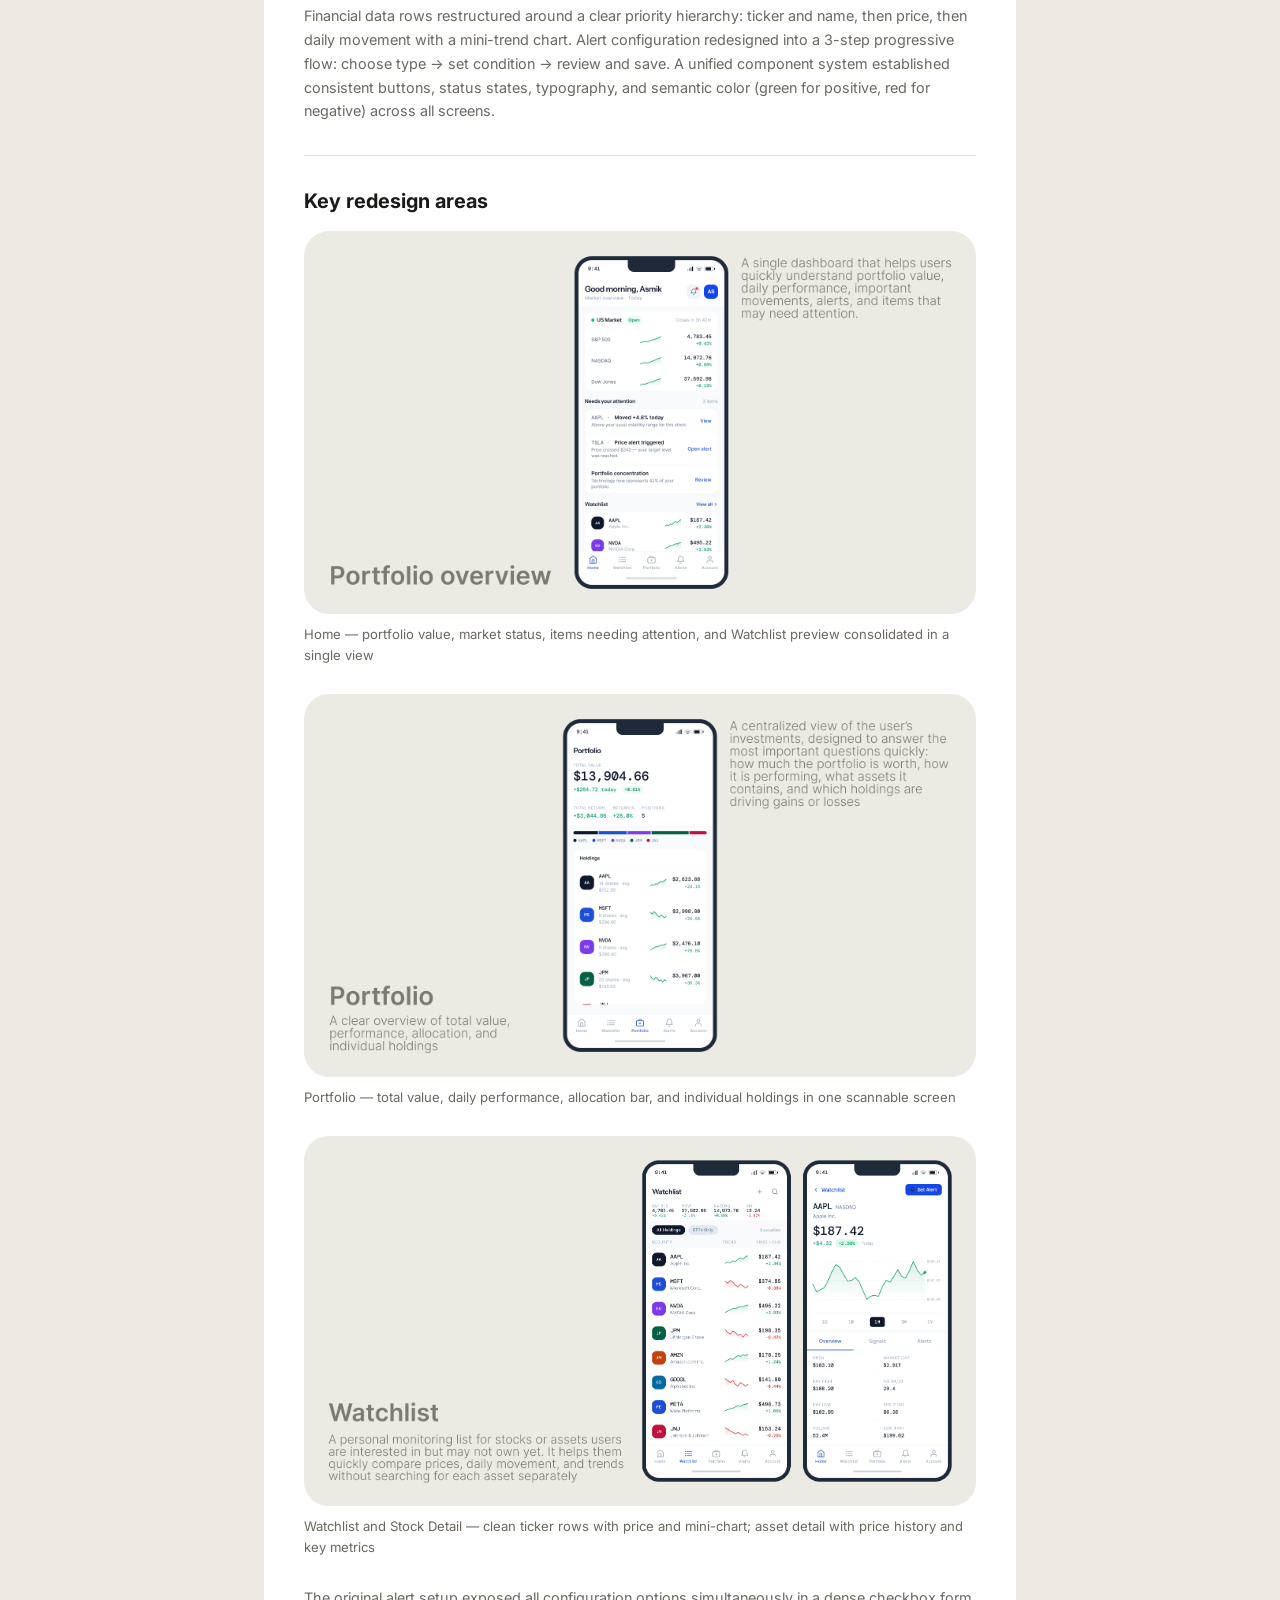
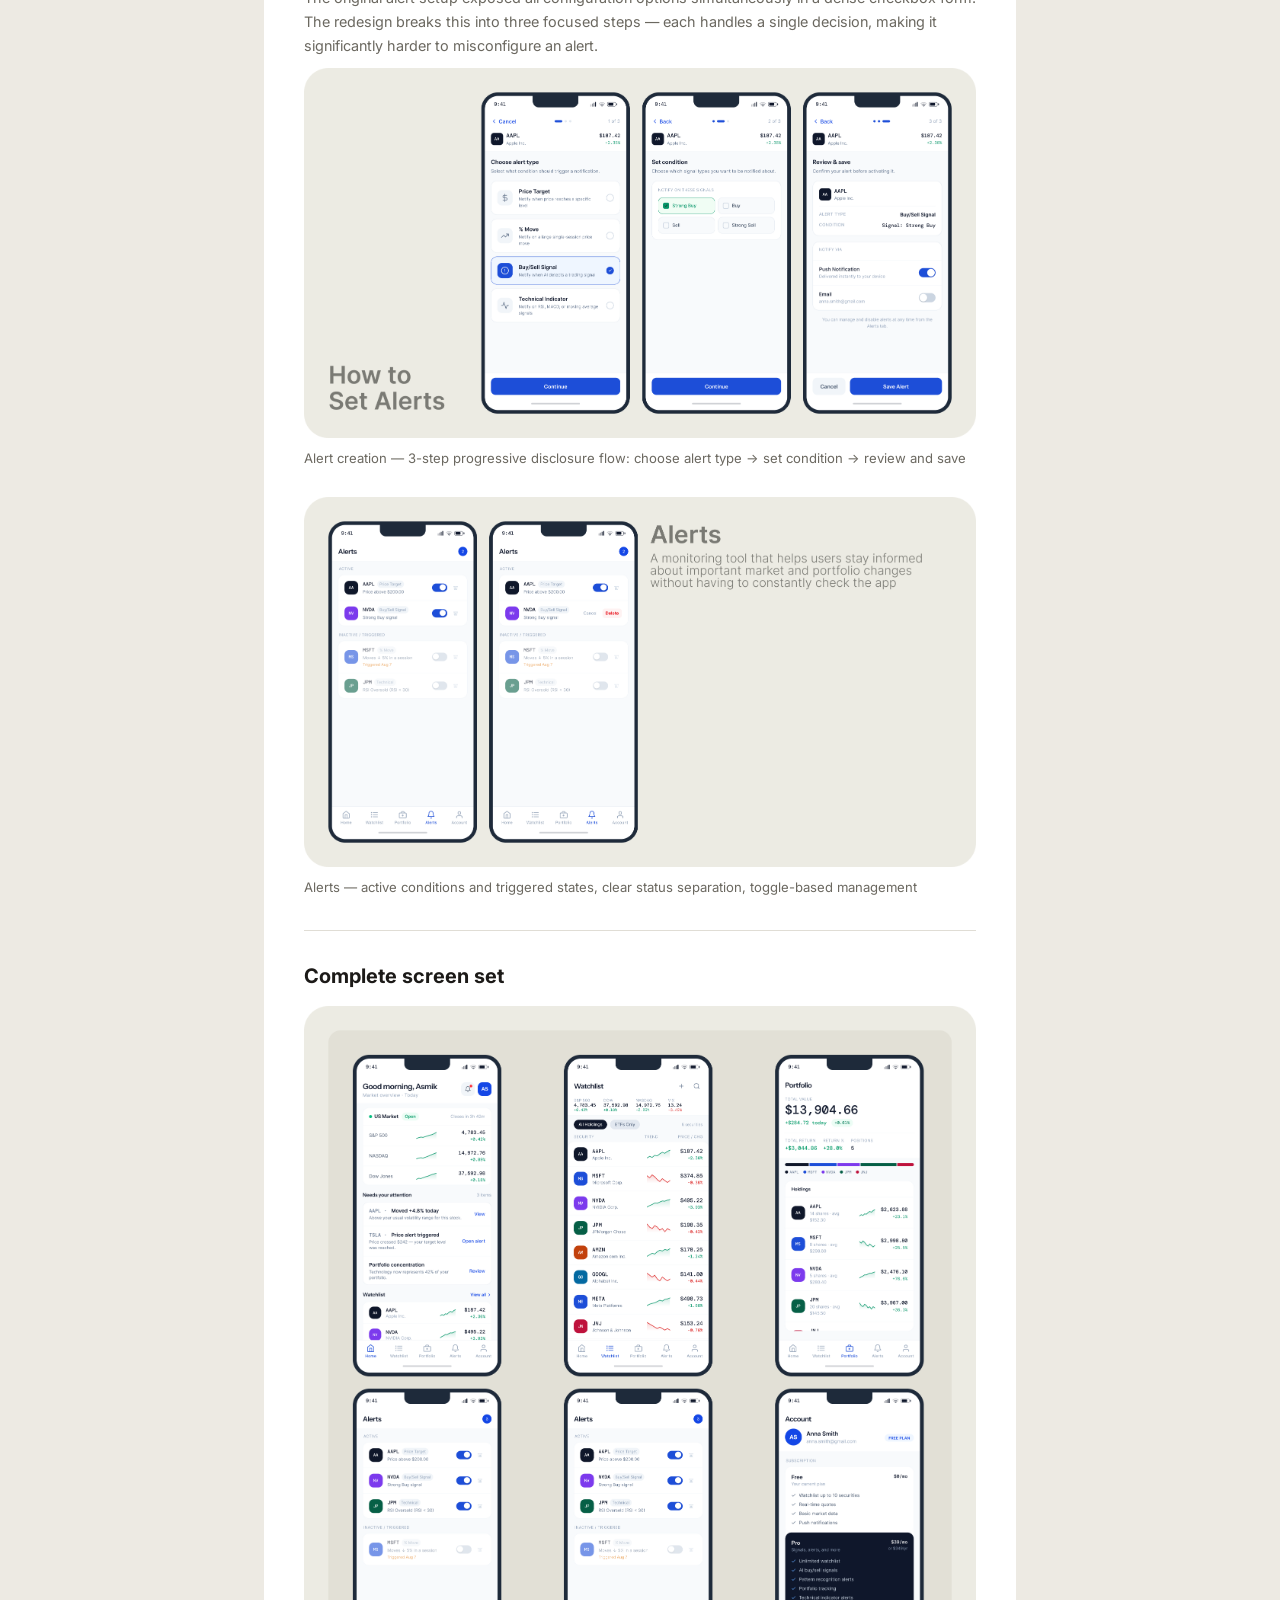
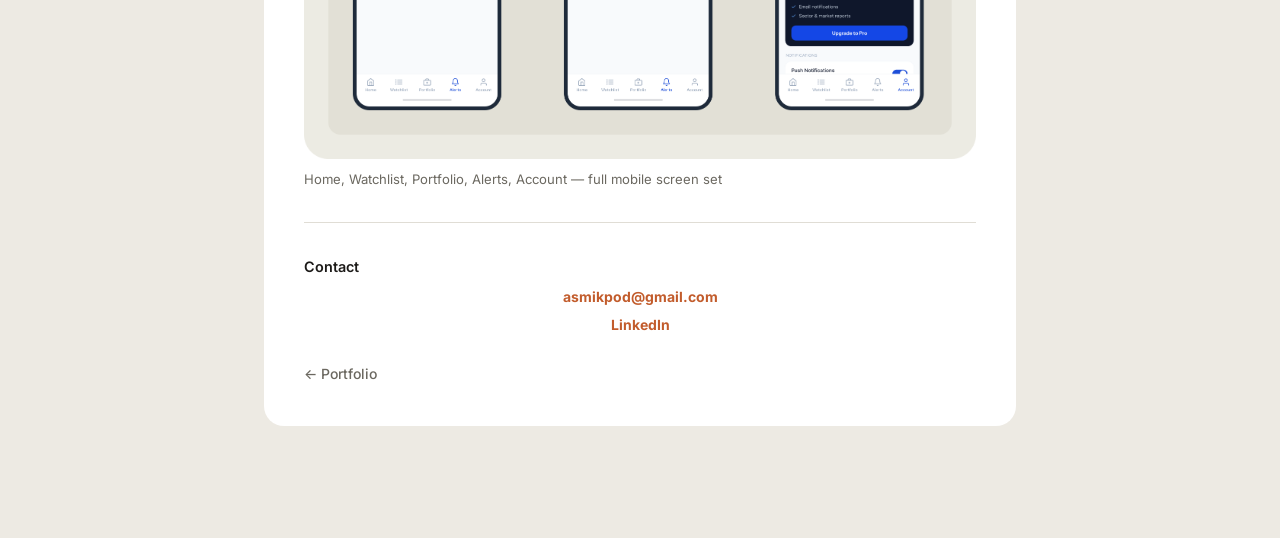
<file: case-tickeron.html>
<!DOCTYPE html>
<html lang="en">
<head>
  <meta charset="UTF-8">
  <meta name="viewport" content="width=device-width, initial-scale=1.0">
  <title>Tickeron — Simplifying a complex investment platform for mobile</title>
  <meta name="description" content="Asmik Mikaelian — Tickeron case study. FinTech product design: 3-year product ownership across 6 teams, design system 0→1, and a self-directed mobile redesign concept.">
  <link rel="preconnect" href="https://fonts.googleapis.com">
  <link rel="preconnect" href="https://fonts.gstatic.com" crossorigin>
  <link href="https://fonts.googleapis.com/css2?family=Inter:wght@400;500;600;700;800;900&display=swap" rel="stylesheet">
  <link rel="stylesheet" href="styles.css">
</head>
<body>
  <div class="page">

    <a href="index.html" class="back-link">← Portfolio</a>

    <h1 class="display-title">Tickeron</h1>

    <p class="page-desc">
      Tickeron is an AI-powered investment platform for active retail investors — people making frequent, data-driven decisions across stocks, crypto, and ETFs. Users monitor markets, manage watchlists, review portfolio performance, and configure price and condition-based alerts.
    </p>

    <div class="main-card">

      <!-- ── ROLE AND OVERALL RESULT ───── -->
      <h2 class="section-heading" style="margin-bottom:0.5rem;">Role and overall result</h2>
      <p class="muted mb-md">Product Designer · 3 years across 6 product teams. Owned design end-to-end — from discovery and journey mapping to component system and handoff.</p>

      <div class="impact-grid">
        <div class="impact-item">
          <p class="impact-number">×2</p>
          <p class="impact-label">subscriptions vs average promo campaign</p>
        </div>
        <div class="impact-item">
          <p class="impact-number">+12%</p>
          <p class="impact-label">annual company revenue</p>
        </div>
        <div class="impact-item">
          <p class="impact-number">8→4</p>
          <p class="impact-label">checkout steps</p>
        </div>
        <div class="impact-item">
          <p class="impact-number">−20%</p>
          <p class="impact-label">mobile drop-off</p>
        </div>
        <div class="impact-item">
          <p class="impact-number">+32%</p>
          <p class="impact-label">alert setup rate</p>
        </div>
      </div>
      <p class="img-caption" style="margin-top:0; margin-bottom:1.5rem;">Shipped results — Tickeron.com, 2021–2024</p>


      <!-- ── TOOLS AND METHODOLOGIES ───── -->
      <h2 class="section-heading" style="margin-bottom:0.5rem;">Tools and methodologies</h2>
      <p class="muted mb-lg">Figma — all screen design and component system. Customer journey mapping of the core monitoring and alert-creation flow. Competitive benchmarking against Robinhood, TradingView, and Revolut Investing. Mobile-first layout, progressive disclosure.</p>

      <!-- ── RESEARCH VISUAL ────────────── -->
      <a href="#lightbox-journey" style="display:block;cursor:zoom-in;">
        <img src="img/Tickeron_Portfolio/Tickeron_1.png" alt="Customer journey map" class="case-img" style="margin-bottom:0;">
      </a>
      <p class="img-caption">Customer journey map — core monitoring and alert-creation workflow &nbsp;&#x2197; click to enlarge</p>

      <div id="lightbox-journey" class="lightbox-overlay">
        <a href="#" class="lightbox-close"></a>
        <img src="img/Tickeron_Portfolio/Tickeron_1.png" alt="Customer journey map — full size">
      </div>

      <!-- ── INSIGHTS ───────────────────── -->
      <p class="meta-label" style="color:var(--accent); margin-bottom:0.5rem; margin-top:0.25rem;">Key insights from journey mapping and benchmarking</p>
      <ul class="insights-list mb-lg">
        <li>Competing navigation models — side drawer alongside other patterns — made it impossible to build a consistent mental map of the app</li>
        <li>Watchlist rows showed too much data at the same visual weight: price, volume, % change, mini-charts all competing equally</li>
        <li>Alert setup exposed every configuration option at once — users either misconfigured or abandoned the form entirely</li>
        <li>Crypto-dominant visual direction created distrust among users expecting a professional investment tool</li>
        <li>No design system meant visual drift across 6 teams — inconsistent buttons, states, and typography throughout the product</li>
      </ul>

      <!-- ── USER FLOW (SCHEME) ─────────── -->
      <img src="img/Tickeron_Portfolio/Tickeron_8.png" alt="User flow" class="case-img">
      <p class="img-caption" style="margin-bottom:1.75rem;">User flow — Watchlist → Stock Detail → Alert creation → Notification → Return to Stock Detail</p>

      <!-- ── BEFORE / AFTER ─────────────── -->
      <img src="img/Tickeron_Portfolio/Tickeron_2.png" alt="Watchlist — before and after" class="case-img">
      <p class="img-caption">Watchlist — before (left) and after (right). Old: crypto-dominant layout, inconsistent rows, competing navigation patterns. Redesign: clean hierarchy, consistent ticker rows, persistent bottom tab bar.</p>

      <!-- ── WHAT IMPROVED ──────────────── -->
      <div class="pid-block">
        <p class="pid-label">What changed and why</p>
        <p class="pid-text">Navigation consolidated to a single persistent bottom tab bar — one model, one mental map. Financial data rows restructured around a clear priority hierarchy: ticker and name, then price, then daily movement with a mini-trend chart. Alert configuration redesigned into a 3-step progressive flow: choose type → set condition → review and save. A unified component system established consistent buttons, status states, typography, and semantic color (green for positive, red for negative) across all screens.</p>
      </div>

      <hr class="divider">

      <!-- ── KEY REDESIGN AREAS ─────────── -->
      <h2 class="section-heading" style="margin-bottom:1rem;">Key redesign areas</h2>

      <img src="img/Tickeron_Portfolio/Tickeron_3.png" alt="Home — portfolio overview" class="case-img">
      <p class="img-caption">Home — portfolio value, market status, items needing attention, and Watchlist preview consolidated in a single view</p>

      <img src="img/Tickeron_Portfolio/Tickeron_4.png" alt="Portfolio screen" class="case-img">
      <p class="img-caption">Portfolio — total value, daily performance, allocation bar, and individual holdings in one scannable screen</p>

      <img src="img/Tickeron_Portfolio/Tickeron_7.png" alt="Watchlist and Stock Detail" class="case-img">
      <p class="img-caption">Watchlist and Stock Detail — clean ticker rows with price and mini-chart; asset detail with price history and key metrics</p>

      <p class="muted" style="margin-bottom:0.65rem;">The original alert setup exposed all configuration options simultaneously in a dense checkbox form. The redesign breaks this into three focused steps — each handles a single decision, making it significantly harder to misconfigure an alert.</p>
      <img src="img/Tickeron_Portfolio/Tickeron_6.png" alt="Alert creation — 3-step flow" class="case-img">
      <p class="img-caption">Alert creation — 3-step progressive disclosure flow: choose alert type → set condition → review and save</p>

      <img src="img/Tickeron_Portfolio/Tickeron_5.png" alt="Alerts screen" class="case-img">
      <p class="img-caption" style="margin-bottom:1.75rem;">Alerts — active conditions and triggered states, clear status separation, toggle-based management</p>

      <hr class="divider">

      <!-- ── COMPLETE SCREEN SET ────────── -->
      <h2 class="section-heading" style="margin-bottom:1rem;">Complete screen set</h2>
      <img src="img/Tickeron_Portfolio/Tickeron_9.png" alt="Final design — all screens" class="case-img" style="margin-bottom:0;">
      <p class="img-caption">Home, Watchlist, Portfolio, Alerts, Account — full mobile screen set</p>

      <hr class="divider">

      <p class="meta-label">Contact</p>
      <div class="hero-links" style="margin-top:0.5rem; margin-bottom:1.5rem;">
        <a href="mailto:asmikpod@gmail.com">asmikpod@gmail.com</a>
        <a href="https://www.linkedin.com/in/asmik-mikaelian-69164b322/" target="_blank" rel="noopener">LinkedIn</a>
      </div>

      <a href="index.html" class="back-link" style="margin-bottom:0;">← Portfolio</a>

    </div>

  </div>
</body>
</html>
</file>
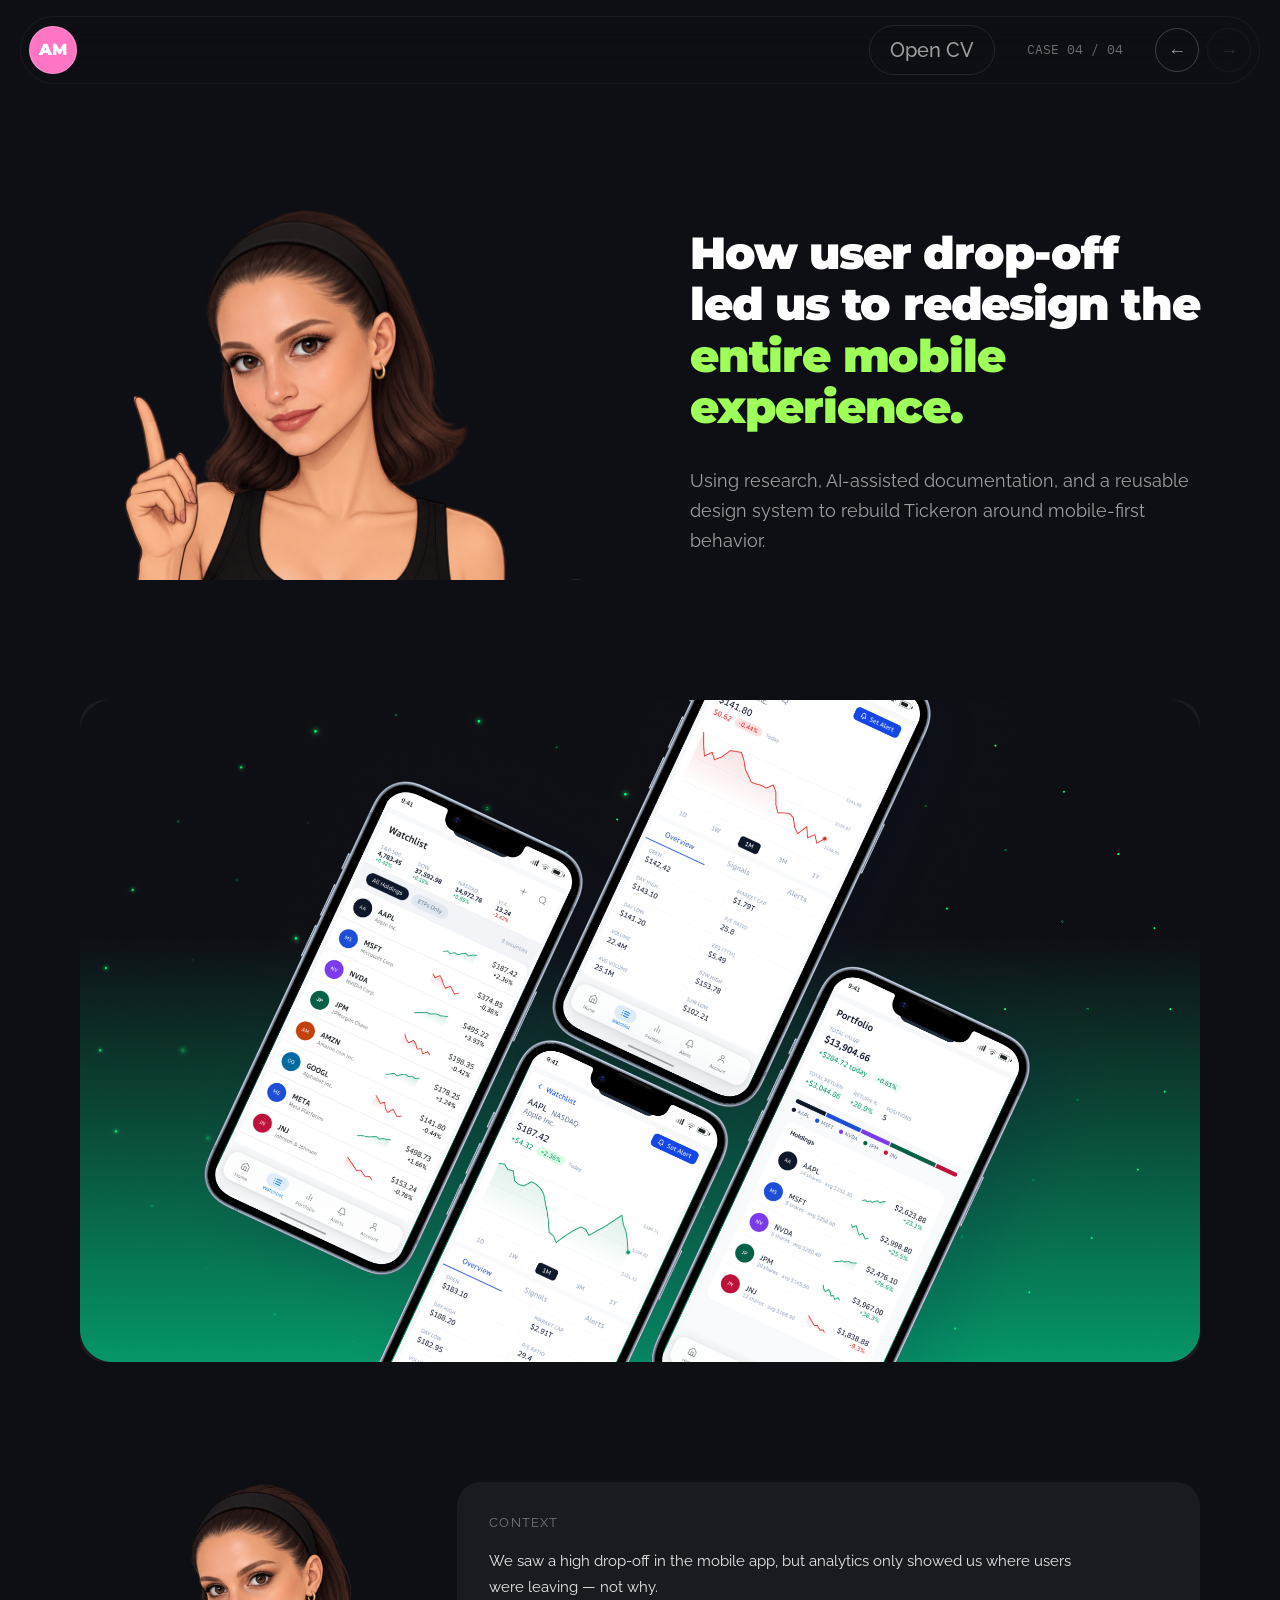
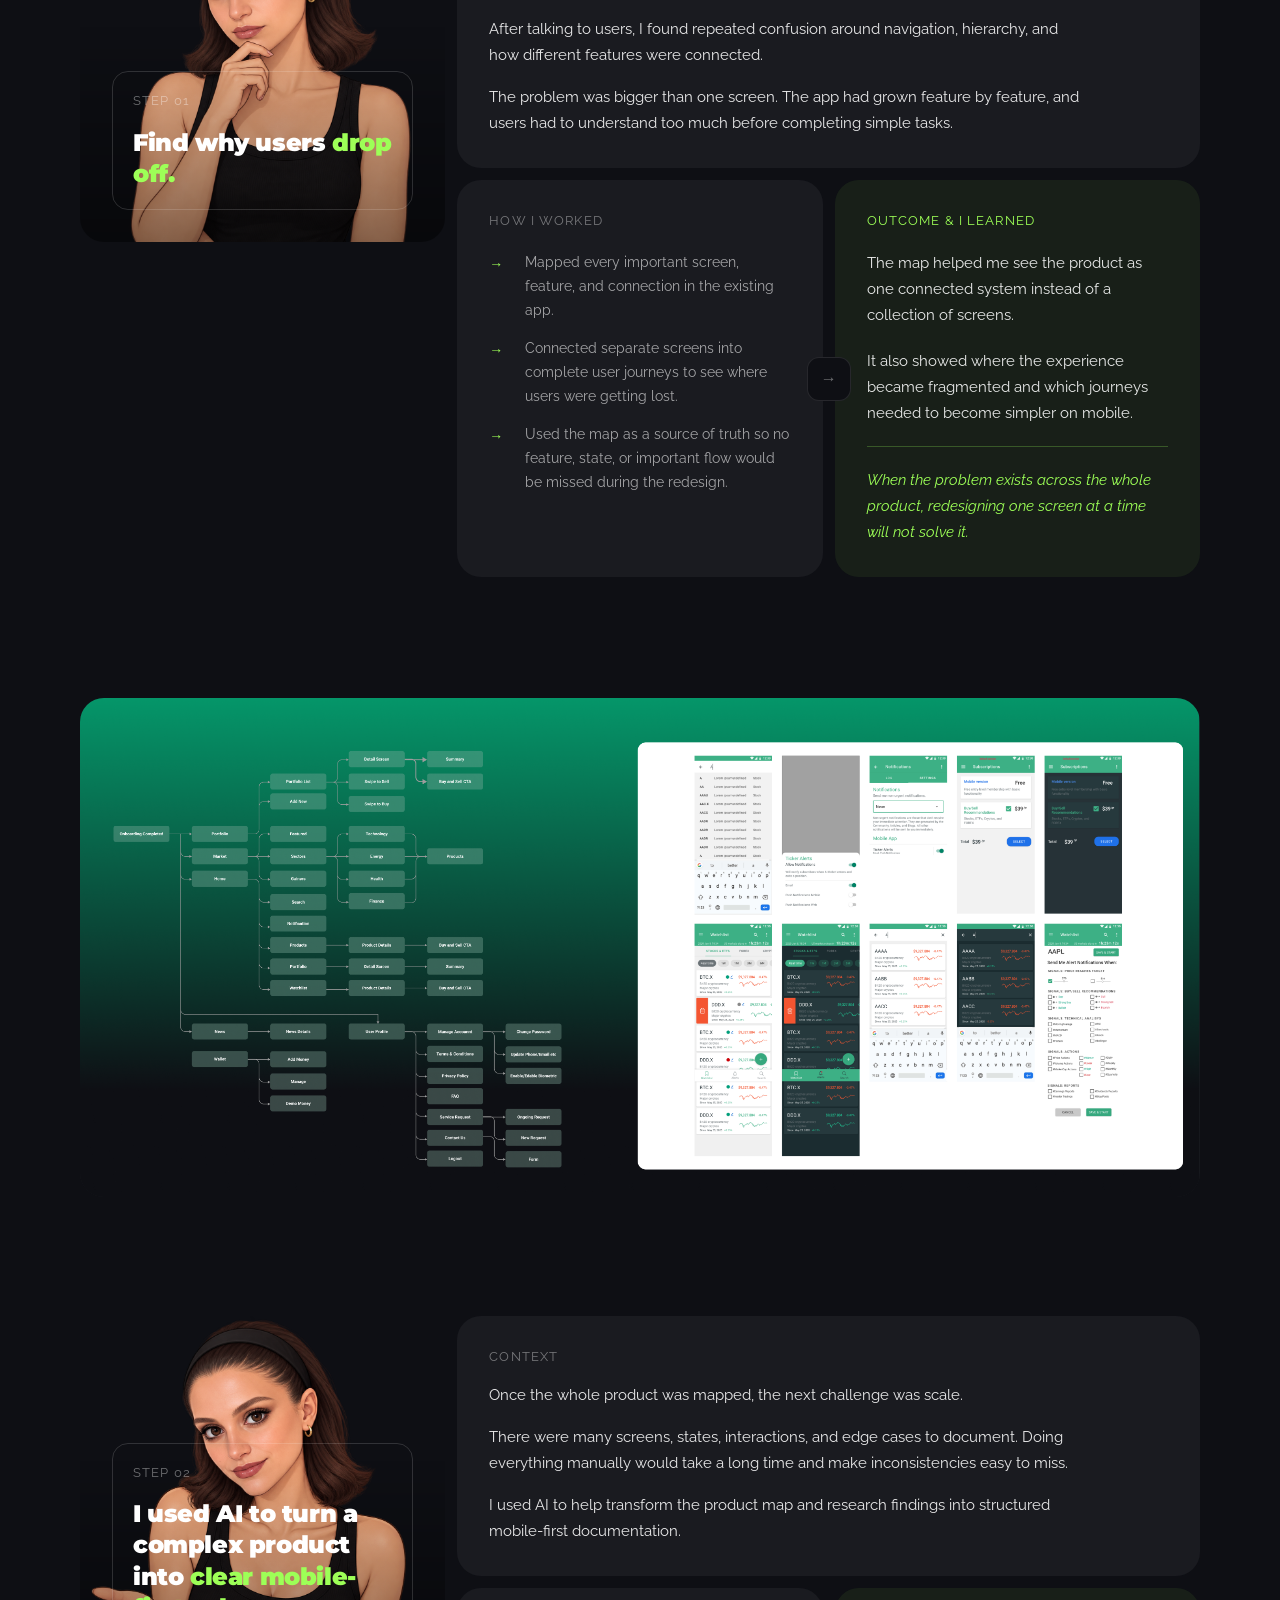
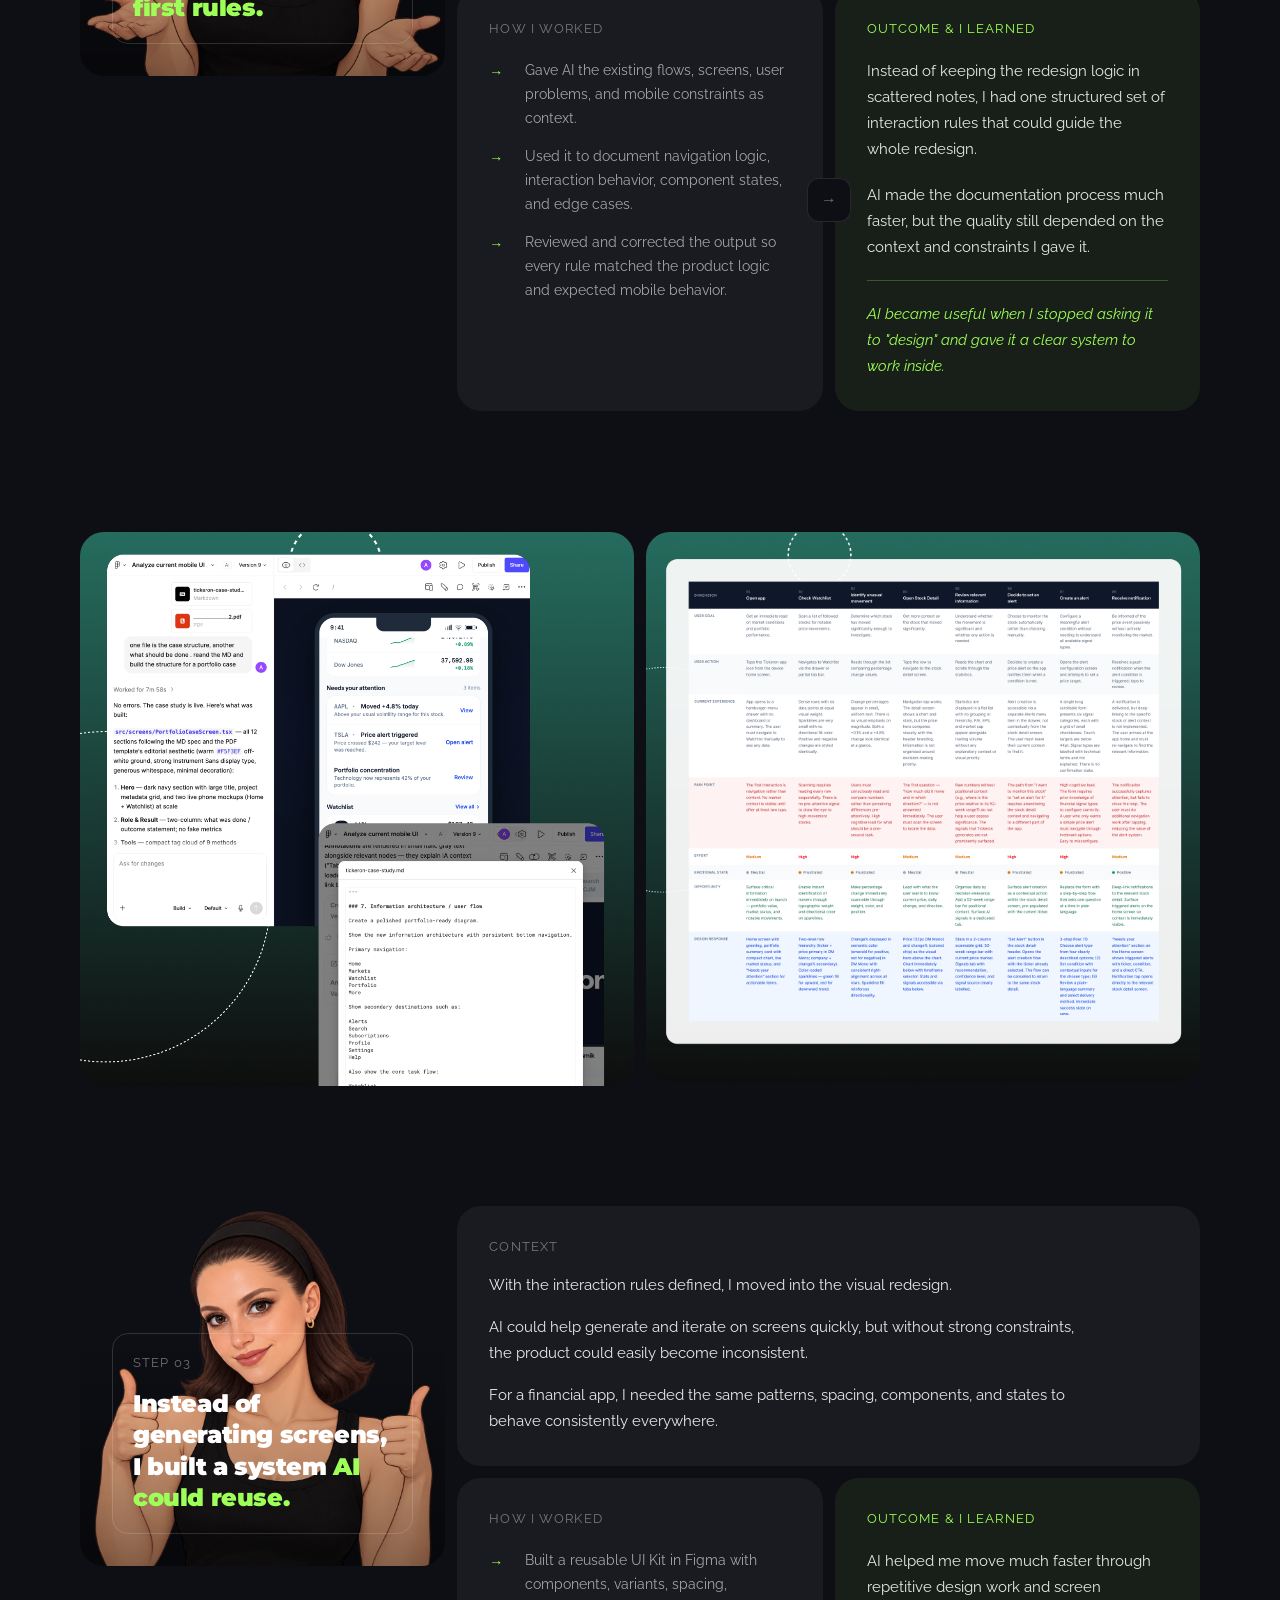
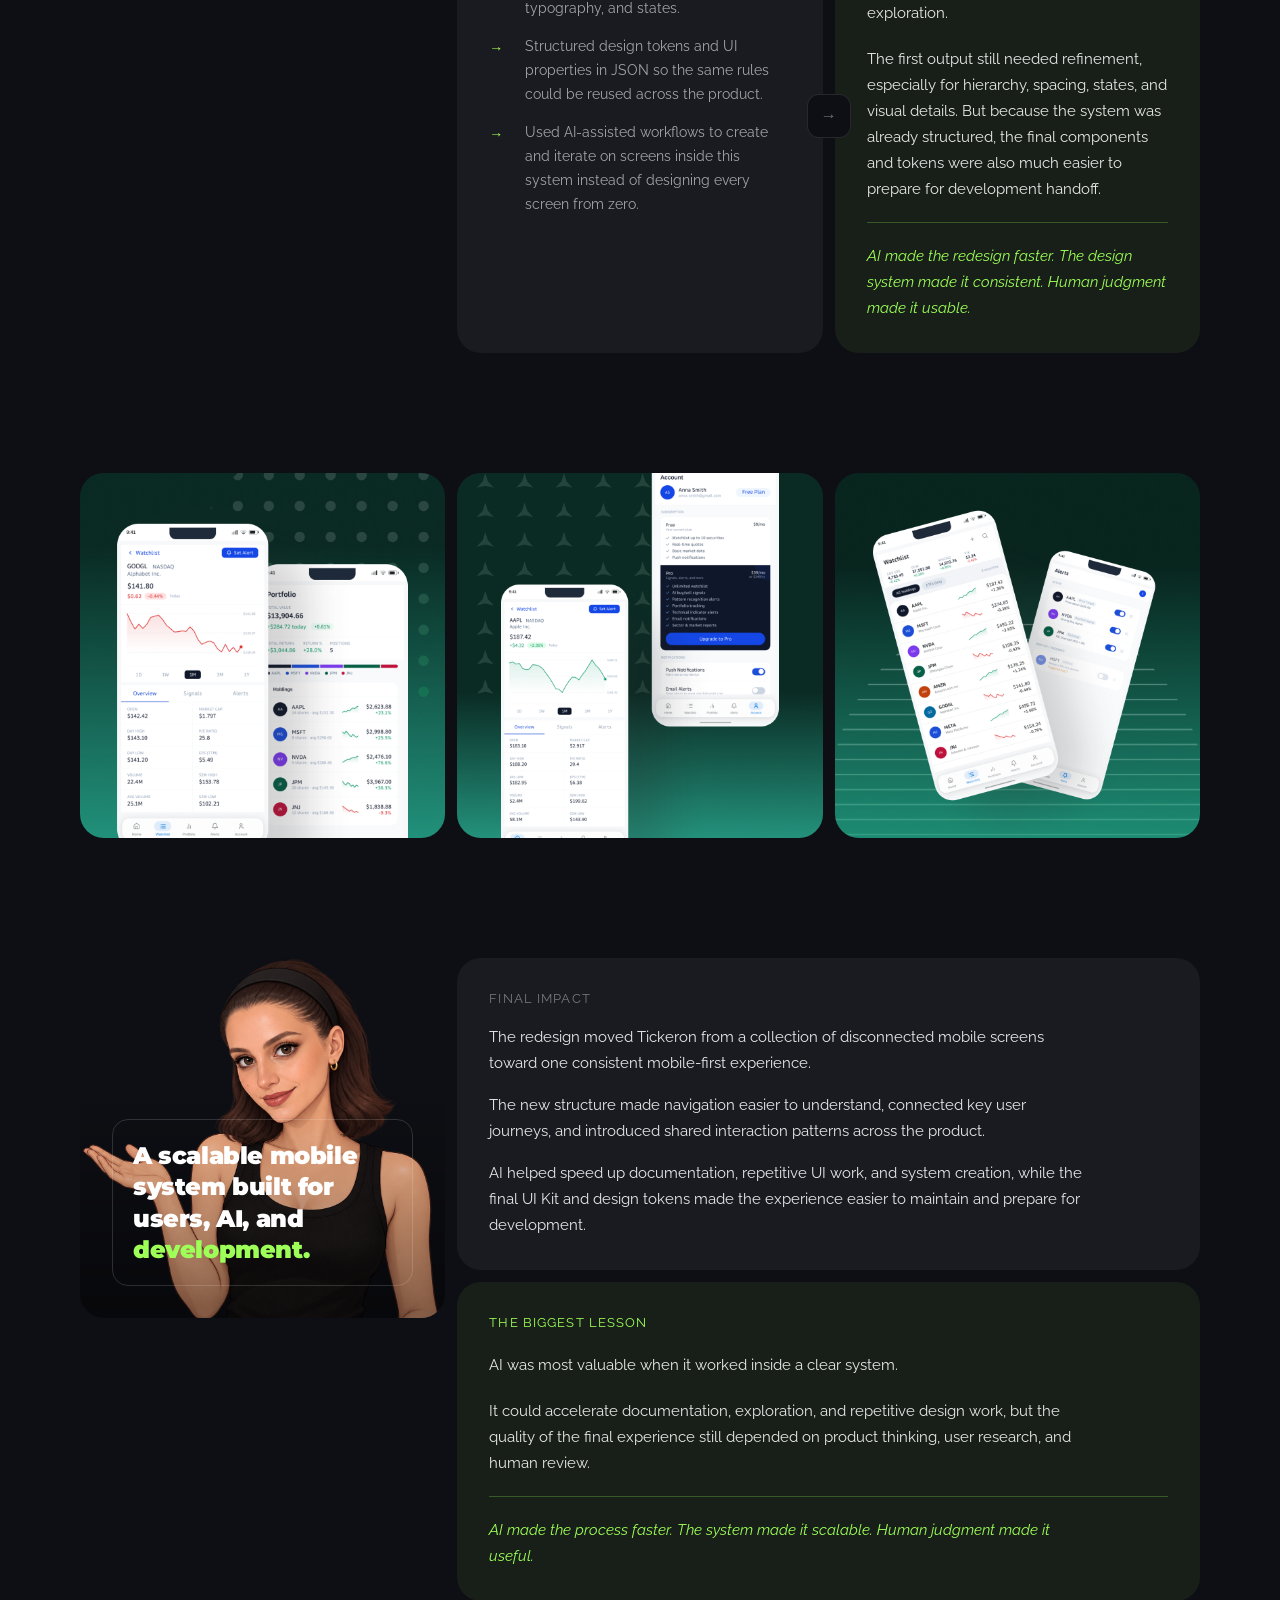
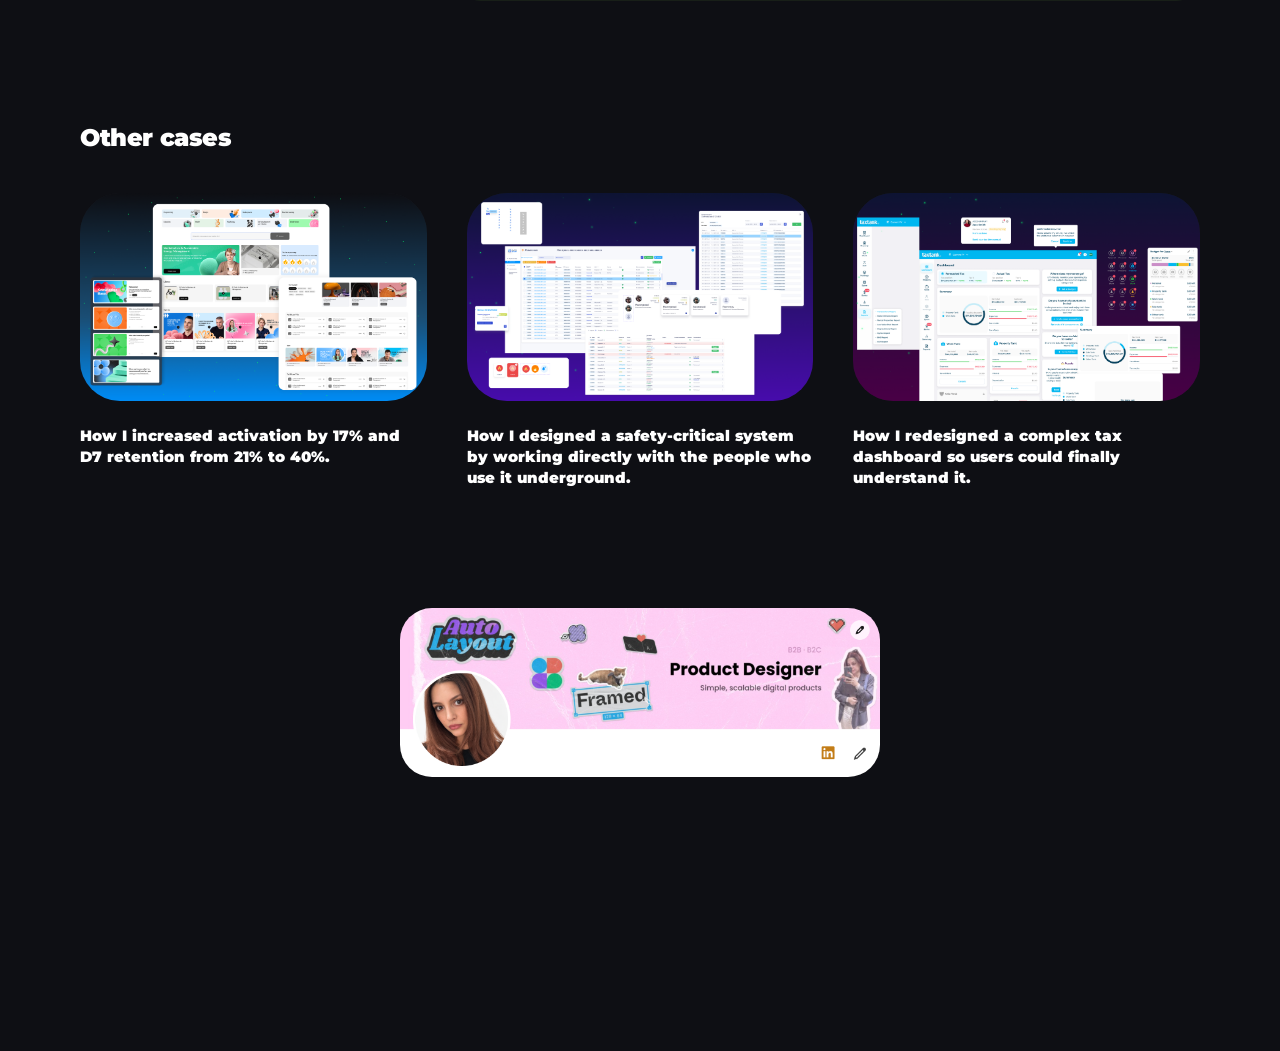
<file: case-tickron.html>
<!DOCTYPE html>
<html lang="en" style="background:#0e0f14">
<head>
  <meta charset="UTF-8" />
  <meta name="viewport" content="width=device-width, initial-scale=1.0, viewport-fit=cover" />
  <title>Tickron — Redesigning Task Flow for Speed and Clarity · Asmik Mikaelian</title>
  <link rel="preconnect" href="https://fonts.googleapis.com" />
  <link rel="preconnect" href="https://fonts.gstatic.com" crossorigin />
  <link href="https://fonts.googleapis.com/css2?family=Montserrat:wght@900&family=Raleway:ital,wght@0,400;0,500;0,600;1,400&family=Instrument+Sans:ital,wght@0,400;0,500;0,600;0,700;1,400;1,500&family=IBM+Plex+Mono:wght@400&display=swap" rel="stylesheet" />
  <link rel="stylesheet" href="main.css" />
  <link rel="stylesheet" href="motion.css" />

  <style>
    body { font-family: 'Raleway', sans-serif; }

    :root { --case-accent: #9dff57; }
    .acc { color: var(--case-accent); }

    /* ── Page wrapper ── */
    .case-page {
      display: flex;
      flex-direction: column;
      gap: 120px;
    }

    /* ── Section wrappers ── */
    .cs {
      padding: 0 80px;
      display: flex;
      flex-direction: column;
      width: 100%;
    }

    .gallery-section {
      padding: 0 80px;
      display: flex;
      flex-direction: column;
      gap: 12px;
      width: 100%;
    }

    /* ── Hero ── */
    .hero-section { padding-top: 200px; }

    .case-hero__grid {
      display: grid;
      grid-template-columns: repeat(12, minmax(0, 1fr));
      column-gap: 80px;
      row-gap: 80px;
      width: 100%;
    }

    .case-hero__title-wrap  { grid-column: 1 / span 6; grid-row: 1; }
    .case-hero__rails       { grid-column: 7 / span 6; grid-row: 1; display: grid; grid-template-columns: 1fr 1fr; column-gap: 40px; row-gap: 40px; align-content: start; }
    .case-hero__description { grid-column: 1 / span 6; grid-row: 2; }
    .case-hero__metrics     { grid-column: 7 / span 6; grid-row: 2; display: grid; grid-template-columns: 1fr 1fr; gap: 40px 24px; align-content: start; }

    .case-hero__title {
      font-family: 'Montserrat', sans-serif;
      font-weight: 900;
      font-size: clamp(32px, 3.5vw, 52px);
      line-height: 1.15;
      letter-spacing: -1.2px;
      color: var(--headline-text);
    }

    .case-hero__rail { display: flex; flex-direction: column; gap: 8px; }
    .case-hero__rail-label {
      font-family: 'Raleway', sans-serif;
      font-size: 13px;
      letter-spacing: 1.12px;
      text-transform: uppercase;
      color: var(--tertiary-text);
      line-height: 1.4;
    }
    .case-hero__rail-value {
      font-family: 'Raleway', sans-serif;
      font-size: 16px;
      line-height: 28px;
      color: var(--secondary-text);
    }

    .case-hero__metric { display: flex; flex-direction: column; gap: 6px; }
    .case-hero__metric-value {
      font-family: 'Montserrat', sans-serif;
      font-weight: 900;
      font-size: 36px;
      line-height: 1.2;
      color: var(--headline-text);
    }
    .case-hero__metric-value--accent { color: var(--case-accent); }
    .case-hero__metric-label {
      font-family: 'Raleway', sans-serif;
      font-size: 13px;
      line-height: 20px;
      color: var(--tertiary-text);
    }

    /* ── Image cells ── */
    .img-cell {
      position: relative;
      border-radius: 24px;
      overflow: hidden;
      background: var(--card);
    }
    .img-cell img {
      position: absolute;
      inset: 0;
      width: 100%;
      height: 100%;
      object-fit: cover;
    }

    .gallery-col-2 {
      display: grid;
      grid-template-columns: 1fr 1fr;
      gap: 12px;
    }
    .gallery-col-3 {
      display: grid;
      grid-template-columns: 1fr 1fr 1fr;
      gap: 12px;
    }

    /* ── Story grid (12-col) ── */
    .story-grid {
      display: grid;
      grid-template-columns: repeat(12, minmax(0, 1fr));
      column-gap: 12px;
      align-items: start;
    }

    /* Left card: 4 cols — background image + label + headline */
    .story-card-left {
      grid-column: 1 / span 4;
      border-radius: 24px;
      overflow: hidden;
      position: relative;
      display: flex;
      flex-direction: column;
      padding: 32px;
      min-height: 360px;
    }
    .story-card-left__content {
      position: relative;
      z-index: 1;
      display: flex;
      flex-direction: column;
      gap: 16px;
      margin-top: auto;
      border: 1px solid rgba(255, 255, 255, 0.15);
      border-radius: 16px;
      padding: 20px;
    }
    .story-card-left__bg {
      position: absolute;
      inset: 0;
    }
    .story-card-left__bg img {
      width: 100%;
      height: 100%;
      object-fit: cover;
      object-position: top center;
    }
    .story-card-left::after {
      content: '';
      position: absolute;
      bottom: 0;
      left: 0;
      right: 0;
      height: 60%;
      background: linear-gradient(to top, rgba(0,0,0,0.45) 0%, transparent 100%);
      z-index: 0;
      pointer-events: none;
    }

    /* Right column: 8 cols */
    .story-card-right {
      grid-column: 5 / span 8;
      display: flex;
      flex-direction: column;
      gap: 12px;
    }

    /* Context card */
    .rail-sm {
      background: var(--card);
      border-radius: 24px;
      padding: 32px;
      display: flex;
      flex-direction: column;
      gap: 16px;
    }

    /* Context card with inline metric */
    .story-context-wide {
      background: var(--card);
      border-radius: 24px;
      padding: 32px;
      display: flex;
      gap: 48px;
      align-items: flex-start;
    }
    .story-context-wide__text { flex: 1; display: flex; flex-direction: column; gap: 16px; }
    .story-context-wide__metric { flex: 0 0 auto; display: flex; flex-direction: column; gap: 8px; }

    /* HOW / OUTCOME two-column panel */
    .story-2col {
      display: grid;
      grid-template-columns: 1fr 1fr;
      gap: 12px;
      position: relative;
    }
    .story-card-how {
      background: var(--card);
      border-radius: 24px;
      padding: 32px;
      display: flex;
      flex-direction: column;
      gap: 20px;
    }
    .story-card-out {
      background: rgba(157, 255, 87, 0.07);
      border-radius: 24px;
      padding: 32px;
      display: flex;
      flex-direction: column;
      gap: 20px;
    }

    /* Arrow connector between the two cards */
    .story-sep {
      position: absolute;
      left: 50%;
      top: 50%;
      transform: translate(-50%, -50%);
      width: 44px;
      height: 44px;
      background: var(--bg);
      border: 1px solid var(--border-10);
      border-radius: 12px;
      z-index: 2;
      display: flex;
      align-items: center;
      justify-content: center;
      font-size: 16px;
      color: var(--tertiary-text);
      pointer-events: none;
    }

    /* Italic divider inside outcome card */
    .story-divider {
      border-top: 1px solid rgba(157, 255, 87, 0.25);
      padding-top: 20px;
    }

    /* ── Typography tokens ── */
    .c-cap {
      font-family: 'Raleway', sans-serif;
      font-size: 13px;
      letter-spacing: 1.12px;
      text-transform: uppercase;
      color: var(--tertiary-text);
      line-height: 1.4;
    }
    .c-h2 {
      font-family: 'Montserrat', sans-serif;
      font-weight: 900;
      font-size: 24px;
      line-height: 1.3;
      letter-spacing: -0.4px;
      color: var(--headline-text);
    }
    .c-lead {
      font-family: 'Raleway', sans-serif;
      font-size: 18px;
      line-height: 30px;
      color: var(--main-text);
    }
    .c-body {
      font-family: 'Raleway', sans-serif;
      font-size: 16px;
      line-height: 28px;
      color: var(--secondary-text);
    }

    /* ── Metrics (large inline) ── */
    .metric__val {
      font-family: 'Montserrat', sans-serif;
      font-weight: 900;
      font-size: 36px;
      line-height: 1.2;
      color: var(--headline-text);
    }
    .metric__val--accent   { color: var(--case-accent); }
    .metric__val--positive { color: var(--positive); }
    .metric__cap {
      font-family: 'Raleway', sans-serif;
      font-size: 13px;
      line-height: 20px;
      color: var(--tertiary-text);
    }

    /* ── Bullets ── */
    .bullets { display: flex; flex-direction: column; gap: 14px; }
    .bullet  { display: flex; gap: 12px; align-items: flex-start; }
    .bullet__icon { font-size: 14px; line-height: 28px; flex-shrink: 0; color: var(--case-accent); }
    .bullet__text { font-family: 'Raleway', sans-serif; font-size: 14px; line-height: 24px; color: var(--secondary-text); }

    .story-card-right .c-lead { font-size: 15px; line-height: 26px; }

    /* ── Tags ── */
    .tags { display: flex; flex-wrap: wrap; gap: 8px; }
    .tag  { background: var(--border-10); border-radius: 8px; padding: 3px 12px 4px; font-family: 'Raleway', sans-serif; font-weight: 600; font-size: 13px; color: var(--secondary-text); }

    /* ── Other cases ── */
    .other-cases-section { gap: 40px; padding-bottom: 120px; }
    .other-grid {
      display: grid;
      grid-template-columns: repeat(3, minmax(0, 1fr));
      gap: 40px;
    }
    .other-card {
      display: flex;
      flex-direction: column;
      gap: 24px;
      text-decoration: none;
    }
    .other-card__img {
      aspect-ratio: 1280 / 768;
      border-radius: 40px;
      overflow: hidden;
      position: relative;
      background: var(--card);
    }
    .other-card__img img {
      position: absolute;
      inset: 0;
      width: 100%;
      height: 100%;
      object-fit: cover;
      transition: transform 650ms cubic-bezier(0.16, 1, 0.3, 1);
    }
    .other-card:hover .other-card__img img { transform: scale(1.05); }
    .other-card__meta { display: flex; flex-direction: column; gap: 8px; }
    .other-card__title {
      font-family: 'Montserrat', sans-serif;
      font-weight: 900;
      font-size: 15px;
      line-height: 1.4;
      color: var(--headline-text);
    }
    .other-card--locked { pointer-events: none; }
    .other-card--locked .other-card__img { position: relative; }
    .other-card--locked .other-card__img::before {
      content: '';
      position: absolute;
      inset: 0;
      background: rgba(14,15,20,0.6);
      z-index: 2;
      border-radius: 40px;
    }
    .other-card--locked .other-card__title { color: var(--tertiary-text); }
    .other-lock-badge {
      position: absolute;
      top: 50%; left: 50%;
      transform: translate(-50%, -50%);
      z-index: 3;
      display: flex;
      flex-direction: column;
      align-items: center;
      gap: 10px;
    }
    .other-lock-icon {
      width: 44px; height: 44px;
      border-radius: 50%;
      background: rgba(255,255,255,0.08);
      border: 1px solid rgba(255,255,255,0.14);
      display: flex; align-items: center; justify-content: center;
      font-size: 18px;
    }
    .other-lock-label {
      font-family: 'IBM Plex Mono', monospace;
      font-size: 11px;
      letter-spacing: 0.18em;
      text-transform: uppercase;
      color: rgba(255,255,255,0.4);
      white-space: nowrap;
    }

    /* ── Navbar case variant ── */
    .navbar__cases-label {
      font-family: 'IBM Plex Mono', monospace;
      font-size: 13px;
      text-transform: uppercase;
      color: var(--tertiary-text);
      white-space: nowrap;
    }
    .navbar__case-btns { display: flex; align-items: center; gap: 8px; }
    .navbar__case-btn {
      display: flex; align-items: center; justify-content: center;
      width: 44px; height: 44px;
      border: 1px solid var(--border-20);
      border-radius: 50%;
      font-size: 18px;
      color: var(--secondary-text);
      text-decoration: none;
      transition: border-color 0.25s ease, color 0.25s ease, transform 0.25s cubic-bezier(0.16,1,0.3,1);
    }
    .navbar__case-btn:hover { border-color: rgba(255,255,255,0.4); color: var(--headline-text); transform: scale(1.08); }
    .navbar__case-btn:active { transform: scale(0.93); }
    .navbar__case-btn--muted { opacity: 0.22; pointer-events: none; cursor: default; }

    /* ── Case hero responsive ── */
    .case-hero-flex { display: flex; align-items: flex-end; gap: 60px; }
    .case-hero-image {
      flex: 0 0 550px; height: 380px;
      position: relative; overflow: hidden; border-radius: 24px;
    }

    /* ── Responsive ── */
    @media (max-width: 1100px) {
      .cs, .gallery-section { padding: 0 40px; }
      .case-hero__grid { column-gap: 40px; row-gap: 60px; }
      .story-grid { column-gap: 8px; }
    }
    @media (max-width: 809px) {
      .case-page { gap: 80px; }
    }
    @media (max-width: 860px) {
      .case-hero__title-wrap, .case-hero__rails,
      .case-hero__description, .case-hero__metrics { grid-column: 1 / -1; }
      .story-card-left  { grid-column: 1 / -1; min-height: 220px; }
      .story-card-right { grid-column: 1 / -1; }
      .case-hero-flex   { flex-direction: column; gap: 32px; }
      .case-hero-image  { flex: none; width: 100%; height: 260px; }
      .other-grid { grid-template-columns: repeat(2, minmax(0,1fr)); }
    }
    @media (max-width: 640px) {
      .cs, .gallery-section { padding: 0 20px; }
      .hero-section { padding-top: 120px; }
      .case-hero__metrics, .case-hero__rails { grid-template-columns: 1fr 1fr; }
      .story-2col { grid-template-columns: 1fr; }
      .story-sep  { display: none; }
      .gallery-col-2 { grid-template-columns: 1fr; }
      .gallery-col-3 { grid-template-columns: 1fr; }
      .other-grid { grid-template-columns: 1fr; }
      .case-page  { gap: 64px; }
    }
    @media (max-width: 480px) {
      .navbar__btn--cv { display: none; }
      .navbar__cases-label { display: none; }
      .navbar__right { gap: 8px; }
      .navbar__case-btn { width: 36px; height: 36px; font-size: 16px; }
    }

    /* ── LinkedIn Banner ── */
    .linkedin-banner-wrap { padding: 0 80px 80px; max-width: 50%; margin: 0 auto; }
    .linkedin-banner {
      display: block; position: relative;
      border-radius: 32px; overflow: hidden; text-decoration: none;
    }
    .linkedin-banner img {
      display: block; width: 100%; height: auto;
      transition: transform 700ms cubic-bezier(0.16, 1, 0.3, 1);
    }
    .linkedin-banner:hover img { transform: scale(1.03); }
    @media (max-width: 640px) {
      .linkedin-banner-wrap { padding: 0 20px 60px; }
      .linkedin-banner { border-radius: 20px; }
    }
  </style>
</head>
<body>

  <!-- ── Navbar ── -->
  <div id="navbarWrap" class="navbar-wrap">
    <nav class="navbar">
      <a href="index.html" class="navbar__logo" aria-label="Back to portfolio">AM</a>
      <div class="navbar__right">
        <a href="https://asmikmk.github.io/Portfolio2/Asmik_CV.pdf" class="navbar__btn navbar__btn--cv" target="_blank" rel="noopener">Open CV</a>
        <span class="navbar__cases-label">Case 04 / 04</span>
        <div class="navbar__case-btns">
          <a href="case-taxtank.html" class="navbar__case-btn" aria-label="Previous case">←</a>
          <a class="navbar__case-btn navbar__case-btn--muted" aria-label="No next case" aria-disabled="true">→</a>
        </div>
      </div>
    </nav>
  </div>

  <script>
    (function () {
      var wrap = document.getElementById('navbarWrap');
      var ticking = false, compact = false;
      var SHRINK_AT = 60, GROW_AT = 30;
      function update() {
        var y = window.scrollY;
        if (!compact && y > SHRINK_AT) { compact = true;  wrap.classList.add('is-compact'); }
        else if (compact && y < GROW_AT) { compact = false; wrap.classList.remove('is-compact'); }
        ticking = false;
      }
      window.addEventListener('scroll', function () {
        if (!ticking) { requestAnimationFrame(update); ticking = true; }
      }, { passive: true });
    })();
  </script>

  <!-- Custom cursor -->
  <div id="cardCursor" class="card-cursor" aria-hidden="true">
    <span class="card-cursor__text">View</span>
    <span class="card-cursor__arrow">→</span>
  </div>

  <!-- Scroll-to-top -->
  <button id="scrollTop" class="scroll-top" aria-label="Back to top">↑</button>

  <div class="page case-page">

    <!-- ══ HERO ══════════════════════════════════════════════════════════ -->
    <section class="cs hero-section">
      <div class="case-hero-flex">

        <!-- Character / product image -->
        <div class="case-hero-image">
          <img src="MobileApp/face3.png"
               alt=""
               style="position:absolute; inset:0; width:100%; height:100%; object-fit:cover; object-position:center top;" />
        </div>

        <!-- Title + description -->
        <div class="case-hero-title" style="flex:1; padding-bottom:24px;">
          <h1 class="case-hero__title">
            How user drop-off led us to redesign the <span class="acc">entire mobile experience.</span>
          </h1>
          <p style="margin-top:32px; font-family:'Raleway',sans-serif; font-size:18px; line-height:30px; color:var(--secondary-text); max-width:600px;">
            Using research, AI-assisted documentation, and a reusable design system to rebuild Tickeron around mobile-first behavior.
          </p>
        </div>

      </div>
    </section>

    <!-- ── Cover image ────────────────────────────────────────────────── -->
    <div class="gallery-section">
      <div class="img-cell" style="aspect-ratio:4262/2521;">
        <img src="MobileApp/Main_Top_Tittle.png" alt="Tickron — main screen" loading="lazy" />
      </div>
    </div>

    <!-- ══ STEP 01 ═══════════════════════════════════════════════════════ -->
    <section class="cs" data-reveal="up">
      <div class="story-grid">

        <div class="story-card-left">
          <div class="story-card-left__content">
            <span class="c-cap">Step 01</span>
            <h2 class="c-h2">Find why users <span class="acc">drop off.</span></h2>
          </div>
          <div class="story-card-left__bg">
            <img src="MobileApp/fase2.png" alt="Step 01 illustration" loading="lazy" />
          </div>
        </div>

        <div class="story-card-right">

          <div class="rail-sm">
            <span class="c-cap">Context</span>
            <p class="c-lead">We saw a high drop-off in the mobile app, but analytics only showed us where users were leaving — not why.</p>
            <p class="c-lead">After talking to users, I found repeated confusion around navigation, hierarchy, and how different features were connected.</p>
            <p class="c-lead">The problem was bigger than one screen. The app had grown feature by feature, and users had to understand too much before completing simple tasks.</p>
          </div>

          <div class="story-2col">
            <div class="story-card-how">
              <span class="c-cap">How I worked</span>
              <div class="bullets">
                <div class="bullet">
                  <span class="bullet__icon">→</span>
                  <span class="bullet__text">Mapped every important screen, feature, and connection in the existing app.</span>
                </div>
                <div class="bullet">
                  <span class="bullet__icon">→</span>
                  <span class="bullet__text">Connected separate screens into complete user journeys to see where users were getting lost.</span>
                </div>
                <div class="bullet">
                  <span class="bullet__icon">→</span>
                  <span class="bullet__text">Used the map as a source of truth so no feature, state, or important flow would be missed during the redesign.</span>
                </div>
              </div>
            </div>

            <div class="story-sep">→</div>

            <div class="story-card-out">
              <span class="c-cap" style="color:var(--case-accent);">Outcome &amp; I learned</span>
              <p class="c-lead">The map helped me see the product as one connected system instead of a collection of screens.</p>
              <p class="c-lead">It also showed where the experience became fragmented and which journeys needed to become simpler on mobile.</p>
              <div class="story-divider">
                <p class="c-lead" style="color:var(--case-accent); font-style:italic;">When the problem exists across the whole product, redesigning one screen at a time will not solve it.</p>
              </div>
            </div>
          </div>

        </div>
      </div>
    </section>

    <!-- ── Gallery ────────────────────────────────────────────────────── -->
    <div class="gallery-section" data-reveal="up">
      <div class="img-cell" style="aspect-ratio:4262/1897;">
        <img src="MobileApp/Map+Old.png" alt="App flow and screens overview" loading="lazy" />
      </div>
    </div>

    <!-- ══ STEP 02 ═══════════════════════════════════════════════════════ -->
    <section class="cs" data-reveal="up">
      <div class="story-grid">

        <div class="story-card-left">
          <div class="story-card-left__content">
            <span class="c-cap">Step 02</span>
            <h2 class="c-h2">I used AI to turn a complex product into <span class="acc">clear mobile-first rules.</span></h2>
          </div>
          <div class="story-card-left__bg">
            <img src="MobileApp/face4.png" alt="Step 02 illustration" loading="lazy" />
          </div>
        </div>

        <div class="story-card-right">

          <div class="rail-sm">
            <span class="c-cap">Context</span>
            <p class="c-lead">Once the whole product was mapped, the next challenge was scale.</p>
            <p class="c-lead">There were many screens, states, interactions, and edge cases to document. Doing everything manually would take a long time and make inconsistencies easy to miss.</p>
            <p class="c-lead">I used AI to help transform the product map and research findings into structured mobile-first documentation.</p>
          </div>

          <div class="story-2col">
            <div class="story-card-how">
              <span class="c-cap">How I worked</span>
              <div class="bullets">
                <div class="bullet">
                  <span class="bullet__icon">→</span>
                  <span class="bullet__text">Gave AI the existing flows, screens, user problems, and mobile constraints as context.</span>
                </div>
                <div class="bullet">
                  <span class="bullet__icon">→</span>
                  <span class="bullet__text">Used it to document navigation logic, interaction behavior, component states, and edge cases.</span>
                </div>
                <div class="bullet">
                  <span class="bullet__icon">→</span>
                  <span class="bullet__text">Reviewed and corrected the output so every rule matched the product logic and expected mobile behavior.</span>
                </div>
              </div>
            </div>

            <div class="story-sep">→</div>

            <div class="story-card-out">
              <span class="c-cap" style="color:var(--case-accent);">Outcome &amp; I learned</span>
              <p class="c-lead">Instead of keeping the redesign logic in scattered notes, I had one structured set of interaction rules that could guide the whole redesign.</p>
              <p class="c-lead">AI made the documentation process much faster, but the quality still depended on the context and constraints I gave it.</p>
              <div class="story-divider">
                <p class="c-lead" style="color:var(--case-accent); font-style:italic;">AI became useful when I stopped asking it to "design" and gave it a clear system to work inside.</p>
              </div>
            </div>
          </div>

        </div>
      </div>
    </section>

    <!-- ── Gallery ────────────────────────────────────────────────────── -->
    <div class="gallery-section" data-reveal="up">
      <div class="gallery-col-2">
        <div class="img-cell" style="aspect-ratio:1/1;">
          <img src="MobileApp/Figma.png" alt="Figma design file" loading="lazy" />
        </div>
        <div class="img-cell" style="aspect-ratio:1590/1578;">
          <img src="MobileApp/SJM.png" alt="SJM design file" loading="lazy" />
        </div>
      </div>
    </div>

    <!-- ══ STEP 03 ═══════════════════════════════════════════════════════ -->
    <section class="cs" data-reveal="up">
      <div class="story-grid">

        <div class="story-card-left">
          <div class="story-card-left__content">
            <span class="c-cap">Step 03</span>
            <h2 class="c-h2">Instead of generating screens, I built a system <span class="acc">AI could reuse.</span></h2>
          </div>
          <div class="story-card-left__bg">
            <img src="MobileApp/fave5.png" alt="Step 03 illustration" loading="lazy" />
          </div>
        </div>

        <div class="story-card-right">

          <div class="rail-sm">
            <span class="c-cap">Context</span>
            <p class="c-lead">With the interaction rules defined, I moved into the visual redesign.</p>
            <p class="c-lead">AI could help generate and iterate on screens quickly, but without strong constraints, the product could easily become inconsistent.</p>
            <p class="c-lead">For a financial app, I needed the same patterns, spacing, components, and states to behave consistently everywhere.</p>
          </div>

          <div class="story-2col">
            <div class="story-card-how">
              <span class="c-cap">How I worked</span>
              <div class="bullets">
                <div class="bullet">
                  <span class="bullet__icon">→</span>
                  <span class="bullet__text">Built a reusable UI Kit in Figma with components, variants, spacing, typography, and states.</span>
                </div>
                <div class="bullet">
                  <span class="bullet__icon">→</span>
                  <span class="bullet__text">Structured design tokens and UI properties in JSON so the same rules could be reused across the product.</span>
                </div>
                <div class="bullet">
                  <span class="bullet__icon">→</span>
                  <span class="bullet__text">Used AI-assisted workflows to create and iterate on screens inside this system instead of designing every screen from zero.</span>
                </div>
              </div>
            </div>

            <div class="story-sep">→</div>

            <div class="story-card-out">
              <span class="c-cap" style="color:var(--case-accent);">Outcome &amp; I learned</span>
              <p class="c-lead">AI helped me move much faster through repetitive design work and screen exploration.</p>
              <p class="c-lead">The first output still needed refinement, especially for hierarchy, spacing, states, and visual details. But because the system was already structured, the final components and tokens were also much easier to prepare for development handoff.</p>
              <div class="story-divider">
                <p class="c-lead" style="color:var(--case-accent); font-style:italic;">AI made the redesign faster. The design system made it consistent. Human judgment made it usable.</p>
              </div>
            </div>
          </div>

        </div>
      </div>
    </section>

    <!-- ── Gallery ────────────────────────────────────────────────────── -->
    <div class="gallery-section" data-reveal="up">
      <div class="gallery-col-3">
        <div class="img-cell" style="aspect-ratio:1/1;">
          <img src="MobileApp/Phome1.png" alt="App screen 1" loading="lazy" />
        </div>
        <div class="img-cell" style="aspect-ratio:1/1;">
          <img src="MobileApp/Phone2.png" alt="App screen 2" loading="lazy" />
        </div>
        <div class="img-cell" style="aspect-ratio:1/1;">
          <img src="MobileApp/Phone3.png" alt="App screen 3" loading="lazy" />
        </div>
      </div>
    </div>

    <!-- ══ FINAL IMPACT ══════════════════════════════════════════════════ -->
    <section class="cs" data-reveal="up">
      <div class="story-grid">

        <div class="story-card-left">
          <div class="story-card-left__content">
            <h2 class="c-h2">A scalable mobile system built for users, AI, and <span class="acc">development.</span></h2>
          </div>
          <div class="story-card-left__bg">
            <img src="MobileApp/fase1.png" alt="Final impact" loading="lazy" />
          </div>
        </div>

        <div class="story-card-right">

          <div class="rail-sm">
            <span class="c-cap">Final impact</span>
            <p class="c-lead">The redesign moved Tickeron from a collection of disconnected mobile screens toward one consistent mobile-first experience.</p>
            <p class="c-lead">The new structure made navigation easier to understand, connected key user journeys, and introduced shared interaction patterns across the product.</p>
            <p class="c-lead">AI helped speed up documentation, repetitive UI work, and system creation, while the final UI Kit and design tokens made the experience easier to maintain and prepare for development.</p>
          </div>

          <div class="story-card-out" style="border-radius:24px;">
            <span class="c-cap" style="color:var(--case-accent);">The biggest lesson</span>
            <p class="c-lead">AI was most valuable when it worked inside a clear system.</p>
            <p class="c-lead">It could accelerate documentation, exploration, and repetitive design work, but the quality of the final experience still depended on product thinking, user research, and human review.</p>
            <div class="story-divider">
              <p class="c-lead" style="color:var(--case-accent); font-style:italic;">AI made the process faster. The system made it scalable. Human judgment made it useful.</p>
            </div>
          </div>

        </div>
      </div>
    </section>

    <!-- ══ OTHER CASES ════════════════════════════════════════════════════ -->
    <section class="cs other-cases-section" data-reveal="up">
      <h2 class="c-h2" style="color:var(--headline-text);">Other cases</h2>
      <div class="other-grid">
        <a href="case-netology.html" class="other-card" data-case-card>
          <div class="other-card__img">
            <img src="NetoCase/Main_Top_Tittle.png" alt="Netology case cover" loading="lazy" />
          </div>
          <div class="other-card__meta">
            <h3 class="other-card__title">How I increased activation by 17% and D7 retention from 21% to 40%.</h3>
          </div>
        </a>
        <a href="case-lamp.html" class="other-card" data-case-card>
          <div class="other-card__img">
            <img src="LAMP/MainPass_Main.png" alt="minePASS LAMP — Safety system" loading="lazy" />
          </div>
          <div class="other-card__meta">
            <h3 class="other-card__title">How I designed a safety-critical system by working directly with the people who use it underground.</h3>
          </div>
        </a>
        <a href="case-taxtank.html" class="other-card" data-case-card>
          <div class="other-card__img">
            <img src="TaxTankCase/TaxTank_Main.png" alt="TaxTank — Dashboard redesign" loading="lazy" />
          </div>
          <div class="other-card__meta">
            <h3 class="other-card__title">How I redesigned a complex tax dashboard so users could finally understand it.</h3>
          </div>
        </a>
      </div>
    </section>

  </div><!-- /.page -->

  <!-- ── LinkedIn Banner ── -->
  <div class="linkedin-banner-wrap" data-reveal="up">
    <a href="https://www.linkedin.com/in/asmik-mikaelian-69164b322/" target="_blank" rel="noopener" class="linkedin-banner" data-case-card aria-label="View Asmik Mikaelian on LinkedIn">
      <img src="LInkedIN.png" alt="Asmik Mikaelian — LinkedIn Profile" />
    </a>
  </div>

  <!-- ── Footer ── -->
  <footer class="site-footer" data-reveal="fade">
    <span class="site-footer__name">Asmik Mikaelian</span>
    <div class="site-footer__links">
      <a href="mailto:asmikpod@gmail.com" class="site-footer__link">asmikpod@gmail.com</a>
    </div>
    <span class="site-footer__copy">© 2026 Asmik Mikaelian</span>
  </footer>

  <script src="motion.js"></script>
</body>
</html>
</file>
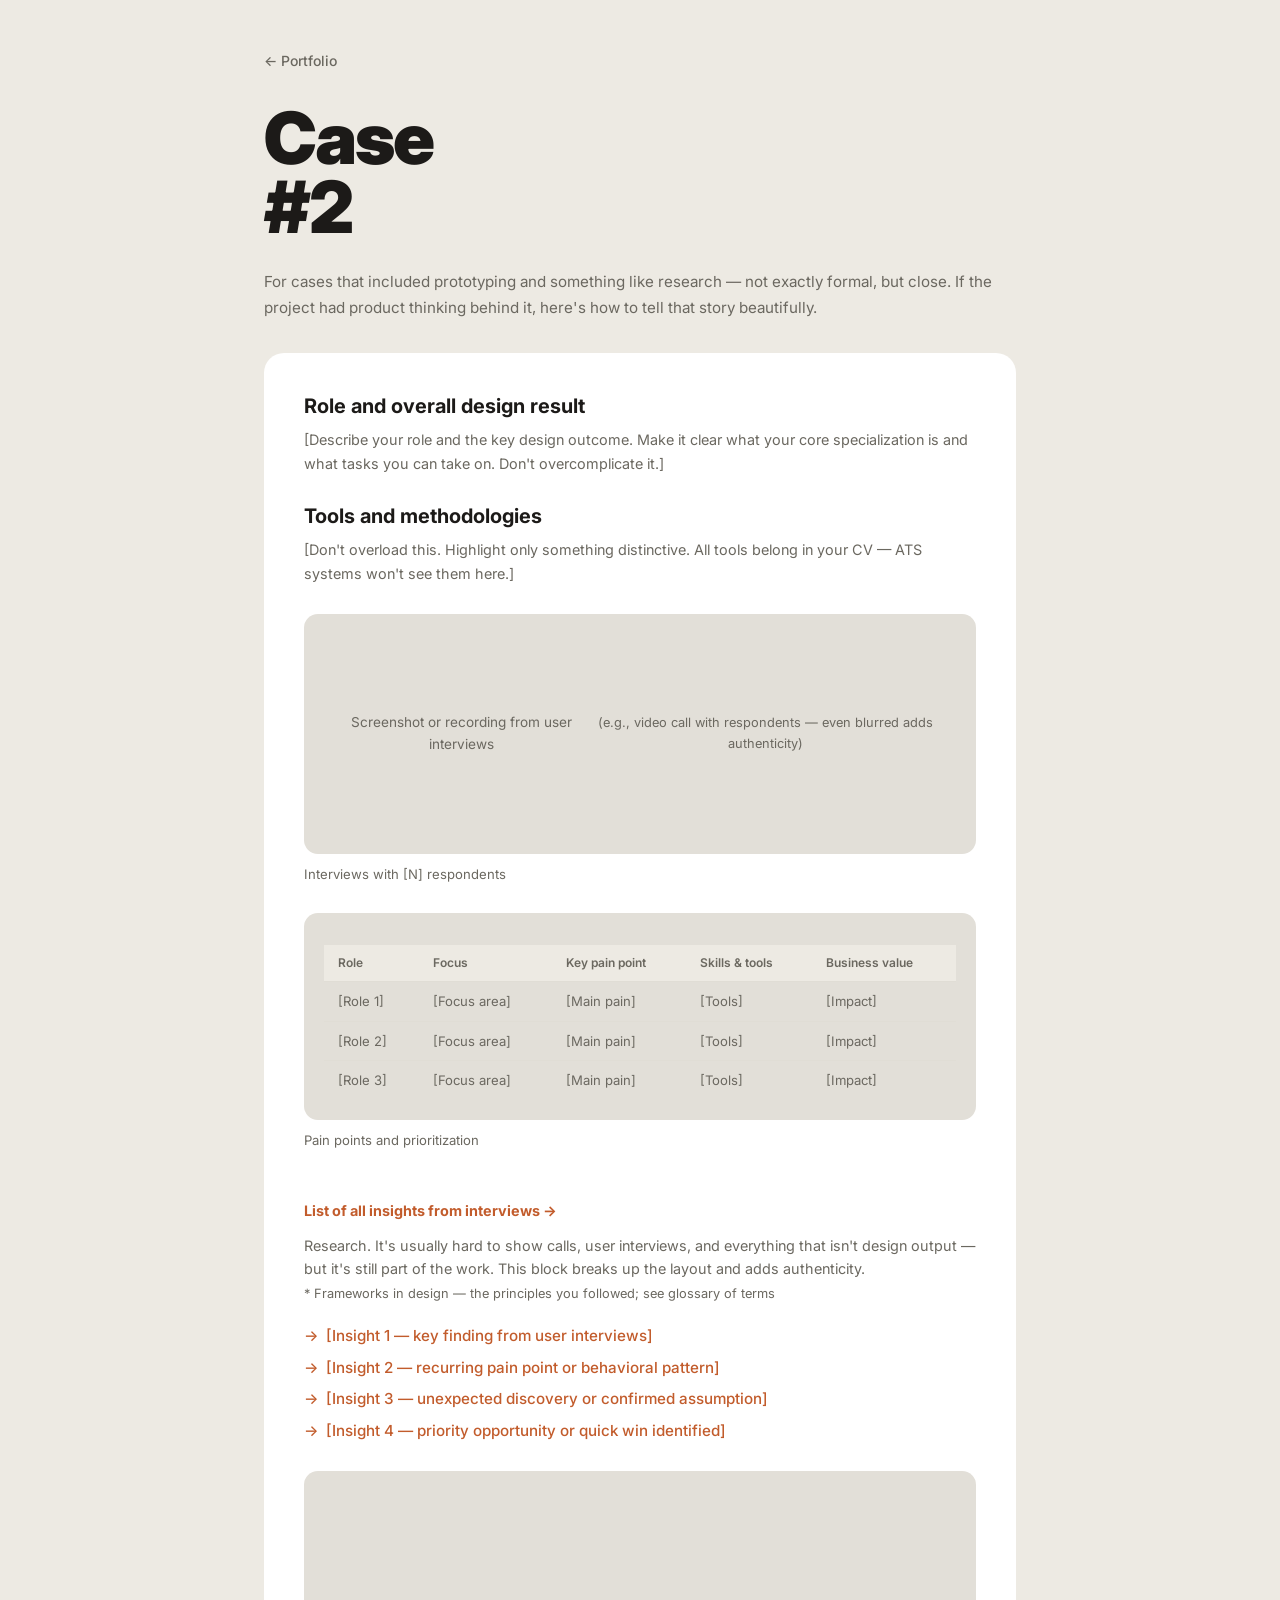
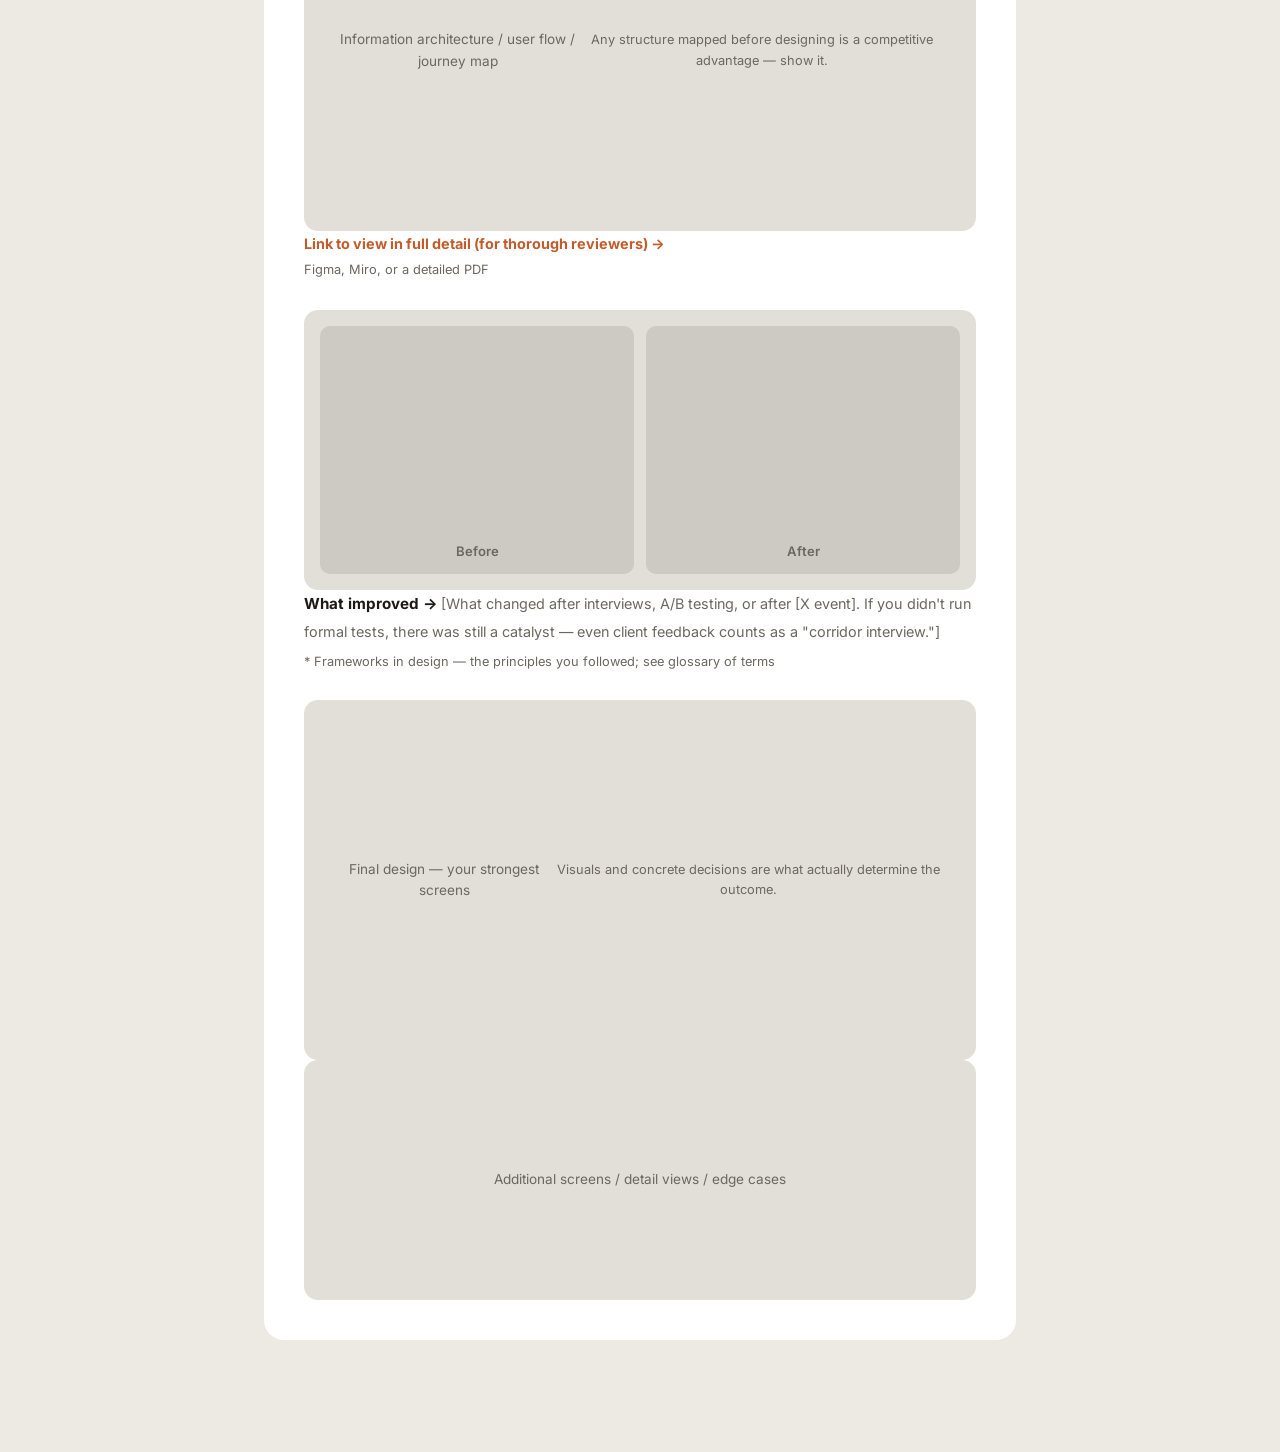
<file: case-with-research.html>
<!DOCTYPE html>
<html lang="en">
<head>
  <meta charset="UTF-8">
  <meta name="viewport" content="width=device-width, initial-scale=1.0">
  <title>Case #2 — [Company Name]</title>
  <link rel="preconnect" href="https://fonts.googleapis.com">
  <link rel="preconnect" href="https://fonts.gstatic.com" crossorigin>
  <link href="https://fonts.googleapis.com/css2?family=Inter:wght@400;500;600;700;800;900&display=swap" rel="stylesheet">
  <link rel="stylesheet" href="styles.css">
</head>
<body>
  <div class="page">

    <a href="index.html" class="back-link">← Portfolio</a>

    <!-- Title + description sit OUTSIDE the card -->
    <h1 class="display-title">Case<br>#2</h1>

    <p class="page-desc">
      For cases that included prototyping and something like research — not exactly formal, but close. If the project had product thinking behind it, here's how to tell that story beautifully.
    </p>

    <!-- ════════════════════════════════════
         ONE MAIN CARD — wraps everything
    ════════════════════════════════════ -->
    <div class="main-card">

      <!-- ── ROLE + RESULT ──────────────── -->
      <h2 class="section-heading">Role and overall design result</h2>
      <p class="muted mb-lg">
        [Describe your role and the key design outcome. Make it clear what your core specialization is and what tasks you can take on. Don't overcomplicate it.]
      </p>

      <!-- ── TOOLS + METHODOLOGIES ─────── -->
      <h2 class="section-heading">Tools and methodologies</h2>
      <p class="muted mb-lg">
        [Don't overload this. Highlight only something distinctive. All tools belong in your CV — ATS systems won't see them here.]
      </p>

      <!-- ── RESEARCH EVIDENCE ──────────── -->
      <!--
        Research is usually hard to show — calls, user interviews, non-design artifacts.
        But it's still part of the work. Even a screenshot here breaks up the layout and adds authenticity.
      -->
      <div class="img-block medium">
        Screenshot or recording from user interviews<br>
        <span style="font-size:0.8rem;">(e.g., video call with respondents — even blurred adds authenticity)</span>
      </div>
      <p class="img-caption">Interviews with [N] respondents</p>

      <!-- ── PAIN POINTS TABLE ───────────── -->
      <div style="background:var(--inner); border-radius:var(--radius-md); padding:1.25rem; margin-bottom:0.6rem; overflow-x:auto;">
        <table class="research-table">
          <thead>
            <tr>
              <th>Role</th>
              <th>Focus</th>
              <th>Key pain point</th>
              <th>Skills &amp; tools</th>
              <th>Business value</th>
            </tr>
          </thead>
          <tbody>
            <tr>
              <td>[Role 1]</td>
              <td>[Focus area]</td>
              <td>[Main pain]</td>
              <td>[Tools]</td>
              <td>[Impact]</td>
            </tr>
            <tr>
              <td>[Role 2]</td>
              <td>[Focus area]</td>
              <td>[Main pain]</td>
              <td>[Tools]</td>
              <td>[Impact]</td>
            </tr>
            <tr>
              <td>[Role 3]</td>
              <td>[Focus area]</td>
              <td>[Main pain]</td>
              <td>[Tools]</td>
              <td>[Impact]</td>
            </tr>
          </tbody>
        </table>
      </div>
      <p class="img-caption">Pain points and prioritization</p>

      <!-- ── INSIGHTS LIST ──────────────── -->
      <a href="#" class="link-strong mt-md" style="display:inline-block; margin-bottom:0.75rem;">
        List of all insights from interviews →
      </a>

      <p class="muted mb-md">
        Research. It's usually hard to show calls, user interviews, and everything that isn't design output — but it's still part of the work. This block breaks up the layout and adds authenticity.
        <br><span class="note">* Frameworks in design — the principles you followed; see glossary of terms</span>
      </p>

      <ul class="insights-list mb-lg">
        <li>[Insight 1 — key finding from user interviews]</li>
        <li>[Insight 2 — recurring pain point or behavioral pattern]</li>
        <li>[Insight 3 — unexpected discovery or confirmed assumption]</li>
        <li>[Insight 4 — priority opportunity or quick win identified]</li>
      </ul>

      <!-- ── IA / USER FLOW / SCHEME ────── -->
      <!--
        Any structure you mapped before going into Figma is a competitive advantage. Show it.
        Frameworks in design — the principles you followed; see glossary of terms.
      -->
      <div class="img-block tall">
        Information architecture / user flow / journey map<br>
        <span style="font-size:0.8rem;">Any structure mapped before designing is a competitive advantage — show it.</span>
      </div>

      <p style="margin-bottom:1.75rem;">
        <a href="#" class="link-strong">Link to view in full detail (for thorough reviewers) →</a>
        <br><span class="note">Figma, Miro, or a detailed PDF</span>
      </p>

      <!-- ── BEFORE / AFTER ─────────────── -->
      <div class="img-block split">
        <div class="img-panel">Before</div>
        <div class="img-panel">After</div>
      </div>

      <!-- ── WHAT IMPROVED ──────────────── -->
      <p style="font-size:0.95rem; line-height:1.85; margin-bottom:0.4rem;">
        <strong>What improved →</strong>
        <span class="muted"> [What changed after interviews, A/B testing, or after [X event]. If you didn't run formal tests, there was still a catalyst — even client feedback counts as a "corridor interview."]</span>
      </p>
      <p class="note mb-lg">* Frameworks in design — the principles you followed; see glossary of terms</p>

      <!-- ── FINAL DESIGN ────────────────── -->
      <!--
        No explanation or argument will save you from subjective taste.
        What matters here are visuals and concrete design decisions.
        Bring your absolute strongest screens.
        If they're not strong enough yet — not by your own opinion, but per feedback from employers or experts —
        set time aside and bring them up to the level you want before publishing.
      -->
      <div class="img-block tall">
        Final design — your strongest screens<br>
        <span style="font-size:0.8rem;">Visuals and concrete decisions are what actually determine the outcome.</span>
      </div>

      <div class="img-block medium" style="margin-bottom:0;">
        Additional screens / detail views / edge cases
      </div>

    </div>
    <!-- end .main-card -->

  </div>
</body>
</html>
</file>
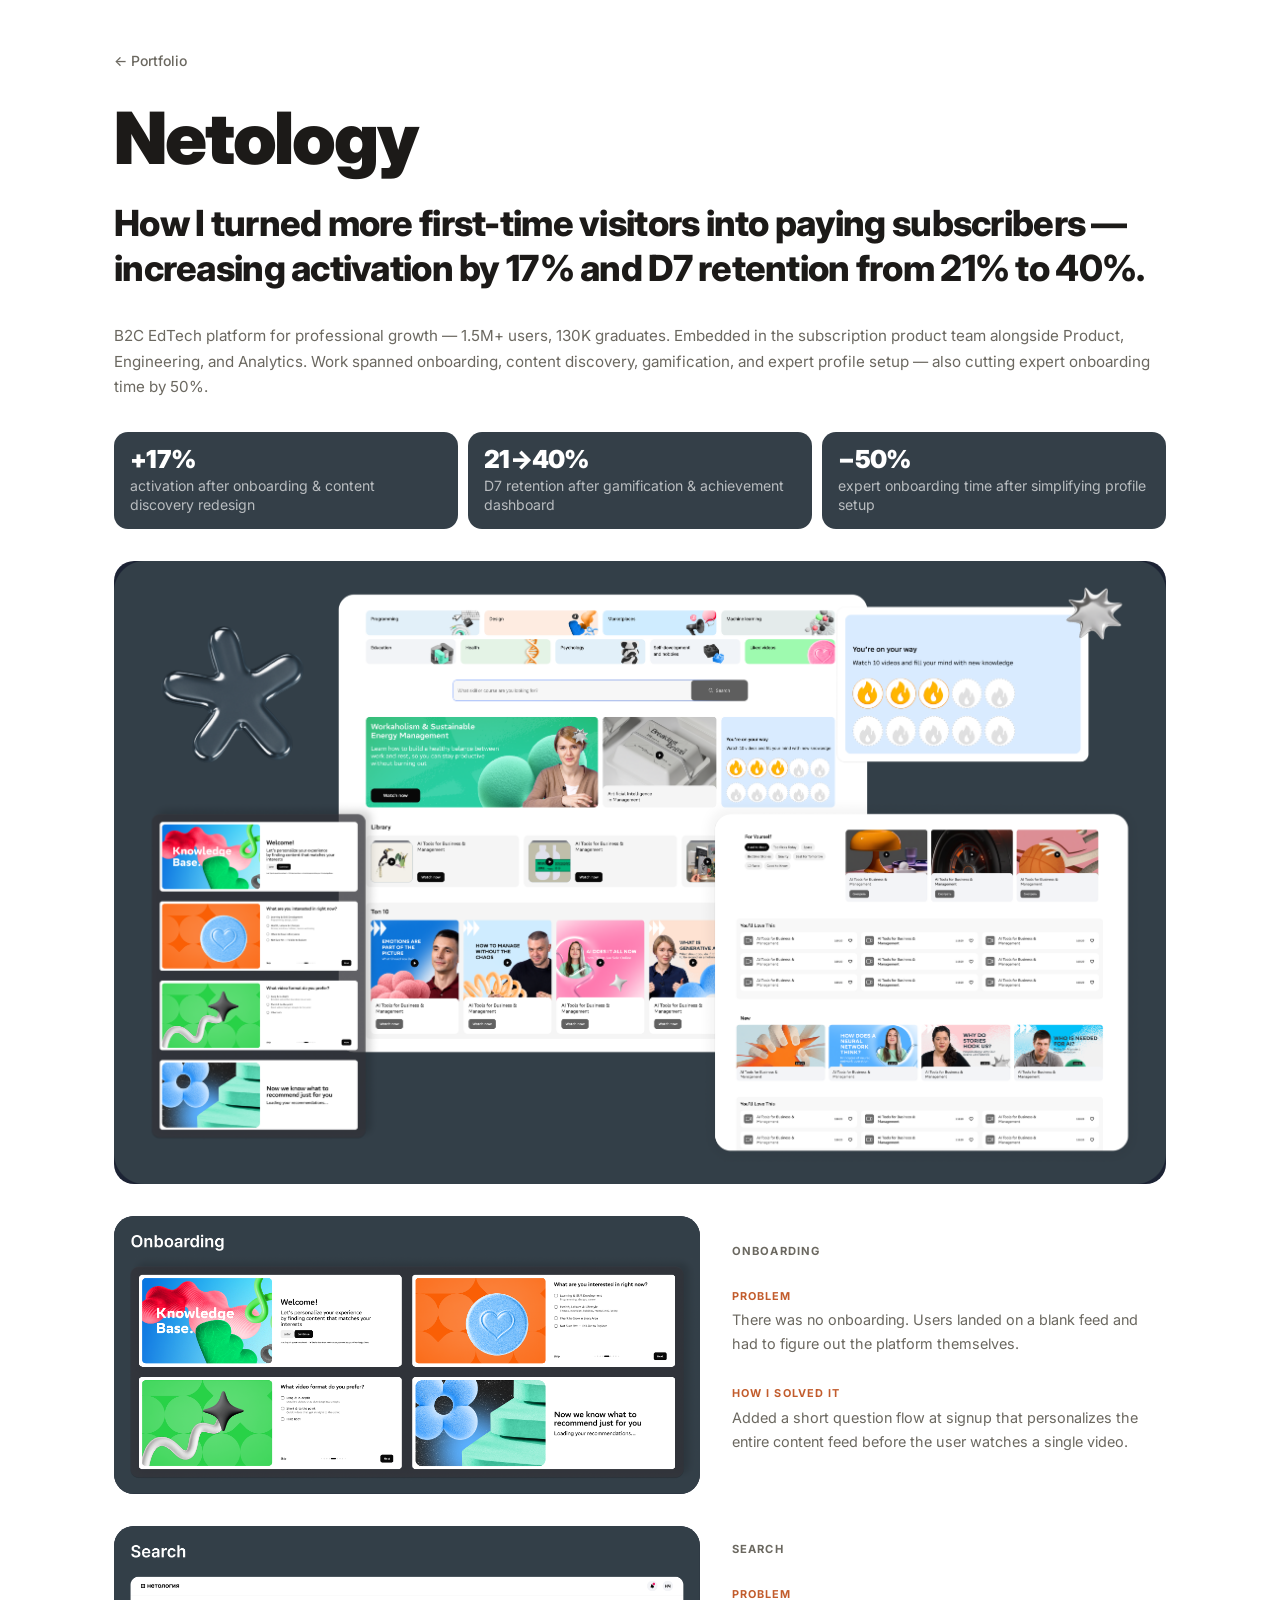
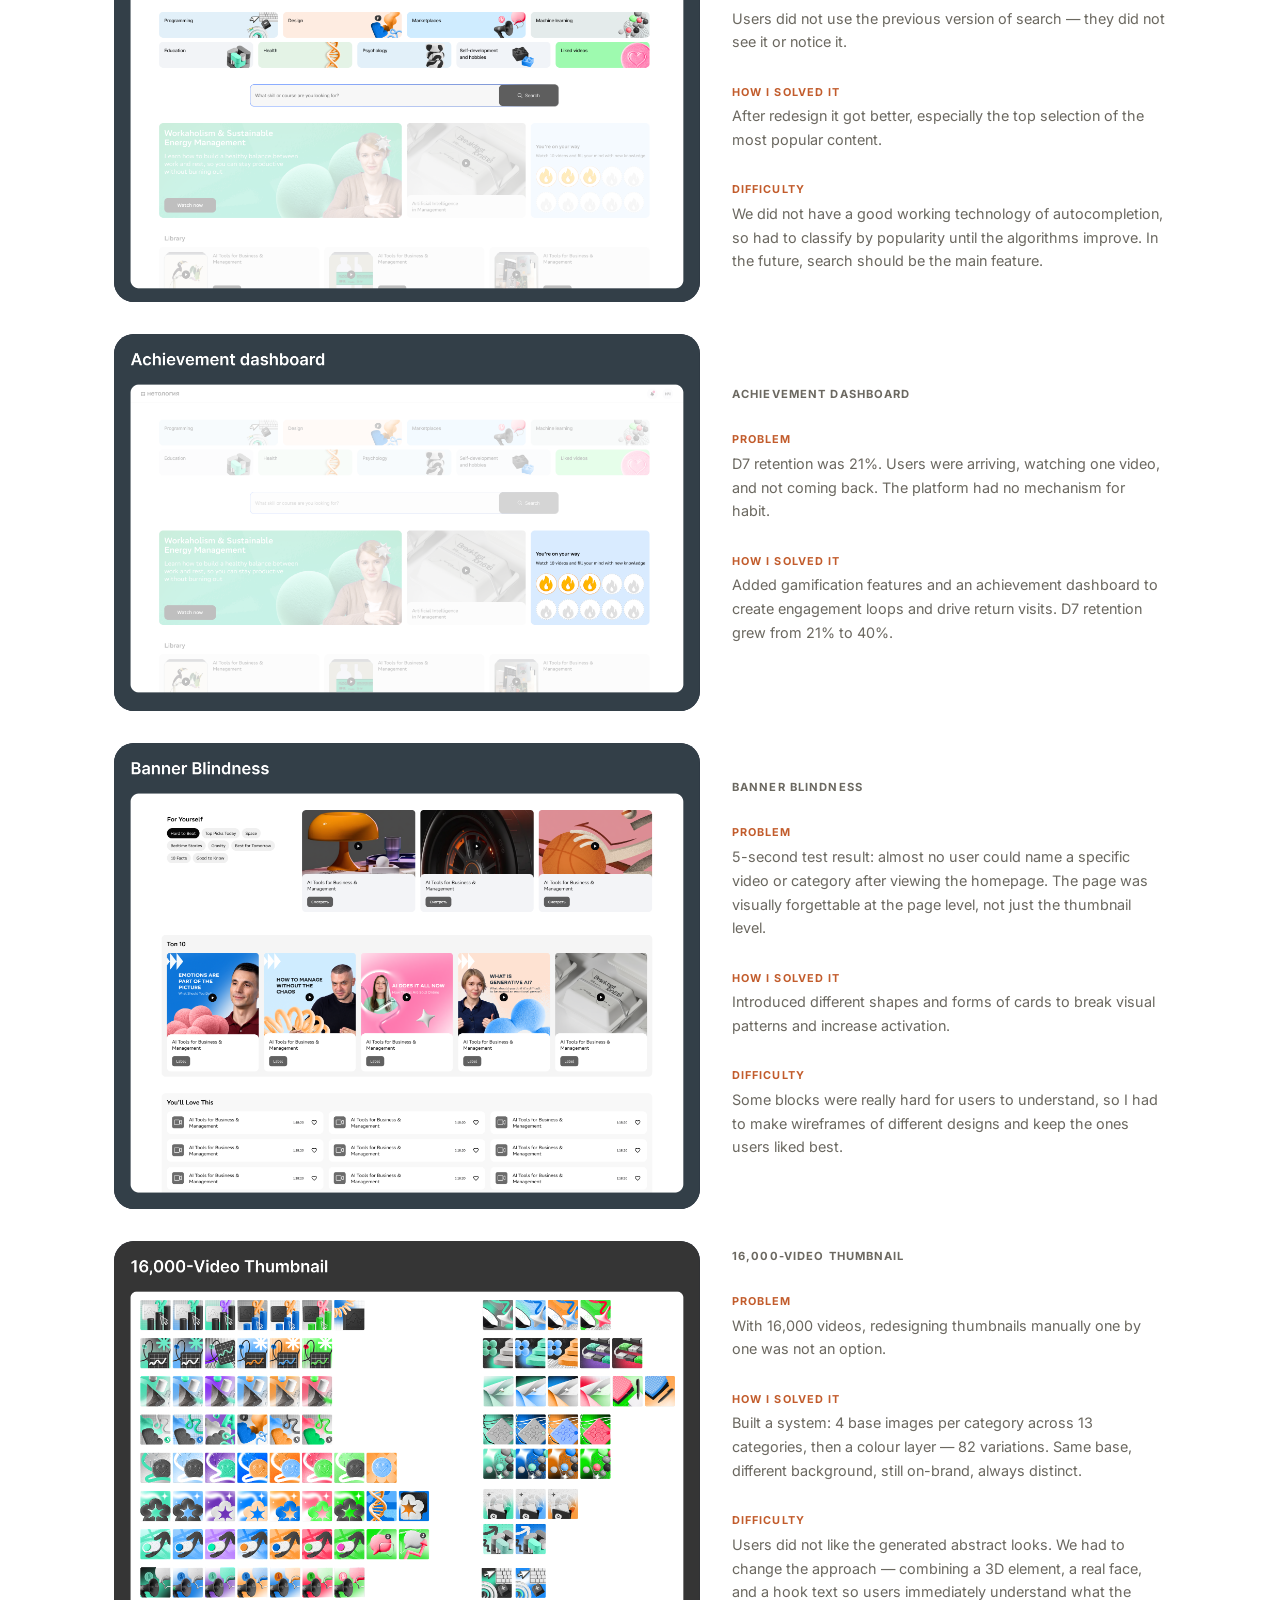
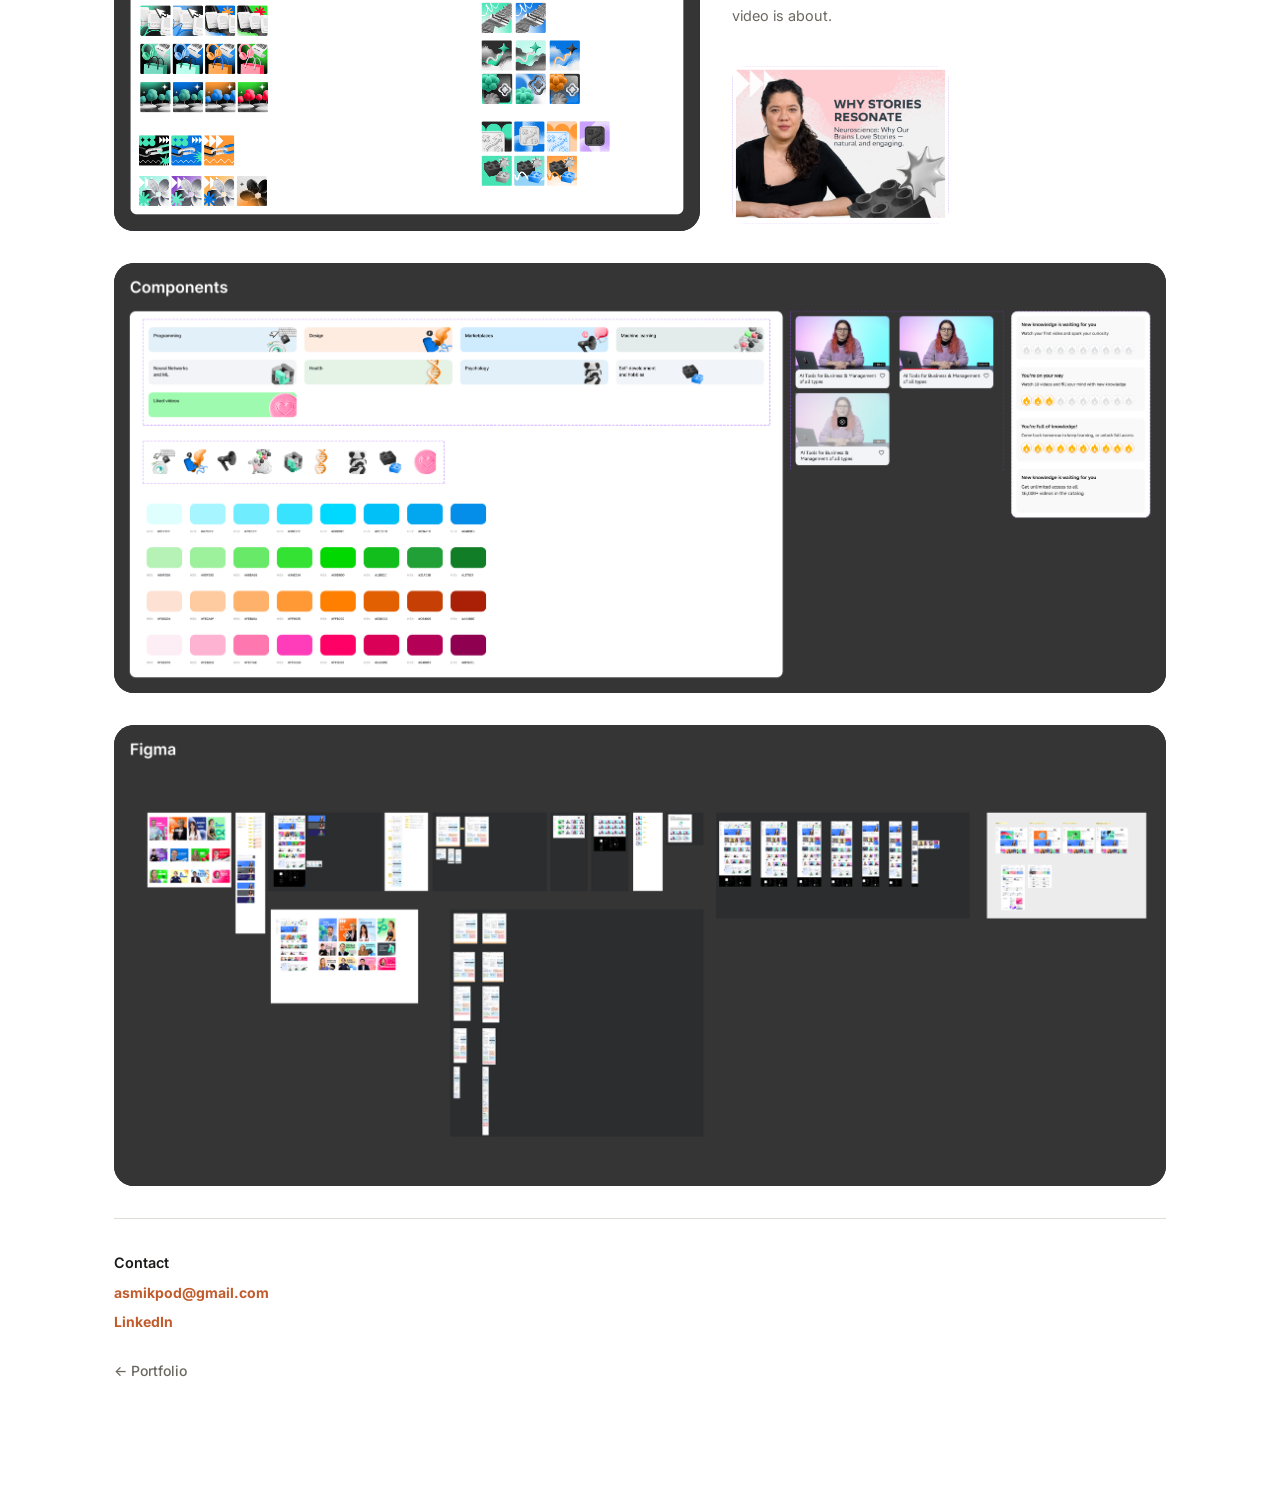
<file: test_case.html>
<!DOCTYPE html>
<html lang="en">
<head>
  <meta charset="UTF-8">
  <meta name="viewport" content="width=device-width, initial-scale=1.0">
  <title>Netology — Full Case Study</title>
  <meta name="description" content="Asmik Mikaelian — Netology full case study. Onboarding, search, achievement system, banner blindness, and 16,000-video thumbnail system.">
  <link rel="preconnect" href="https://fonts.googleapis.com">
  <link rel="preconnect" href="https://fonts.gstatic.com" crossorigin>
  <link href="https://fonts.googleapis.com/css2?family=Inter:wght@400;500;600;700;800;900&display=swap" rel="stylesheet">
  <link rel="stylesheet" href="styles.css">
  <style>
    /* ── White background for this page ── */
    body {
      background: #FFFFFF;
    }

    /* ── Widen page for this case ── */
    .page {
      max-width: 1100px;
    }

    /* ── Hero: full-width dark image at top ── */
    .tc-hero {
      margin-bottom: 2rem;
    }

    /* ── Dark image frame ── */
    .dark-frame {
      background: #1C2334;
      border-radius: var(--radius-lg);
      overflow: hidden;
      width: 100%;
    }

    .dark-frame img {
      width: 100%;
      display: block;
    }

    /* ── 2-column section row ── */
    .tc-section {
      display: grid;
      grid-template-columns: 1.35fr 1fr;
      gap: 2rem;
      align-items: center;
      margin-bottom: 2rem;
    }

    /* ── Full-width section (Components, Figma) ── */
    .tc-section-full {
      margin-bottom: 2rem;
    }

    /* ── Small label above image ── */
    .tc-label {
      font-size: 0.7rem;
      font-weight: 700;
      text-transform: uppercase;
      letter-spacing: 0.1em;
      color: var(--muted);
      margin-bottom: 0.7rem;
    }

    /* ── Right-column text ── */
    .tc-text {
      padding-top: 0;
      display: flex;
      flex-direction: column;
      gap: 1rem;
    }

    .tc-text p.muted {
      font-size: 0.9rem;
      line-height: 1.75;
    }

    /* ── Small inline note box in text column ── */
    .tc-note {
      background: var(--inner);
      border-radius: var(--radius-md);
      padding: 0.7rem 0.9rem;
      font-size: 0.82rem;
      color: var(--muted);
      line-height: 1.6;
    }

    /* ── Contact footer block ── */
    .tc-footer {
      border-top: 1px solid var(--border);
      padding-top: 2rem;
      margin-top: 0.5rem;
    }

    /* ── Hook headline ── */
    .tc-hook {
      font-size: clamp(1.5rem, 3vw, 2.25rem);
      font-weight: 800;
      line-height: 1.25;
      letter-spacing: -0.02em;
      color: var(--text);
      margin-bottom: 2rem;
    }

    /* ── Metrics block overrides ── */
    .impact-item {
      background: #343f48;
    }

    .impact-number {
      color: #ffffff;
    }

    .impact-label {
      color: rgba(255, 255, 255, 0.65);
      font-size: 0.88rem;
    }

    /* ── Responsive ── */
    @media (max-width: 860px) {
      .tc-section {
        grid-template-columns: 1fr;
        gap: 1.25rem;
      }

      .tc-text {
        padding-top: 0;
      }
    }
  </style>
</head>
<body>
  <div class="page">

    <a href="index.html" class="back-link">← Portfolio</a>

    <h1 class="display-title">Netology</h1>

    <!-- ── HOOK ──────────────────────────────────────────────────── -->
    <p class="tc-hook">How I turned more first-time visitors into paying subscribers — increasing activation by 17% and D7 retention from 21% to 40%.</p>

    <p class="page-desc">
      B2C EdTech platform for professional growth — 1.5M+ users, 130K graduates. Embedded in the subscription product team alongside Product, Engineering, and Analytics. Work spanned onboarding, content discovery, gamification, and expert profile setup — also cutting expert onboarding time by 50%.
    </p>

    <!-- ── METRICS ───────────────────────────────────────────────── -->
    <div class="impact-grid" style="margin-bottom:2rem;">
      <div class="impact-item">
        <p class="impact-number">+17%</p>
        <p class="impact-label">activation after onboarding &amp; content discovery redesign</p>
      </div>
      <div class="impact-item">
        <p class="impact-number">21→40%</p>
        <p class="impact-label">D7 retention after gamification &amp; achievement dashboard</p>
      </div>
      <div class="impact-item">
        <p class="impact-number">−50%</p>
        <p class="impact-label">expert onboarding time after simplifying profile setup</p>
      </div>
    </div>

    <!-- ── HERO IMAGE ─────────────────────────────────────────────── -->
    <div class="tc-hero">
      <div class="dark-frame">
        <img src="Netology_full_Case/Main_Top_Tittle.png" alt="Netology platform overview">
      </div>
    </div>


    <!-- ── ONBOARDING ──────────────────────────────────────────────── -->
    <div class="tc-section">
      <div>
        <div class="dark-frame">
          <img src="Netology_full_Case/Onbording.png" alt="Onboarding screens">
        </div>
      </div>
      <div class="tc-text">
        <p class="tc-label">Onboarding</p>
        <div class="pid-block">
          <p class="pid-label">Problem</p>
          <p class="pid-text">There was no onboarding. Users landed on a blank feed and had to figure out the platform themselves.</p>
        </div>
        <div class="pid-block">
          <p class="pid-label">How I solved it</p>
          <p class="pid-text">Added a short question flow at signup that personalizes the entire content feed before the user watches a single video.</p>
        </div>
      </div>
    </div>


    <!-- ── SEARCH ──────────────────────────────────────────────────── -->
    <div class="tc-section">
      <div>
        <div class="dark-frame">
          <img src="Netology_full_Case/Search_Case_1.png" alt="Search redesign">
        </div>
      </div>
      <div class="tc-text">
        <p class="tc-label">Search</p>
        <div class="pid-block">
          <p class="pid-label">Problem</p>
          <p class="pid-text">Users did not use the previous version of search — they did not see it or notice it.</p>
        </div>
        <div class="pid-block">
          <p class="pid-label">How I solved it</p>
          <p class="pid-text">After redesign it got better, especially the top selection of the most popular content.</p>
        </div>
        <div class="pid-block">
          <p class="pid-label">Difficulty</p>
          <p class="pid-text">We did not have a good working technology of autocompletion, so had to classify by popularity until the algorithms improve. In the future, search should be the main feature.</p>
        </div>
      </div>
    </div>


    <!-- ── ACHIEVEMENT DASHBOARD ──────────────────────────────────── -->
    <div class="tc-section">
      <div>
        <div class="dark-frame">
          <img src="Netology_full_Case/Achievement_dashboard.png" alt="Achievement dashboard">
        </div>
      </div>
      <div class="tc-text">
        <p class="tc-label">Achievement dashboard</p>
        <div class="pid-block">
          <p class="pid-label">Problem</p>
          <p class="pid-text">D7 retention was 21%. Users were arriving, watching one video, and not coming back. The platform had no mechanism for habit.</p>
        </div>
        <div class="pid-block">
          <p class="pid-label">How I solved it</p>
          <p class="pid-text">Added gamification features and an achievement dashboard to create engagement loops and drive return visits. D7 retention grew from 21% to 40%.</p>
        </div>
      </div>
    </div>


    <!-- ── BANNER BLINDNESS ────────────────────────────────────────── -->
    <div class="tc-section">
      <div>
        <div class="dark-frame">
          <img src="Netology_full_Case/Banner%20Blindness.png" alt="Banner blindness study">
        </div>
      </div>
      <div class="tc-text">
        <p class="tc-label">Banner Blindness</p>
        <div class="pid-block">
          <p class="pid-label">Problem</p>
          <p class="pid-text">5-second test result: almost no user could name a specific video or category after viewing the homepage. The page was visually forgettable at the page level, not just the thumbnail level.</p>
        </div>
        <div class="pid-block">
          <p class="pid-label">How I solved it</p>
          <p class="pid-text">Introduced different shapes and forms of cards to break visual patterns and increase activation.</p>
        </div>
        <div class="pid-block">
          <p class="pid-label">Difficulty</p>
          <p class="pid-text">Some blocks were really hard for users to understand, so I had to make wireframes of different designs and keep the ones users liked best.</p>
        </div>
      </div>
    </div>


    <!-- ── 16,000-VIDEO THUMBNAIL ─────────────────────────────────── -->
    <div class="tc-section">
      <div>
        <div class="dark-frame">
          <img src="Netology_full_Case/Banner_Blindness_Thumbnail_solution1.png" alt="Thumbnail system — 82 variations across 13 categories">
        </div>
      </div>
      <div class="tc-text">
        <p class="tc-label">16,000-Video Thumbnail</p>
        <div class="pid-block">
          <p class="pid-label">Problem</p>
          <p class="pid-text">With 16,000 videos, redesigning thumbnails manually one by one was not an option.</p>
        </div>
        <div class="pid-block">
          <p class="pid-label">How I solved it</p>
          <p class="pid-text">Built a system: 4 base images per category across 13 categories, then a colour layer — 82 variations. Same base, different background, still on-brand, always distinct.</p>
        </div>
        <div class="pid-block">
          <p class="pid-label">Difficulty</p>
          <p class="pid-text">Users did not like the generated abstract looks. We had to change the approach — combining a 3D element, a real face, and a hook text so users immediately understand what the video is about.</p>
        </div>
        <img src="Netology_full_Case/Perfect_Thambnail.png" alt="Final thumbnail design — face + 3D + hook text" style="width:50%; border-radius:var(--radius-md); display:block; margin-top:0.5rem;">
      </div>
    </div>


    <!-- ── COMPONENTS ─────────────────────────────────────────────── -->
    <div class="tc-section-full">
      <div class="dark-frame">
        <img src="Netology_full_Case/Components.png" alt="Component library">
      </div>
    </div>


    <!-- ── FIGMA ──────────────────────────────────────────────────── -->
    <div class="tc-section-full">
      <div class="dark-frame">
        <img src="Netology_full_Case/FigmaFile.png" alt="Figma workspace">
      </div>
    </div>


    <!-- ── CONTACT ────────────────────────────────────────────────── -->
    <div class="tc-footer">
      <p class="meta-label" style="margin-bottom:0.5rem;">Contact</p>
      <div class="hero-links" style="align-items:flex-start; margin-bottom:1.5rem;">
        <a href="mailto:asmikpod@gmail.com">asmikpod@gmail.com</a>
        <a href="https://www.linkedin.com/in/asmik-mikaelian-69164b322/" target="_blank" rel="noopener">LinkedIn</a>
      </div>
      <a href="index.html" class="back-link" style="margin-bottom:0;">← Portfolio</a>
    </div>

  </div>
</body>
</html>
</file>
<file: main.css>
/* ===========================
   CSS Custom Properties
   =========================== */
:root {
  --bg: #0e0f14;
  --card: #1a1b20;
  --bg-80: rgba(14, 15, 20, 0.8);
  --headline-text: #ffffff;
  --main-text: rgba(255, 255, 255, 0.9);
  --secondary-text: rgba(255, 255, 255, 0.6);
  --tertiary-text: rgba(255, 255, 255, 0.4);
  --border-20: rgba(255, 255, 255, 0.2);
  --border-10: rgba(255, 255, 255, 0.1);
  --border-5: rgba(255, 255, 255, 0.05);
  --accent: #ff75c3;
  --positive: #9fff5b;
  --positive-70: rgba(159, 255, 91, 0.7);
  --negative: #ffa647;
  --blue: #70e2ff;
  --medium: #ffe83f;

  --space-4: 4px;
  --space-8: 8px;
  --space-12: 12px;
  --space-16: 16px;
  --space-24: 24px;
  --space-32: 32px;
  --space-40: 40px;
  --space-48: 48px;
  --space-56: 56px;
  --space-64: 64px;
  --space-80: 80px;

  --radius-8: 8px;
  --radius-16: 16px;
  --radius-32: 32px;
  --radius-40: 40px;

  /* Case study typography tokens */
  --case-h1-size: 56px;
  --case-h1-line-height: 68px;
  --case-h1-letter-spacing: -1.4px;
  --case-h2-size: 36px;
  --case-h2-line-height: 48px;
  --case-h2-letter-spacing: -0.54px;
  --case-h3-size: 22px;
  --case-h3-line-height: 32px;
  --case-lead-size: 20px;
  --case-lead-line-height: 32px;
  --case-body-size: 16px;
  --case-body-line-height: 28px;
  --case-label-size: 14px;
  --case-label-line-height: 1;
  --case-metric-size: 36px;
  --case-metric-line-height: 48px;
  --case-bullet-size: 20px;
  --case-bullet-line-height: 32px;
  --case-card-date-size: 20px;
  --case-card-date-line-height: 32px;
  --case-card-title-size: 24px;
  --case-card-title-line-height: 34px;

  /* Display / hero typography tokens */
  --display-hero-main-size: 200px;
  --display-hero-main-line-height: 180px;
  --display-hero-side-size: 88px;
  --display-hero-side-line-height: 1.4;
  --display-page-title-size: 88px;
  --display-page-title-line-height: 84px;
  --display-page-title-letter-spacing: -3.08px;
  --display-hero-body-size: 20px;
  --display-hero-body-line-height: 32px;
  --display-social-size: 18px;
}

@media (max-width: 1200px) {
  :root {
    --case-h1-size: 44px;
    --case-h1-line-height: 56px;
    --display-hero-main-size: 136px;
    --display-hero-main-line-height: 122px;
    --display-hero-side-size: 60px;
    --display-page-title-size: 72px;
    --display-page-title-line-height: 76px;
    --display-page-title-letter-spacing: -2.2px;
    --display-hero-body-size: 18px;
    --display-hero-body-line-height: 28px;
  }
}

@media (max-width: 809px) {
  :root {
    --case-h1-size: 36px;
    --case-h1-line-height: 44px;
    --case-h1-letter-spacing: -0.54px;
    --case-h2-size: 26px;
    --case-h2-line-height: 36px;
    --case-h3-size: 20px;
    --case-h3-line-height: 30px;
    --case-lead-size: 18px;
    --case-lead-line-height: 30px;
    --case-metric-size: 28px;
    --case-metric-line-height: 40px;
    --case-bullet-size: 18px;
    --case-bullet-line-height: 30px;
    --case-card-title-size: 24px;
    --case-card-title-line-height: 32px;
    --display-hero-main-size: 91px;
    --display-hero-main-line-height: 82px;
    --display-hero-side-size: 40px;
    --display-page-title-size: 56px;
    --display-page-title-line-height: 64px;
    --display-page-title-letter-spacing: -1.4px;
    --display-hero-body-size: 16px;
    --display-hero-body-line-height: 24px;
    --display-social-size: 16px;
  }
}

@media (max-width: 600px) {
  :root {
    --case-h1-size: 28px;
    --case-h1-line-height: 36px;
    --case-h1-letter-spacing: 0;
    --case-h2-size: 22px;
    --case-h2-line-height: 30px;
    --case-h3-size: 18px;
    --case-h3-line-height: 28px;
    --case-lead-size: 16px;
    --case-lead-line-height: 26px;
    --case-bullet-size: 16px;
    --case-bullet-line-height: 26px;
  }
}

@media (max-width: 395px) {
  :root {
    --display-hero-main-size: 69.98px;
    --display-hero-main-line-height: 62.98px;
    --display-hero-side-size: 30.79px;
    --display-page-title-size: 40px;
    --display-page-title-line-height: 48px;
    --display-page-title-letter-spacing: -0.6px;
  }
}

/* ===========================
   Reset & Base
   =========================== */
*, *::before, *::after {
  box-sizing: border-box;
  margin: 0;
  padding: 0;
}

html {
  font-size: 16px;
  -webkit-font-smoothing: antialiased;
  -moz-osx-font-smoothing: grayscale;
  width: 100%;
  overflow-x: hidden;
  overscroll-behavior-x: none;
}

body {
  background-color: var(--bg);
  color: var(--headline-text);
  font-family: 'Raleway', sans-serif;
  line-height: 1.5;
  width: 100%;
  overflow-x: hidden;
}

img { display: block; max-width: 100%; }
a { color: inherit; text-decoration: none; }

/* ===========================
   Page Loader
   =========================== */
.page-loader {
  position: fixed;
  inset: 0;
  z-index: 9999;
  background: var(--bg);
  display: flex;
  align-items: center;
  justify-content: center;
  transition: opacity 500ms ease, visibility 500ms ease;
}

.page-loader.is-hidden {
  opacity: 0;
  visibility: hidden;
  pointer-events: none;
}

.loader-mark {
  font-family: 'Montserrat', sans-serif;
  font-weight: 900;
  font-size: 48px;
  letter-spacing: -2px;
  color: var(--headline-text);
  animation: loader-pulse 1.2s ease-in-out infinite alternate;
}

.loader-mark span { color: var(--accent); }

@keyframes loader-pulse {
  from { opacity: 0.3; }
  to   { opacity: 1; }
}

/* ===========================
   Typography Scale
   =========================== */
.h1 {
  font-family: 'Unbounded', sans-serif;
  font-weight: 400;
  font-size: 80px;
  line-height: 1.2;
}

.h2 {
  font-family: 'Unbounded', sans-serif;
  font-weight: 400;
  font-size: 40px;
  line-height: 1.2;
}

.subtitle {
  font-family: 'Instrument Sans', sans-serif;
  font-weight: 600;
  font-size: 28px;
  line-height: 1.2;
}

.statement {
  font-family: 'Instrument Sans', sans-serif;
  font-weight: 500;
  font-style: italic;
  font-size: 28px;
  line-height: 1.6;
  max-width: 660px;
}

.body-18 {
  font-family: 'Instrument Sans', sans-serif;
  font-weight: 400;
  font-size: 18px;
  line-height: 1.5;
  max-width: 600px;
}

.body-18-medium {
  font-family: 'Instrument Sans', sans-serif;
  font-weight: 500;
  font-size: 18px;
  line-height: 1.4;
}

.body-16 {
  font-family: 'Instrument Sans', sans-serif;
  font-weight: 400;
  font-size: 16px;
  line-height: 1.5;
  max-width: 540px;
}

.caption-16 {
  font-family: 'IBM Plex Mono', monospace;
  font-weight: 400;
  font-size: 16px;
  line-height: 1.5;
  text-transform: uppercase;
}

.caption-12 {
  font-family: 'IBM Plex Mono', monospace;
  font-weight: 400;
  font-size: 12px;
  line-height: 1.5;
  text-transform: uppercase;
}

/* Case type styles */
.c-h1 {
  font-family: 'Montserrat', sans-serif;
  font-weight: 900;
  font-size: var(--case-h1-size);
  line-height: var(--case-h1-line-height);
  letter-spacing: var(--case-h1-letter-spacing);
}

.c-h2 {
  font-family: 'Montserrat', sans-serif;
  font-weight: 900;
  font-size: var(--case-h2-size);
  line-height: var(--case-h2-line-height);
  letter-spacing: var(--case-h2-letter-spacing);
}

.c-h3 {
  font-family: 'Montserrat', sans-serif;
  font-weight: 900;
  font-size: var(--case-h3-size);
  line-height: var(--case-h3-line-height);
}

.c-lead {
  font-family: 'Raleway', sans-serif;
  font-weight: 400;
  font-size: var(--case-lead-size);
  line-height: var(--case-lead-line-height);
  max-width: 600px;
}

.c-body {
  font-family: 'Raleway', sans-serif;
  font-weight: 400;
  font-size: var(--case-body-size);
  line-height: var(--case-body-line-height);
}

.c-semi {
  font-family: 'Raleway', sans-serif;
  font-weight: 600;
  font-size: var(--case-body-size);
  line-height: var(--case-body-line-height);
}

.c-cap {
  font-family: 'Raleway', sans-serif;
  font-weight: 400;
  font-size: var(--case-label-size);
  line-height: var(--case-label-line-height);
  letter-spacing: 1.12px;
  text-transform: uppercase;
}

/* ===========================
   Color Utilities
   =========================== */
.color-headline  { color: var(--headline-text); }
.color-main      { color: var(--main-text); }
.color-secondary { color: var(--secondary-text); }
.color-tertiary  { color: var(--tertiary-text); }
.color-accent    { color: var(--accent); }
.color-positive  { color: var(--positive); }
.color-negative  { color: var(--negative); }
.color-blue      { color: var(--blue); }

/* ===========================
   Layout
   =========================== */
.page {
  display: flex;
  flex-direction: column;
  align-items: flex-start;
  width: 100%;
  min-height: 100vh;
  overflow-x: clip;
}

.section {
  width: 100%;
  padding: var(--space-80);
  display: flex;
  flex-direction: column;
  gap: var(--space-80);
  position: relative;
}

.section--pt-40  { padding-top: 40px; }
.section--pb-160 { padding-bottom: 160px; }

.grid-12 {
  display: grid;
  grid-template-columns: repeat(12, 1fr);
  column-gap: var(--space-80);
  row-gap: var(--space-80);
  width: 100%;
}

/* Column spans */
.col-1-4  { grid-column: 1 / span 4; }
.col-1-6  { grid-column: 1 / span 6; }
.col-1-8  { grid-column: 1 / span 8; }
.col-1-12 { grid-column: 1 / span 12; }
.col-4-6  { grid-column: 4 / span 6; }
.col-5-8  { grid-column: 5 / span 8; }
.col-7-6  { grid-column: 7 / span 6; }

/* ===========================
   Navbar
   =========================== */
.navbar-wrap {
  position: fixed;
  top: 16px;
  left: 50%;
  transform: translateX(-50%);
  width: calc(100% - 40px);  /* wide pill by default */
  z-index: 1000;
  pointer-events: none;
  /* transition lives in motion.css */
}

/* Compact state — wrapper narrows, stays centred via left:50% translateX(-50%) */
.navbar-wrap.is-compact {
  width: 460px;
}

.navbar {
  width: 100%;
  display: flex;
  align-items: center;
  justify-content: space-between;
  gap: var(--space-32);
  background: var(--bg-80);
  border: 1px solid var(--border-5);
  border-radius: var(--radius-40);
  padding: var(--space-8);
  backdrop-filter: blur(16px);
  -webkit-backdrop-filter: blur(16px);
  pointer-events: auto;
}

/* Tighten internal gaps when compact so buttons never overflow */
.navbar-wrap.is-compact .navbar {
  gap: var(--space-16);
}

.navbar-wrap.is-compact .navbar__right {
  gap: var(--space-12);
}

.navbar__logo {
  display: flex;
  align-items: center;
  justify-content: center;
  width: 48px;
  height: 48px;
  border: 1px solid var(--border-20);
  border-radius: var(--radius-40);
  background: var(--accent);
  text-decoration: none;
  flex-shrink: 0;
  font-family: 'Montserrat', sans-serif;
  font-weight: 900;
  font-size: 16px;
  color: #fff;
}

.navbar__right {
  display: flex;
  align-items: center;
  gap: var(--space-32);
}

.navbar__link {
  font-family: 'Raleway', sans-serif;
  font-weight: 500;
  font-size: 20px;
  line-height: 32px;
  color: var(--headline-text);
  white-space: nowrap;
  text-decoration: none;
  padding: var(--space-8) 0;
}

.navbar__btn {
  display: flex;
  align-items: center;
  justify-content: center;
  padding: var(--space-8) 20px;
  border: 1px solid var(--border-20);
  border-radius: var(--radius-32);
  background: transparent;
  font-family: 'Raleway', sans-serif;
  font-weight: 500;
  font-size: 20px;
  line-height: 32px;
  color: var(--headline-text);
  white-space: nowrap;
  cursor: pointer;
  text-decoration: none;
  flex-shrink: 0;
}

.navbar__btn:hover { background: rgba(255,255,255,0.08); }

@media (max-width: 1200px) {
  .navbar-wrap { width: calc(100% - 32px); }
  .navbar-wrap.is-compact { width: 380px; }
}

@media (max-width: 809px) {
  .navbar-wrap { width: calc(100% - 24px); }
  .navbar-wrap.is-compact { width: min(360px, calc(100% - 24px)); }
  .navbar { gap: var(--space-24); }
  .navbar__right { gap: var(--space-24); }
  .navbar__link { font-size: 16px; }
  .navbar__btn { font-size: 16px; padding: 10px 16px; }
}

@media (max-width: 395px) {
  .navbar__link { font-size: 14px; }
  .navbar__btn { font-size: 14px; padding: 8px 14px; }
}

/* ===========================
   Image & Video Blocks
   =========================== */
.img-block {
  width: 100%;
  border-radius: var(--radius-16);
  overflow: hidden;
  background: var(--card);
  position: relative;
}

.img-block--ratio-2-1  { aspect-ratio: 2 / 1; }
.img-block--ratio-16-9 { aspect-ratio: 16 / 9; }
.img-block--ratio-4-3  { aspect-ratio: 4 / 3; }

.img-block img {
  width: 100%;
  height: 100%;
  object-fit: cover;
  position: absolute;
  inset: 0;
}

/* ===========================
   Cards (Case list)
   =========================== */
.card {
  display: flex;
  flex-direction: column;
  gap: var(--space-24);
  text-decoration: none;
  width: 100%;
  cursor: pointer;
}

.card__picture {
  width: 100%;
  aspect-ratio: 1280 / 768;
  background: var(--card);
  border-radius: 24px;
  overflow: hidden;
  position: relative;
  contain: paint;
}

.card__picture img {
  width: 100%;
  height: 100%;
  object-fit: cover;
  position: absolute;
  inset: 0;
  transition: transform 520ms cubic-bezier(0.22, 1, 0.36, 1);
}

.card:hover .card__picture img { transform: scale(1.04); }

.card__description {
  display: flex;
  flex-direction: column;
  gap: var(--space-8);
  width: 100%;
}

.card__date {
  font-family: 'Raleway', sans-serif;
  font-weight: 400;
  font-size: 20px;
  line-height: 32px;
  color: var(--secondary-text);
  white-space: nowrap;
}

.card__title {
  font-family: 'Montserrat', sans-serif;
  font-weight: 900;
  font-size: var(--case-card-title-size);
  line-height: var(--case-card-title-line-height);
  letter-spacing: -0.54px;
  color: var(--headline-text);
  max-width: 100%;
}

/* ===========================
   Rail (metadata sidebar)
   =========================== */
.rail {
  display: flex;
  flex-direction: column;
  gap: var(--space-8);
}

.rail__label {
  font-family: 'IBM Plex Mono', monospace;
  font-size: 14px;
  line-height: 1.5;
  text-transform: uppercase;
  color: var(--tertiary-text);
}

.rail__value {
  font-family: 'Instrument Sans', sans-serif;
  font-weight: 400;
  font-size: 18px;
  line-height: 1.5;
  color: var(--secondary-text);
}

/* ===========================
   Metric
   =========================== */
.metric {
  display: flex;
  flex-direction: column;
  gap: var(--space-8);
}

.metric__val {
  font-family: 'Montserrat', sans-serif;
  font-weight: 900;
  font-size: var(--case-metric-size);
  line-height: var(--case-metric-line-height);
  letter-spacing: -0.54px;
  color: var(--headline-text);
}

.metric__val--accent   { color: var(--accent); }
.metric__val--blue     { color: var(--blue); }
.metric__val--positive { color: var(--positive); }
.metric__val--negative { color: var(--negative); }

.metric__cap {
  font-family: 'Raleway', sans-serif;
  font-weight: 400;
  font-size: var(--case-label-size);
  letter-spacing: 1.12px;
  text-transform: uppercase;
  color: var(--tertiary-text);
}

/* ===========================
   Divider
   =========================== */
.divider {
  width: 100%;
  height: 1px;
  background: var(--border-20);
  border: none;
}

/* ===========================
   Accent Bar
   =========================== */
.accent-bar {
  border-left: 1px solid var(--accent);
  padding: var(--space-8) var(--space-24);
}

.accent-bar--neutral { border-left-color: var(--border-20); }

/* ===========================
   Quote Block
   =========================== */
.quote-block {
  position: relative;
  padding: var(--space-40) 0 var(--space-40) 40px;
  max-width: 680px;
}

.quote-block::before {
  content: '';
  position: absolute;
  left: 0;
  top: 0;
  bottom: 0;
  width: 1px;
  background: var(--accent);
}

.quote-block__text {
  font-family: 'Instrument Sans', sans-serif;
  font-weight: 500;
  font-style: italic;
  font-size: 28px;
  line-height: 1.6;
  color: var(--headline-text);
}

.quote-block__author {
  margin-top: var(--space-16);
  font-family: 'Raleway', sans-serif;
  font-size: 16px;
  color: var(--secondary-text);
}

/* ===========================
   Bullets
   =========================== */
.bullets {
  display: flex;
  flex-direction: column;
  gap: var(--space-16);
}

.bullet {
  display: flex;
  gap: var(--space-24);
  align-items: baseline;
}

.bullet__icon {
  font-size: 20px;
  width: 24px;
  flex-shrink: 0;
}

.bullet__text {
  font-family: 'Raleway', sans-serif;
  font-weight: 400;
  font-size: var(--case-bullet-size);
  line-height: var(--case-bullet-line-height);
  color: var(--main-text);
  flex: 1;
}

/* ===========================
   Tags
   =========================== */
.tags { display: flex; flex-wrap: wrap; gap: var(--space-8); }

.tag {
  display: inline-flex;
  align-items: center;
  background: var(--border-10);
  border-radius: var(--radius-8);
  padding: 2px 12px 4px;
  font-family: 'Raleway', sans-serif;
  font-weight: 600;
  font-size: var(--case-body-size);
  line-height: var(--case-body-line-height);
  color: var(--secondary-text);
  white-space: nowrap;
}

/* ===========================
   Numbered List
   =========================== */
.numbered-list {
  display: flex;
  flex-direction: column;
  gap: var(--space-16);
}

.numbered-item {
  display: flex;
  gap: var(--space-16);
  align-items: flex-start;
}

.numbered-item__num {
  font-family: 'IBM Plex Mono', monospace;
  font-size: 16px;
  line-height: 1.5;
  text-transform: uppercase;
  color: var(--positive);
  flex-shrink: 0;
  padding-top: 4px;
  width: 32px;
}

.numbered-item__text {
  font-family: 'Instrument Sans', sans-serif;
  font-size: 20px;
  line-height: 1.5;
  color: var(--secondary-text);
  flex: 1;
  max-width: 600px;
}

/* ===========================
   Card variants (for case study)
   =========================== */
.rail-card {
  background: var(--card);
  border-radius: var(--radius-40);
  padding: var(--space-56);
  display: flex;
  flex-direction: column;
  gap: var(--space-56);
}

.rail-card--sm {
  background: var(--card);
  border-radius: var(--radius-16);
  padding: var(--space-32);
  display: flex;
  flex-direction: column;
  gap: var(--space-16);
}

.rail-card--outcome {
  background: rgba(112, 226, 255, 0.07);
  border-radius: var(--radius-16);
  padding: var(--space-32);
  display: flex;
  flex-direction: column;
  gap: var(--space-24);
}

/* ===========================
   Footer
   =========================== */
.site-footer {
  width: 100%;
  padding: var(--space-80);
  border-top: 1px solid var(--border-5);
  display: flex;
  align-items: center;
  justify-content: space-between;
  gap: var(--space-32);
}

.site-footer__name {
  font-family: 'Montserrat', sans-serif;
  font-weight: 900;
  font-size: 22px;
  letter-spacing: -0.4px;
  color: var(--headline-text);
}

.site-footer__links {
  display: flex;
  gap: var(--space-32);
}

.site-footer__link {
  font-family: 'Raleway', sans-serif;
  font-weight: 500;
  font-size: 16px;
  color: var(--secondary-text);
  transition: color 0.2s;
}

.site-footer__link:hover { color: var(--headline-text); }

.site-footer__copy {
  font-family: 'IBM Plex Mono', monospace;
  font-size: 12px;
  color: var(--tertiary-text);
  text-transform: uppercase;
}

@media (max-width: 809px) {
  .site-footer {
    flex-direction: column;
    align-items: flex-start;
    gap: var(--space-24);
    padding: var(--space-40) var(--space-16);
  }
}

/* ===========================
   Section responsive
   =========================== */
@media (max-width: 1200px) {
  .section { padding: var(--space-40); }
}

@media (max-width: 809px) {
  .section { padding: var(--space-40) var(--space-16); gap: var(--space-40); }
  .grid-12 { grid-template-columns: 1fr; column-gap: 0; row-gap: var(--space-40); }
  .col-1-4, .col-1-6, .col-1-8, .col-1-12,
  .col-4-6, .col-5-8, .col-7-6 { grid-column: 1; }
  .h1 { font-size: 40px; }
  .h2 { font-size: 28px; }
}
</file>
<file: motion.css>
/* ===========================
   Reduced Motion
   =========================== */
@media (prefers-reduced-motion: reduce) {
  *, *::before, *::after {
    animation-duration: 0.01ms !important;
    animation-iteration-count: 1 !important;
    transition-duration: 0.01ms !important;
    scroll-behavior: auto !important;
  }
}

html { scroll-behavior: smooth; }

/* ===========================
   Hero Load Animations
   =========================== */
@keyframes hero-rise {
  from {
    opacity: 0;
    transform: translateY(60px);
    filter: blur(6px);
  }
  to {
    opacity: 1;
    transform: none;
    filter: blur(0);
  }
}

@keyframes hero-fade-up {
  from { opacity: 0; transform: translateY(28px); }
  to   { opacity: 1; transform: none; }
}

/* Start invisible — .is-loaded on body triggers the animations */
.hero__title-top,
.hero__title-main,
.hero__title-bottom,
.hero__footer { opacity: 0; }

body.is-loaded .hero__title-main {
  animation: hero-rise 1s cubic-bezier(0.16, 1, 0.3, 1) 0ms both;
}
body.is-loaded .hero__title-top {
  animation: hero-rise 0.9s cubic-bezier(0.16, 1, 0.3, 1) 100ms both;
}
body.is-loaded .hero__title-bottom {
  animation: hero-rise 0.9s cubic-bezier(0.16, 1, 0.3, 1) 80ms both;
}
body.is-loaded .hero__footer {
  animation: hero-fade-up 0.85s cubic-bezier(0.16, 1, 0.3, 1) 260ms both;
}

/* Case study hero — stagger in on load */
.case-hero-title,
.case-hero-meta,
.case-hero-desc,
.case-hero-metrics { opacity: 0; }

body.is-loaded .case-hero-title {
  animation: hero-fade-up 0.9s cubic-bezier(0.16, 1, 0.3, 1) 160ms both;
}
body.is-loaded .case-hero-meta {
  animation: hero-fade-up 0.9s cubic-bezier(0.16, 1, 0.3, 1) 280ms both;
}
body.is-loaded .case-hero-desc {
  animation: hero-fade-up 0.9s cubic-bezier(0.16, 1, 0.3, 1) 380ms both;
}
body.is-loaded .case-hero-metrics {
  animation: hero-fade-up 0.9s cubic-bezier(0.16, 1, 0.3, 1) 460ms both;
}

/* ===========================
   Scroll Reveal System
   =========================== */
[data-reveal] {
  opacity: 0;
  will-change: opacity, transform;
}

[data-reveal="up"]    { transform: translateY(48px); }
[data-reveal="left"]  { transform: translateX(-48px); }
[data-reveal="right"] { transform: translateX(48px); }
[data-reveal="scale"] { transform: scale(0.95) translateY(20px); }
[data-reveal="fade"]  { transform: none; }

[data-reveal].is-revealed {
  opacity: 1;
  transform: none;
  transition:
    opacity 0.9s cubic-bezier(0.16, 1, 0.3, 1),
    transform 0.9s cubic-bezier(0.16, 1, 0.3, 1);
}

[data-reveal][data-delay="1"].is-revealed { transition-delay: 80ms; }
[data-reveal][data-delay="2"].is-revealed { transition-delay: 160ms; }
[data-reveal][data-delay="3"].is-revealed { transition-delay: 240ms; }
[data-reveal][data-delay="4"].is-revealed { transition-delay: 320ms; }
[data-reveal][data-delay="5"].is-revealed { transition-delay: 400ms; }
[data-reveal][data-delay="6"].is-revealed { transition-delay: 480ms; }

/* ===========================
   Custom Cursor
   =========================== */
.card-cursor {
  position: fixed;
  left: 0;
  top: 0;
  z-index: 1200;
  width: 88px;
  height: 88px;
  border-radius: 50%;
  background: var(--accent, #ff75c3);
  pointer-events: none;
  opacity: 0;
  transform: translate(-50%, -50%) scale(0.4);
  transition: opacity 200ms ease, transform 220ms cubic-bezier(0.16, 1, 0.3, 1);
  will-change: transform, opacity, left, top;
  display: flex;
  align-items: center;
  justify-content: center;
  flex-direction: column;
  gap: 2px;
}

.card-cursor.is-active {
  opacity: 1;
  transform: translate(-50%, -50%) scale(1);
}

.card-cursor__text {
  font-family: 'Raleway', sans-serif;
  font-weight: 600;
  font-size: 14px;
  color: #fff;
  line-height: 1;
  letter-spacing: 0.02em;
}

.card-cursor__arrow {
  font-size: 15px;
  color: rgba(255,255,255,0.75);
  line-height: 1;
}

@media (hover: none), (pointer: coarse) {
  .card-cursor { display: none; }
}

/* ===========================
   Navbar — wrapper-width approach
   ===========================
   The wrapper sits at left:50% + translateX(-50%), so animating
   its WIDTH always shrinks/expands from the visual centre.
   No max-width tricks, no overflow clipping, no jumps.

   Choreography (scroll down):
     0ms  — link fades out (opacity 0.2s)
     0ms  — link width collapses (0.5s spring)
     60ms — wrapper pill narrows (0.75s spring)

   Choreography (scroll up):
     0ms  — wrapper pill expands (0.75s spring)
     280ms — link width reopens (0.5s spring, delayed)
     280ms — link fades in (0.4s ease, delayed)
*/

/* 1 — Wrapper: this is the only thing that changes size */
.navbar-wrap {
  transition: width 0.75s cubic-bezier(0.16, 1, 0.3, 1);
  will-change: width;
}

/* 2 — Links: collapse first, then reopen after wrapper expands */
.navbar__link {
  position: relative;
  overflow: hidden;
  max-width: 260px;
  opacity: 1;
  white-space: nowrap;
}

/* Collapsing — fast fade + space shrink */
.navbar-wrap.is-compact .navbar__link {
  max-width: 0;
  opacity: 0;
  pointer-events: none;
  padding-left: 0;
  padding-right: 0;
  transition:
    max-width  0.4s  cubic-bezier(0.55, 0, 1, 0.45) 0s,
    opacity    0.18s ease                            0s,
    padding    0.4s  cubic-bezier(0.55, 0, 1, 0.45) 0s;
}

/* Expanding — reopen after wrapper is mostly open */
.navbar-wrap:not(.is-compact) .navbar__link {
  transition:
    max-width  0.5s  cubic-bezier(0.16, 1, 0.3, 1) 0.28s,
    opacity    0.38s ease                           0.3s,
    padding    0.5s  cubic-bezier(0.16, 1, 0.3, 1) 0.28s;
}

/* Underline slide on hover */
.navbar__link::after {
  content: '';
  position: absolute;
  bottom: 2px;
  left: 0;
  width: 100%;
  height: 1px;
  background: var(--headline-text);
  transform: scaleX(0);
  transform-origin: right;
  transition: transform 0.4s cubic-bezier(0.16, 1, 0.3, 1);
}

.navbar__link:hover::after {
  transform: scaleX(1);
  transform-origin: left;
}

/* CV button — muted variant so Contact reads as primary */
.navbar__btn--cv {
  border-color: var(--border-10);
  color: var(--secondary-text);
}

.navbar__btn--cv:hover {
  border-color: var(--border-20);
  color: var(--headline-text);
}

/* 3 — CTA button: stays put, just hover states */
.navbar__btn {
  transition:
    background   0.25s ease,
    border-color 0.25s ease,
    transform    0.25s cubic-bezier(0.16, 1, 0.3, 1),
    box-shadow   0.25s ease;
  will-change: transform;
}

.navbar__btn:hover {
  background: rgba(255,255,255,0.08);
  box-shadow: 0 0 28px rgba(255, 117, 195, 0.14);
}

.navbar__btn:active {
  transform: scale(0.96);
}

/* ===========================
   Case nav prev/next buttons
   =========================== */
.navbar__case-btn {
  transition:
    border-color 0.25s ease,
    background 0.25s ease,
    color 0.25s ease,
    transform 0.25s cubic-bezier(0.16, 1, 0.3, 1);
}

.navbar__case-btn:hover {
  transform: scale(1.08);
}

.navbar__case-btn:active {
  transform: scale(0.93);
}

/* ===========================
   Card hover — lift + scale + date tint
   =========================== */
.card {
  transition: transform 0.6s cubic-bezier(0.16, 1, 0.3, 1);
}

.card:hover { transform: translateY(-10px); }

.card__picture img {
  transition: transform 650ms cubic-bezier(0.16, 1, 0.3, 1);
}

.card:hover .card__picture img { transform: scale(1.06); }

.card__date {
  transition: color 0.3s ease;
}

.card:hover .card__date { color: var(--accent); }

/* ===========================
   Other-card hover (case page)
   =========================== */
.other-card {
  transition: transform 0.6s cubic-bezier(0.16, 1, 0.3, 1);
}

.other-card:hover { transform: translateY(-8px); }

.other-card__img img {
  transition: transform 650ms cubic-bezier(0.16, 1, 0.3, 1);
}

.other-card:hover .other-card__img img { transform: scale(1.05); }

.other-card__date {
  transition: color 0.3s ease;
}

.other-card:hover .other-card__date { color: var(--accent); }

/* ===========================
   Navbar logo pulse on hover
   =========================== */
.navbar__logo {
  transition: transform 0.35s cubic-bezier(0.16, 1, 0.3, 1), box-shadow 0.35s ease;
}

.navbar__logo:hover {
  transform: scale(1.1) rotate(-4deg);
  box-shadow: 0 0 32px rgba(255, 117, 195, 0.35);
}

/* ===========================
   Social links hover
   =========================== */
.hero__socials a {
  display: inline-block;
  transition: transform 0.35s cubic-bezier(0.16, 1, 0.3, 1), opacity 0.25s ease;
}

.hero__socials a:hover {
  opacity: 0.55;
  transform: translateY(-3px);
}

/* ===========================
   Footer links
   =========================== */
.site-footer__link {
  transition: color 0.25s ease;
}

.site-footer__link:hover { color: var(--headline-text); }

/* ===========================
   Accent bar hover
   =========================== */
.accent-bar {
  transition: border-left-color 0.4s ease;
}

.accent-bar:hover {
  border-left-color: var(--headline-text);
}

/* ===========================
   Tags hover
   =========================== */
.tag {
  transition: background 0.25s ease, color 0.25s ease;
}

.tag:hover {
  background: rgba(255,255,255,0.12);
  color: var(--headline-text);
}

/* ===========================
   Page transition out
   =========================== */
@keyframes page-leave {
  from { opacity: 1; transform: none; }
  to   { opacity: 0; transform: translateY(-20px); filter: blur(4px); }
}

body.is-leaving {
  animation: page-leave 0.35s cubic-bezier(0.55, 0, 1, 0.45) both;
  pointer-events: none;
}

/* ===========================
   Page transition in
   =========================== */
@keyframes page-enter {
  from { opacity: 0; transform: translateY(16px); }
  to   { opacity: 1; transform: none; }
}

body.is-entering {
  animation: page-enter 0.5s cubic-bezier(0.16, 1, 0.3, 1) both;
}

/* ===========================
   Divider line reveal
   =========================== */
.divider {
  transform: scaleX(0);
  transform-origin: left;
  transition: transform 0.8s cubic-bezier(0.16, 1, 0.3, 1);
}

.divider.is-revealed {
  transform: scaleX(1);
}

/* ===========================
   Quote block left-border reveal
   =========================== */
.quote-block::before {
  transform: scaleY(0);
  transform-origin: top;
  transition: transform 0.7s cubic-bezier(0.16, 1, 0.3, 1) 0.2s;
}

.quote-block.is-revealed::before {
  transform: scaleY(1);
}

/* ===========================
   Image cell hover — subtle scale
   =========================== */
.img-cell {
  transition: transform 0.5s cubic-bezier(0.16, 1, 0.3, 1);
  overflow: hidden;
}

/* ===========================
   Story card hover — lift
   =========================== */
.story-card {
  transition: transform 0.45s cubic-bezier(0.16, 1, 0.3, 1),
              background 0.3s ease;
}

.story-card:hover { transform: translateY(-4px); }

/* ===========================
   Scroll-to-top button
   =========================== */
.scroll-top {
  position: fixed;
  bottom: 36px;
  right: 36px;
  width: 52px;
  height: 52px;
  border-radius: 50%;
  background: var(--accent, #ff75c3);
  border: none;
  cursor: pointer;
  z-index: 900;
  display: flex;
  align-items: center;
  justify-content: center;
  color: #fff;
  font-size: 20px;
  line-height: 1;
  opacity: 0;
  transform: translateY(20px) scale(0.85);
  pointer-events: none;
  transition:
    opacity    0.45s cubic-bezier(0.16, 1, 0.3, 1),
    transform  0.45s cubic-bezier(0.16, 1, 0.3, 1),
    background 0.25s ease,
    box-shadow 0.25s ease;
  will-change: opacity, transform;
  text-decoration: none;
}

.scroll-top.is-visible {
  opacity: 1;
  transform: translateY(0) scale(1);
  pointer-events: auto;
}

.scroll-top:hover {
  background: #fff;
  color: var(--accent, #ff75c3);
  box-shadow: 0 8px 32px rgba(255, 117, 195, 0.35);
  transform: translateY(-4px) scale(1.08);
}

.scroll-top:active {
  transform: scale(0.93);
}

@media (max-width: 600px) {
  .scroll-top { bottom: 24px; right: 20px; width: 44px; height: 44px; font-size: 17px; }
}
</file>
<file: styles.css>
*, *::before, *::after {
  box-sizing: border-box;
  margin: 0;
  padding: 0;
}

:root {
  --bg: #EDEAE3;
  --surface: #FFFFFF;
  --inner: #E2DFD8;
  --inner-dark: #CCCAC3;
  --text: #1C1A18;
  --muted: #6B6860;
  --accent: #C25C2C;
  --border: #E0DDD5;
  --radius-lg: 20px;
  --radius-md: 14px;
}

body {
  font-family: 'Inter', system-ui, -apple-system, sans-serif;
  background: var(--bg);
  color: var(--text);
  line-height: 1.6;
  min-height: 100vh;
}

/* ── Page wrapper ── */
.page {
  max-width: 800px;
  margin: 0 auto;
  padding: 3rem 1.5rem 7rem;
}

/* ── Display title (outside the card) ── */
.display-title {
  font-size: clamp(2.5rem, 7vw, 4.5rem);
  font-weight: 900;
  letter-spacing: -0.03em;
  line-height: 0.95;
  margin-bottom: 1.75rem;
}

/* ── Subtitle / case description (outside card) ── */
.page-desc {
  font-size: 0.95rem;
  color: var(--muted);
  line-height: 1.7;
  width: 100%;
  margin-bottom: 2rem;
}

/* ── Back link ── */
.back-link {
  display: inline-flex;
  align-items: center;
  gap: 0.35rem;
  color: var(--muted);
  font-size: 0.875rem;
  font-weight: 500;
  text-decoration: none;
  margin-bottom: 2rem;
}

.back-link:hover { color: var(--text); }

/* ── THE single white card ── */
.main-card {
  background: var(--surface);
  border-radius: var(--radius-lg);
  padding: 2.5rem;
}

/* ── Section divider inside the card ── */
.divider {
  border: none;
  border-top: 1px solid var(--border);
  margin: 2rem 0;
}

/* ── Section headings inside card ── */
.section-heading {
  font-size: 1.25rem;
  font-weight: 700;
  line-height: 1.35;
  margin-bottom: 0.5rem;
}

/* ── Body text variants ── */
.muted {
  color: var(--muted);
  font-size: 0.9rem;
  line-height: 1.65;
}

.note {
  color: var(--muted);
  font-size: 0.8rem;
  line-height: 1.55;
  margin-top: 0.35rem;
}

/* ── Links ── */
a { color: var(--accent); text-decoration: none; }
a:hover { text-decoration: underline; }

.link-strong {
  color: var(--accent);
  font-weight: 700;
  font-size: 0.9rem;
}

/* ── Hero layout: photo left, text right ── */
.hero-layout {
  display: flex;
  gap: 2rem;
  align-items: flex-start;
  margin-bottom: 1.5rem;
}

.hero-text {
  flex: 1;
}

/* ── Hero photo circle ── */
.photo-circle {
  width: 140px;
  height: 140px;
  border-radius: 50%;
  background: var(--inner);
  display: flex;
  align-items: center;
  justify-content: center;
  font-size: 0.72rem;
  font-weight: 500;
  color: var(--muted);
  text-align: center;
  flex-shrink: 0;
}

/* ── Hero bio text ── */
.hero-bio {
  font-size: 1.05rem;
  font-weight: 700;
  line-height: 1.6;
  width: 100%;
  margin-bottom: 0.5rem;
}

/* ── Photo + links column ── */
.hero-left {
  display: flex;
  flex-direction: column;
  align-items: center;
  gap: 0.75rem;
  flex-shrink: 0;
}

/* ── CV / Contacts stack ── */
.hero-links {
  display: flex;
  flex-direction: column;
  align-items: center;
  gap: 0.4rem;
}

.hero-links a {
  font-weight: 700;
  font-size: 0.875rem;
}

/* ── Image placeholder blocks ── */
.img-block {
  background: var(--inner);
  border-radius: var(--radius-md);
  display: flex;
  align-items: center;
  justify-content: center;
  text-align: center;
  color: var(--muted);
  font-size: 0.85rem;
  line-height: 1.6;
  padding: 2rem;
  width: 100%;
}

.img-block.tall   { min-height: 360px; }
.img-block.medium { min-height: 240px; }
.img-block.short  { min-height: 160px; }

/* ── Before / After split block ── */
.img-block.split {
  display: grid;
  grid-template-columns: 1fr 1fr;
  gap: 0.75rem;
  padding: 1rem;
  min-height: 280px;
  align-items: stretch;
}

.img-panel {
  background: var(--inner-dark);
  border-radius: 10px;
  display: flex;
  align-items: flex-end;
  justify-content: center;
  padding: 0.75rem;
  min-height: 220px;
  font-size: 0.82rem;
  font-weight: 600;
  color: var(--muted);
}

/* ── Caption below image blocks ── */
.img-caption {
  font-size: 0.82rem;
  color: var(--muted);
  margin-top: 0.6rem;
  margin-bottom: 1.75rem;
}

/* ── Spacing helper ── */
.mt-sm  { margin-top: 0.75rem; }
.mt-md  { margin-top: 1.25rem; }
.mt-lg  { margin-top: 1.75rem; }
.mb-sm  { margin-bottom: 0.75rem; }
.mb-md  { margin-bottom: 1.25rem; }
.mb-lg  { margin-bottom: 1.75rem; }

/* ── Project row (below project image) ── */
.project-row {
  display: grid;
  grid-template-columns: 1fr 1fr;
  gap: 2rem;
  margin-top: 1.25rem;
}

.project-company {
  font-size: 1.1rem;
  font-weight: 700;
  margin-bottom: 0.25rem;
}

.project-desc {
  font-size: 0.875rem;
  color: var(--muted);
  margin-bottom: 0.75rem;
  line-height: 1.6;
}

.project-right {
  display: flex;
  flex-direction: column;
  gap: 1rem;
}

.meta-label {
  font-size: 0.9rem;
  font-weight: 600;
  margin-bottom: 0.15rem;
}

.meta-value {
  font-size: 0.85rem;
  color: var(--muted);
  line-height: 1.55;
}

/* ── Skillset tags ── */
.tags {
  display: flex;
  flex-wrap: wrap;
  gap: 0.4rem;
  margin-top: 0.4rem;
}

.tag {
  background: var(--bg);
  border: 1px solid var(--border);
  border-radius: 100px;
  padding: 0.2rem 0.7rem;
  font-size: 0.78rem;
  font-weight: 500;
  color: var(--muted);
}

/* ── Insights list ── */
.insights-list {
  list-style: none;
  display: flex;
  flex-direction: column;
  gap: 0.55rem;
  margin-top: 0.75rem;
}

.insights-list li {
  color: var(--accent);
  font-weight: 500;
  font-size: 0.95rem;
  padding-left: 1.4rem;
  position: relative;
  line-height: 1.5;
}

.insights-list li::before {
  content: '→';
  position: absolute;
  left: 0;
}

/* ── Research table ── */
.research-table {
  width: 100%;
  border-collapse: collapse;
  font-size: 0.82rem;
  margin-top: 0.75rem;
}

.research-table th {
  background: var(--bg);
  padding: 0.55rem 0.85rem;
  text-align: left;
  font-weight: 600;
  font-size: 0.75rem;
  color: var(--muted);
  border-bottom: 1px solid var(--border);
}

.research-table td {
  padding: 0.55rem 0.85rem;
  border-bottom: 1px solid var(--border);
  color: var(--muted);
  vertical-align: top;
}

.research-table tr:last-child td { border-bottom: none; }

/* ── Annotation (detail with caption) ── */
.annotation-block {
  background: var(--inner);
  border-radius: var(--radius-md);
  padding: 1.5rem;
  display: grid;
  grid-template-columns: 1fr 1.4fr;
  gap: 1.5rem;
  align-items: start;
}

.annotation-text {
  font-size: 0.875rem;
  color: var(--muted);
  line-height: 1.7;
  padding-top: 0.25rem;
}

.annotation-image {
  background: var(--inner-dark);
  border-radius: 10px;
  min-height: 160px;
  display: flex;
  align-items: center;
  justify-content: center;
  font-size: 0.8rem;
  font-weight: 500;
  color: var(--muted);
  text-align: center;
  padding: 1rem;
}

/* ── Full-width case / project images ── */
.case-img {
  width: 100%;
  border-radius: var(--radius-md);
  display: block;
  margin-bottom: 0.6rem;
}

/* ── Hero project strip ── */
.hero-strip {
  display: grid;
  grid-template-columns: repeat(3, 1fr);
  gap: 0.75rem;
  margin-top: 1.75rem;
}

.hero-strip a {
  display: block;
  border-radius: var(--radius-md);
  overflow: hidden;
}

.hero-strip img {
  width: 100%;
  height: 160px;
  object-fit: cover;
  display: block;
  transition: opacity 0.2s ease;
}

.hero-strip a:hover img { opacity: 0.85; }

/* ── Lightbox ── */
.lightbox-overlay {
  display: none;
  position: fixed;
  inset: 0;
  background: rgba(0, 0, 0, 0.9);
  z-index: 1000;
  align-items: center;
  justify-content: center;
  padding: 1.5rem;
  cursor: zoom-out;
}
.lightbox-overlay:target { display: flex; }
.lightbox-overlay img {
  max-width: 92vw;
  max-height: 92vh;
  border-radius: var(--radius-md);
  object-fit: contain;
  position: relative;
  z-index: 1;
}
.lightbox-close {
  position: absolute;
  inset: 0;
  display: block;
}

/* ── Hero text hierarchy ── */
.hero-role {
  font-size: 0.72rem;
  font-weight: 700;
  text-transform: uppercase;
  letter-spacing: 0.1em;
  color: var(--accent);
  margin-bottom: 0.5rem;
}

.hero-pitch {
  font-size: 1.65rem;
  font-weight: 800;
  line-height: 1.2;
  letter-spacing: -0.025em;
  margin-bottom: 0.65rem;
}

.hero-meta {
  font-size: 0.82rem;
  color: var(--muted);
  margin-bottom: 1.1rem;
}

/* ── Project card (flat layout) ── */
.project-category {
  font-size: 0.72rem;
  font-weight: 600;
  text-transform: uppercase;
  letter-spacing: 0.08em;
  color: var(--muted);
  margin-bottom: 0.3rem;
  margin-top: 0.85rem;
}

.project-pitch {
  font-size: 0.88rem;
  color: var(--muted);
  line-height: 1.6;
  margin-bottom: 0.7rem;
}

.project-tags-line {
  display: flex;
  flex-wrap: wrap;
  gap: 0.35rem;
  margin-bottom: 0.9rem;
}

.project-stats {
  display: flex;
  gap: 1.75rem;
  margin-bottom: 0.9rem;
}

.project-stat {
  display: flex;
  flex-direction: column;
  gap: 0.1rem;
}

.project-stat strong {
  font-size: 1.05rem;
  font-weight: 800;
  color: var(--text);
  letter-spacing: -0.02em;
}

.project-stat span {
  font-size: 0.72rem;
  color: var(--muted);
}

/* ── Impact grid ── */
.impact-grid {
  display: grid;
  grid-template-columns: repeat(3, 1fr);
  gap: 0.65rem;
  margin-bottom: 0.6rem;
}

.impact-item {
  background: var(--inner);
  border-radius: var(--radius-md);
  padding: 0.9rem 1rem;
}

.impact-number {
  font-size: 1.55rem;
  font-weight: 900;
  letter-spacing: -0.03em;
  color: var(--text);
  line-height: 1;
  margin-bottom: 0.25rem;
}

.impact-label {
  font-size: 0.72rem;
  color: var(--muted);
  line-height: 1.4;
}

/* ── Concept / what-didn't-work note ── */
.concept-note {
  background: var(--inner);
  border-left: 3px solid var(--accent);
  border-radius: 0 var(--radius-md) var(--radius-md) 0;
  padding: 0.8rem 1.1rem;
  font-size: 0.82rem;
  color: var(--muted);
  line-height: 1.55;
  margin-bottom: 1.75rem;
}

/* ── Problem / Insight / Decision blocks ── */
.pid-block {
  margin-bottom: 0.85rem;
}

.pid-label {
  font-size: 0.68rem;
  font-weight: 700;
  text-transform: uppercase;
  letter-spacing: 0.1em;
  color: var(--accent);
  margin-bottom: 0.2rem;
}

.pid-text {
  font-size: 0.9rem;
  color: var(--muted);
  line-height: 1.65;
}

/* ── Contact CTA ── */
.contact-cta {
  background: var(--inner);
  border-radius: var(--radius-md);
  padding: 1.5rem;
}

.contact-cta-heading {
  font-size: 1rem;
  font-weight: 700;
  margin-bottom: 0.35rem;
}

.contact-cta-body {
  font-size: 0.87rem;
  color: var(--muted);
  line-height: 1.6;
  margin-bottom: 0.85rem;
}

/* ── Responsive ── */
@media (max-width: 600px) {
  .hero-layout {
    flex-direction: column;
    align-items: center;
    text-align: center;
  }

  .project-row,
  .annotation-block {
    grid-template-columns: 1fr;
    gap: 1.25rem;
  }

  .img-block.split {
    grid-template-columns: 1fr;
  }

  .img-block.tall { min-height: 240px; }

  .hero-strip { grid-template-columns: 1fr; }
  .hero-strip img { height: 200px; }

  .display-title { font-size: 3.25rem; }

  .main-card { padding: 1.5rem; }

  .page { padding: 2rem 1.25rem 5rem; }
}
</file>
